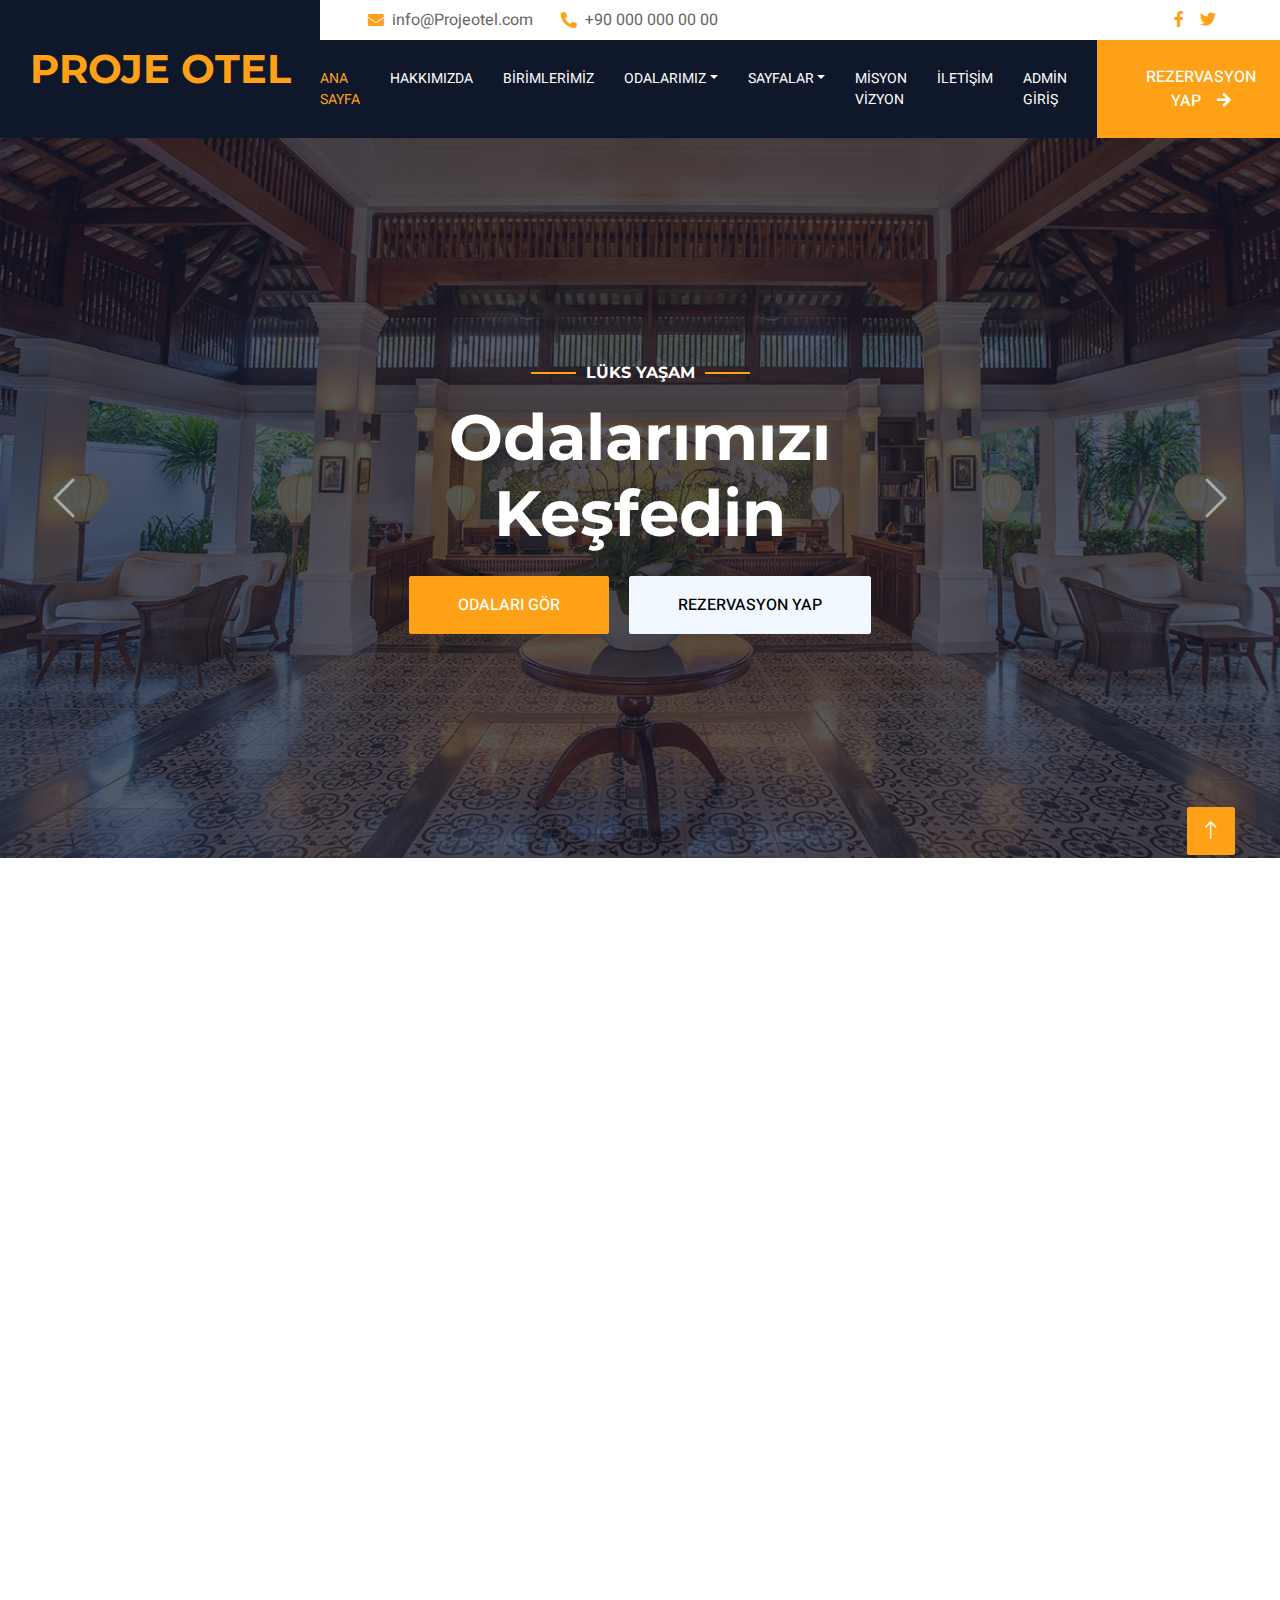
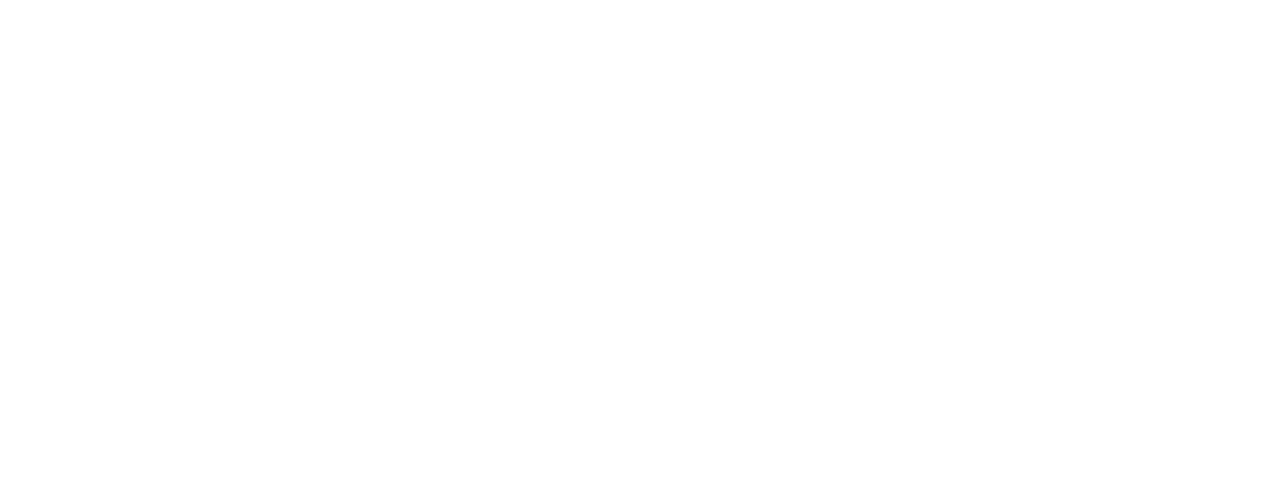
<file: index.html>
<!DOCTYPE html>
<html lang="tr">

<head>
    <meta charset="utf-8">
    <title>Proje Otel - Kocaeli'nin Lüks Rezervasyon Sitesi</title>
    <meta content="width=device-width, initial-scale=1.0" name="viewport">
    <meta content="Otel Rezervasyon, Kocaeli, Lüks Odalar, Tatil, Kampanyalar" name="keywords">
    <meta content="Kocaeli'nin en lüks otelinde en uygun fiyatlarla rezervasyon yapın. Güncel oda ve hizmetlerimizi keşfedin." name="description">

    <link href="img/favicon.ico" rel="icon">

    <link rel="preconnect" href="https://fonts.googleapis.com">
    <link rel="preconnect" href="https://fonts.gstatic.com" crossorigin>
    <link href="https://fonts.googleapis.com/css2?family=Heebo:wght@400;500;600;700&family=Montserrat:wght@400;500;600;700&display=swap" rel="stylesheet">  

    <link href="https://cdnjs.cloudflare.com/ajax/libs/font-awesome/5.10.0/css/all.min.css" rel="stylesheet">
    <link href="https://cdn.jsdelivr.net/npm/bootstrap-icons@1.4.1/font/bootstrap-icons.css" rel="stylesheet">

    <link href="lib/animate/animate.min.css" rel="stylesheet">
    <link href="lib/owlcarousel/assets/owl.carousel.min.css" rel="stylesheet">
    <link href="lib/tempusdominus/css/tempusdominus-bootstrap-4.min.css" rel="stylesheet" />

    <link href="css/bootstrap.min.css" rel="stylesheet">

    <link href="css/style.css" rel="stylesheet">
</head>

<body>
    <div class="container-xxl bg-white p-0">
        <div id="spinner" class="bg-white position-fixed translate-middle w-100 vh-100 top-50 start-50 d-flex align-items-center justify-content-center">
            <div class="spinner-border text-primary" style="width: 3rem; height: 3rem;" role="status">
                <span class="sr-only">Yükleniyor...</span>
            </div>
        </div>
        <div class="container-fluid bg-dark px-0">
            <div class="row gx-0">
                <div class="col-lg-3 bg-dark d-none d-lg-block">
                    <a href="index.html" class="navbar-brand w-100 h-100 m-0 p-0 d-flex align-items-center justify-content-center">
                        <h1 class="m-0 text-primary text-uppercase">Proje Otel</h1>
                    </a>
                </div>
                <div class="col-lg-9">
                    <div class="row gx-0 bg-white d-none d-lg-flex">
                        <div class="col-lg-7 px-5 text-start">
                            <div class="h-100 d-inline-flex align-items-center py-2 me-4">
                                <i class="fa fa-envelope text-primary me-2"></i>
                                <p class="mb-0">info@Projeotel.com</p>
                            </div>
                            <div class="h-100 d-inline-flex align-items-center py-2">
                                <i class="fa fa-phone-alt text-primary me-2"></i>
                                <p class="mb-0">+90 000 000 00 00</p>
                            </div>
                        </div>
                        <div class="col-lg-5 px-5 text-end">
                            <div class="d-inline-flex align-items-center py-2">
                                <a class="me-3" href=""><i class="fab fa-facebook-f"></i></a>
                                <a class="me-3" href=""><i class="fab fa-twitter"></i></a>
                            </div>
                        </div>
                    </div>
                    <nav class="navbar navbar-expand-lg bg-dark navbar-dark p-3 p-lg-0">
                        <a href="index.html" class="navbar-brand d-block d-lg-none">
                            <h1 class="m-0 text-primary text-uppercase">Proje Otel</h1>
                        </a>
                        <button type="button" class="navbar-toggler" data-bs-toggle="collapse" data-bs-target="#navbarCollapse">
                            <span class="navbar-toggler-icon"></span>
                        </button>
                        <div class="collapse navbar-collapse justify-content-between" id="navbarCollapse">
                            <div class="navbar-nav mr-auto py-0">
                                <a href="index.html" class="nav-item nav-link active">Ana Sayfa</a>
                                <a href="about.html" class="nav-item nav-link">Hakkımızda</a>
                                <a href="service.html" class="nav-item nav-link">Birimlerimiz</a>
                                <div class="nav-item dropdown">
                                    <a href="#" class="nav-link dropdown-toggle" data-bs-toggle="dropdown">Odalarımız</a>
                                    <div class="dropdown-menu rounded-0 m-0">
                                        <a href="room.html" class="dropdown-item">Tüm Odalar</a>
                                        <a href="room_suit.html" class="dropdown-item">Suit Oda</a>
                                        <a href="room_standart.html" class="dropdown-item">Standart Oda</a>
                                        <a href="room_family.html" class="dropdown-item">Aile Odası</a>
                                    </div>
                                </div>
                                <div class="nav-item dropdown">
                                    <a href="#" class="nav-link dropdown-toggle" data-bs-toggle="dropdown">Sayfalar</a>
                                    <div class="dropdown-menu rounded-0 m-0">
                                        
                                        <a href="sayilarla_otelimiz.html" class="dropdown-item">Sayılarla Otelimiz</a>
                                        <a href="tum_duyurular.html" class="dropdown-item">Tüm Duyurular</a>
                                    </div>
                                </div>
                                <a href="misyon_vizyon.html" class="nav-item nav-link">Misyon   Vizyon </a>
                                <a href="contact.html" class="nav-item nav-link">İletişim</a>
                                <a href="admin_duyuru_ekle.html" class="nav-item nav-link" target="_blank">Admin Giriş</a>
                            </div>
                            <a href="booking.html" class="btn btn-primary rounded-0 py-4 px-md-5 d-none d-lg-block">Rezervasyon Yap<i class="fa fa-arrow-right ms-3"></i></a>
                        </div>
                    </nav>
                </div>
            </div>
        </div>
        <div class="container-fluid p-0 mb-5">
            <div id="header-carousel" class="carousel slide" data-bs-ride="carousel" data-bs-interval="3500">
                <div class="carousel-inner">
                    <div class="carousel-item active">
                        <img class="w-100" src="img/carousel-1.jpg" alt="Suit Oda">
                        <div class="carousel-caption d-flex flex-column align-items-center justify-content-center">
                            <div class="p-3" style="max-width: 700px;">
                                <h6 class="section-title text-white text-uppercase mb-3 animated slideInDown">Lüks Yaşam</h6>
                                <h1 class="display-3 text-white mb-4 animated slideInDown"> Odalarımızı Keşfedin</h1>
                                <a href="room.html" class="btn btn-primary py-md-3 px-md-5 me-3 animated slideInLeft">Odaları Gör</a>
                                <a href="booking.html" class="btn btn-light py-md-3 px-md-5 animated slideInRight">Rezervasyon Yap</a>
                            </div>
                        </div>
                    </div>
                    <div class="carousel-item">
                        <img class="w-100" src="img/carousel-2.jpg" alt="Restoran">
                        <div class="carousel-caption d-flex flex-column align-items-center justify-content-center">
                            <div class="p-3" style="max-width: 700px;">
                                <h6 class="section-title text-white text-uppercase mb-3 animated slideInDown">Gurme Deneyim</h6>
                                <h1 class="display-3 text-white mb-4 animated slideInDown">5 Yıldızlı Restoranımız</h1>
                                <a href="service_restaurant.html" class="btn btn-primary py-md-3 px-md-5 me-3 animated slideInLeft">Menüyü İncele</a>
                                <a href="booking.html" class="btn btn-light py-md-3 px-md-5 animated slideInRight">Rezervasyon Yap</a>
                            </div>
                        </div>
                    </div>
                    <div class="carousel-item">
                        <img class="w-100" src="img/carousel-3.jpeg" alt="SPA">
                        <div class="carousel-caption d-flex flex-column align-items-center justify-content-center">
                            <div class="p-3" style="max-width: 700px;">
                                <h6 class="section-title text-white text-uppercase mb-3 animated slideInDown">Yenilenme Vakti</h6>
                                <h1 class="display-3 text-white mb-4 animated slideInDown">Özel SPA Merkezi</h1>
                                <a href="service_spa.html" class="btn btn-primary py-md-3 px-md-5 me-3 animated slideInLeft">Hizmetleri Gör</a>
                                <a href="contact.html" class="btn btn-light py-md-3 px-md-5 animated slideInRight">Bilgi Alın</a>
                            </div>
                        </div>
                    </div>
                </div>
                <button class="carousel-control-prev" type="button" data-bs-target="#header-carousel"
                    data-bs-slide="prev">
                    <span class="carousel-control-prev-icon" aria-hidden="true"></span>
                    <span class="visually-hidden">Önceki</span>
                </button>
                <button class="carousel-control-next" type="button" data-bs-target="#header-carousel"
                    data-bs-slide="next">
                    <span class="carousel-control-next-icon" aria-hidden="true"></span>
                    <span class="visually-hidden">Sonraki</span>
                </button>
            </div>
        </div>
        <div class="container-xxl py-5">
            <div class="container">
                <div class="text-center wow fadeInUp" data-wow-delay="0.1s">
                    <h6 class="section-title text-center text-primary text-uppercase">Fırsatlar ve Kampanyalar</h6>
                    <h1 class="mb-5">Güncel <span class="text-primary text-uppercase">Duyurularımızı</span> Keşfedin</h1>
                </div>

                <div class="row g-4 justify-content-center">
                    
                    <div class="col-lg-4 col-md-6 wow fadeInUp" data-wow-delay="0.1s">
                        <div class="room-item shadow rounded overflow-hidden">
                            <div class="p-4 mt-2">
                                <div class="d-flex justify-content-between mb-3">
                                    <h5 class="mb-0">Yılbaşı Gala Rezervasyonu</h5>
                                    <small class="fa fa-calendar text-primary pt-1"> 28.11.2025</small>
                                </div>
                                <p class="text-body mb-3">Canlı müzik ve özel menü ile yeni yılı kutlamak için yerinizi erken ayırtın. İlk 50 misafire özel indirimler!</p>
                                <a href="#" class="btn btn-sm btn-primary py-2 px-4" data-bs-toggle="modal" data-bs-target="#duyuruModal1">Detaylı Gör</a>
                            </div>
                        </div>
                    </div>
                    
                    <div class="col-lg-4 col-md-6 wow fadeInUp" data-wow-delay="0.3s">
                        <div class="room-item shadow rounded overflow-hidden">
                            <div class="p-4 mt-2">
                                <div class="d-flex justify-content-between mb-3">
                                    <h5 class="mb-0">Kış SPA İndirimleri Başladı!</h5>
                                    <small class="fa fa-calendar text-primary pt-1"> 10.11.2025</small>
                                </div>
                                <p class="text-body mb-3">Kış aylarında ruhunuzu dinlendirin. Tüm masaj paketlerinde %15 indirim fırsatı.</p>
                                <a href="#" class="btn btn-sm btn-primary py-2 px-4" data-bs-toggle="modal" data-bs-target="#duyuruModal2">Detaylı Gör</a>
                            </div>
                        </div>
                    </div>
                    
                    <div class="col-lg-4 col-md-6 wow fadeInUp" data-wow-delay="0.5s">
                        <div class="room-item shadow rounded overflow-hidden">
                            <div class="p-4 mt-2">
                                <div class="d-flex justify-content-between mb-3">
                                    <h5 class="mb-0">Yeni Restoran Menüsü</h5>
                                    <small class="fa fa-calendar text-primary pt-1"> 01.10.2025</small>
                                </div>
                                <p class="text-body mb-3">Şefimizin hazırladığı yeni mevsimlik lezzetleri tadın. İlk hafta deneme menüsü %10 indirimli.</p>
                                <a href="#" class="btn btn-sm btn-primary py-2 px-4" data-bs-toggle="modal" data-bs-target="#duyuruModal3">Detaylı Gör</a>
                            </div>
                        </div>
                    </div>

                    <div class="col-lg-4 col-md-6 wow fadeInUp" data-wow-delay="0.7s">
                        <div class="room-item shadow rounded overflow-hidden">
                            <div class="p-4 mt-2">
                                <div class="d-flex justify-content-between mb-3">
                                    <h5 class="mb-0">Kocaeli Üniversitesi Öğrencilerine Özel Fırsat</h5>
                                    <small class="fa fa-calendar text-primary pt-1"> 05.09.2025</small>
                                </div>
                                <p class="text-body mb-3">Kocaeli Üniversitesi öğrencisi veya personeli misafirlerimiz için %10 ek indirim fırsatı.</p>
                                <a href="#" class="btn btn-sm btn-primary py-2 px-4" data-bs-toggle="modal" data-bs-target="#duyuruModal4">Detaylı Gör</a>
                            </div>
                        </div>
                    </div>

                    <div class="col-lg-4 col-md-6 wow fadeInUp" data-wow-delay="0.9s">
                        <div class="room-item shadow rounded overflow-hidden">
                            <div class="p-4 mt-2">
                                <div class="d-flex justify-content-between mb-3">
                                    <h5 class="mb-0">Yıl Dönümü Kutlaması Kampanyası</h5>
                                    <small class="fa fa-calendar text-primary pt-1"> 15.08.2025</small>
                                </div>
                                <p class="text-body mb-3">Evlilik veya tanışma yıl dönümünüz için özel oda süslemesi ve ücretsiz şarap ikramı kampanyası.</p>
                                <a href="#" class="btn btn-sm btn-primary py-2 px-4" data-bs-toggle="modal" data-bs-target="#duyuruModal5">Detaylı Gör</a>
                            </div>
                        </div>
                    </div>
                </div>

                <div class="col-12 text-center mt-5 wow fadeInUp" data-wow-delay="0.7s">
                    <a class="btn btn-primary py-3 px-5" href="tum_duyurular.html">Tüm Duyuruları Gör &raquo;</a>
                </div>
                
            </div>
        </div>
        <div class="container-fluid bg-dark text-light footer wow fadeIn" data-wow-delay="0.1s">
            <div class="container py-5">
                <div class="row g-5">
                    
                    <div class="col-lg-3 col-md-6">
                        <div class="bg-primary rounded p-4">
                            <a href="index.html"><h1 class="text-white text-uppercase mb-3">Proje Otel</h1></a>
                            <p class="text-white mb-0" style="font-size: 0.9rem;">
                                Proje Yazar Bilgisi <br>Yusuf Çelebi<br>231307036
                            </p>
                        </div>
                    </div>
                    
                    <div class="col-lg-3 col-md-6">
                        <h6 class="section-title text-start text-primary text-uppercase mb-4">İletişim</h6>
                        <p class="mb-2"><i class="fa fa-map-marker-alt me-3"></i>İzmit, Kocaeli, Türkiye</p>
                        <p class="mb-2"><i class="fa fa-phone-alt me-3"></i>+90 000 000 00 00</p>
                        <p class="mb-2"><i class="fa fa-envelope me-3"></i>info@Projeotel.com</p>
                        <div class="d-flex pt-2">
                            <a class="btn btn-outline-light btn-social" href=""><i class="fab fa-twitter"></i></a>
                            <a class="btn btn-outline-light btn-social" href=""><i class="fab fa-facebook-f"></i></a>
                        </div>
                    </div>
                    
                    <div class="col-lg-3 col-md-6">
                        <h6 class="section-title text-start text-primary text-uppercase mb-4">Şirket</h6>
                        <a class="btn btn-link" href="about.html">Hakkımızda</a>
                        <a class="btn btn-link" href="service.html">Birimlerimiz</a>
                        <a class="btn btn-link" href="misyon_vizyon.html">Misyon & Vizyon</a>
                        <a class="btn btn-link" href="tum_duyurular.html">Duyurular</a>
                        <a class="btn btn-link" href="contact.html">İletişim</a>
                    </div>
                    
                    <div class="col-lg-3 col-md-6">
                        <h6 class="section-title text-start text-primary text-uppercase mb-4">Hizmetler</h6>
                        <a class="btn btn-link" href="service.html">Yemek & Restoran</a>
                        <a class="btn btn-link" href="service.html">Spa & Fitness</a>
                        <a class="btn btn-link" href="service.html">Etkinlikler</a>
                        <a class="btn btn-link" href="booking.html">Online Rezervasyon</a>
                    </div>
                </div>
            </div>
            
            <div class="container">
                <div class="copyright">
                    <div class="row">
                        <div class="col-md-6 text-center text-md-start mb-3 mb-md-0">
                            &copy; <a class="border-bottom" href="#">Proje Otel</a>, Tüm Hakları Saklıdır. 
                        </div>
                        <div class="col-md-6 text-center text-md-end">
                            <div class="footer-menu">
                                <a href="index.html">Ana Sayfa</a>
                                <a href="contact.html">Yardım</a>
                            </div>
                        </div>
                    </div>
                </div>
            </div>
        </div>
        <div class="modal fade" id="duyuruModal1" tabindex="-1" aria-labelledby="duyuruModal1Label" aria-hidden="true">
            <div class="modal-dialog modal-dialog-centered modal-lg">
                <div class="modal-content">
                    <div class="modal-header">
                        <h5 class="modal-title text-primary" id="duyuruModal1Label">Yılbaşı Gala Rezervasyonu Detayları</h5>
                        <button type="button" class="btn-close" data-bs-dismiss="modal" aria-label="Close"></button>
                    </div>
                    <div class="modal-body">
                        <h6>Gecenin Programı</h6>
                        <p>Yılbaşı gecesi programımız saat 20:00'de kokteyl ile başlayacak, 21:30'da Ana Salon'da Canlı Orkestra eşliğinde devam edecektir. Gece boyunca sürpriz gösteriler ve çekilişler yapılacaktır.</p>
                        <p><strong>Fiyatlandırma:</strong> Kişi başı 1200 TL (Yemek ve sınırsız yerli içecek dahil).</p>
                        <hr>
                        <h6>Eklenebilir Dosya Simülasyonu (İçerik Yönetim Mantığı)</h6>
                        <p>Menü: <a href="#" target="_blank"><i class="fa fa-file-pdf text-danger me-1"></i> Yılbaşı Özel Menüsü (PDF)</a></p>
                        <p>Görsel: <a href="#" target="_blank"><i class="fa fa-image text-success me-1"></i> Gala Afişi</a></p>
                    </div>
                    <div class="modal-footer">
                        <button type="button" class="btn btn-secondary" data-bs-dismiss="modal">Kapat</button>
                        <a href="booking.html" class="btn btn-primary">Rezervasyon Yap</a>
                    </div>
                </div>
            </div>
        </div>
        
        <div class="modal fade" id="duyuruModal2" tabindex="-1" aria-labelledby="duyuruModal2Label" aria-hidden="true">
            <div class="modal-dialog modal-dialog-centered modal-lg">
                <div class="modal-content">
                    <div class="modal-header">
                        <h5 class="modal-title text-primary" id="duyuruModal2Label">Kış SPA İndirimleri Detayları</h5>
                        <button type="button" class="btn-close" data-bs-dismiss="modal" aria-label="Close"></button>
                    </div>
                    <div class="modal-body">
                        <h6>Kampanya Koşulları</h6>
                        <p>Kış dönemi (Aralık-Şubat) boyunca geçerli olan bu indirim tüm masaj ve cilt bakımı paketlerinde geçerlidir. Hafta sonu %10, hafta içi %15 indirim uygulanır.</p>
                        <hr>
                        <h6>Eklenebilir Dosya Simülasyonu</h6>
                        <p>Belge: <a href="#" target="_blank"><i class="fa fa-file-word text-info me-1"></i> Kampanya Şartnamesi (Word)</a></p>
                    </div>
                    <div class="modal-footer">
                        <button type="button" class="btn btn-secondary" data-bs-dismiss="modal">Kapat</button>
                    </div>
                </div>
            </div>
        </div>
        
        <div class="modal fade" id="duyuruModal3" tabindex="-1" aria-labelledby="duyuruModal3Label" aria-hidden="true">
            <div class="modal-dialog modal-dialog-centered modal-lg">
                <div class="modal-content">
                    <div class="modal-header">
                        <h5 class="modal-title text-primary" id="duyuruModal3Label">Yeni Restoran Menüsü Detayları</h5>
                        <button type="button" class="btn-close" data-bs-dismiss="modal" aria-label="Close"></button>
                    </div>
                    <div class="modal-body">
                        <p>Yeni menümüz, Şef Ahmet Kaya'nın imzasını taşıyan yöresel ve modern lezzetleri bir araya getiriyor. İlk haftaya özel deneme menüsü fırsatını kaçırmayın.</p>
                    </div>
                    <div class="modal-footer">
                        <button type="button" class="btn btn-secondary" data-bs-dismiss="modal">Kapat</button>
                    </div>
                </div>
            </div>
        </div>

        <div class="modal fade" id="duyuruModal4" tabindex="-1" aria-labelledby="duyuruModal4Label" aria-hidden="true">
            <div class="modal-dialog modal-dialog-centered modal-lg">
                <div class="modal-content">
                    <div class="modal-header">
                        <h5 class="modal-title text-primary" id="duyuruModal4Label">Kocaeli Üniversitesi Öğrenci İndirimi Detayları</h5>
                        <button type="button" class="btn-close" data-bs-dismiss="modal" aria-label="Close"></button>
                    </div>
                    <div class="modal-body">
                        <h6>Kampanya Koşulları</h6>
                        <p>Bu özel indirimden faydalanmak için, check-in sırasında geçerli öğrenci veya personel kimlik kartının ibraz edilmesi zorunludur. İndirim sadece oda konaklama ücreti üzerinden hesaplanır.</p>
                        <hr>
                        <h6>Eklenebilir Dosya Simülasyonu</h6>
                        <p>Belge: <a href="#" target="_blank"><i class="fa fa-file-pdf text-danger me-1"></i> Kampanya Detayları (PDF)</a></p>
                    </div>
                    <div class="modal-footer">
                        <button type="button" class="btn btn-secondary" data-bs-dismiss="modal">Kapat</button>
                        <a href="contact.html" class="btn btn-primary">Bilgi Alın</a>
                    </div>
                </div>
            </div>
        </div>

        <div class="modal fade" id="duyuruModal5" tabindex="-1" aria-labelledby="duyuruModal5Label" aria-hidden="true">
            <div class="modal-dialog modal-dialog-centered modal-lg">
                <div class="modal-content">
                    <div class="modal-header">
                        <h5 class="modal-title text-primary" id="duyuruModal5Label">Yıl Dönümü Kutlaması Kampanyası Detayları</h5>
                        <button type="button" class="btn-close" data-bs-dismiss="modal" aria-label="Close"></button>
                    </div>
                    <div class="modal-body">
                        <h6>Hizmet Detayları</h6>
                        <p>Evlilik veya tanışma yıl dönümünü otelimizde kutlayan misafirlerimize, özel bir karşılama, oda süslemesi ve yöresel şarap ikramı ücretsizdir. Rezervasyon notuna özel taleplerinizi ekleyebilirsiniz.</p>
                        <hr>
                        <h6>Eklenebilir Dosya Simülasyonu</h6>
                        <p>Görsel: <a href="#" target="_blank"><i class="fa fa-image text-success me-1"></i> Oda Süslemesi Örnekleri</a></p>
                    </div>
                    <div class="modal-footer">
                        <button type="button" class="btn btn-secondary" data-bs-dismiss="modal">Kapat</button>
                        <a href="booking.html" class="btn btn-primary">Rezervasyon Yap</a>
                    </div>
                </div>
            </div>
        </div>

        <a href="#" class="btn btn-lg btn-primary btn-lg-square back-to-top"><i class="bi bi-arrow-up"></i></a>
    </div>

    <script src="https://code.jquery.com/jquery-3.4.1.min.js"></script>
    <script src="https://cdn.jsdelivr.net/npm/bootstrap@5.0.0/dist/js/bootstrap.bundle.min.js"></script>
    <script src="lib/wow/wow.min.js"></script>
    <script src="lib/easing/easing.min.js"></script>
    <script src="lib/waypoints/waypoints.min.js"></script>
    <script src="lib/counterup/counterup.min.js"></script>
    <script src="lib/owlcarousel/owl.carousel.min.js"></script>
    <script src="lib/tempusdominus/js/moment.min.js"></script>
    <script src="lib/tempusdominus/js/moment-timezone.min.js"></script>
    <script src="lib/tempusdominus/js/tempusdominus-bootstrap-4.min.js"></script>

    <script src="js/main.js"></script>
</body>

</html>
</file>
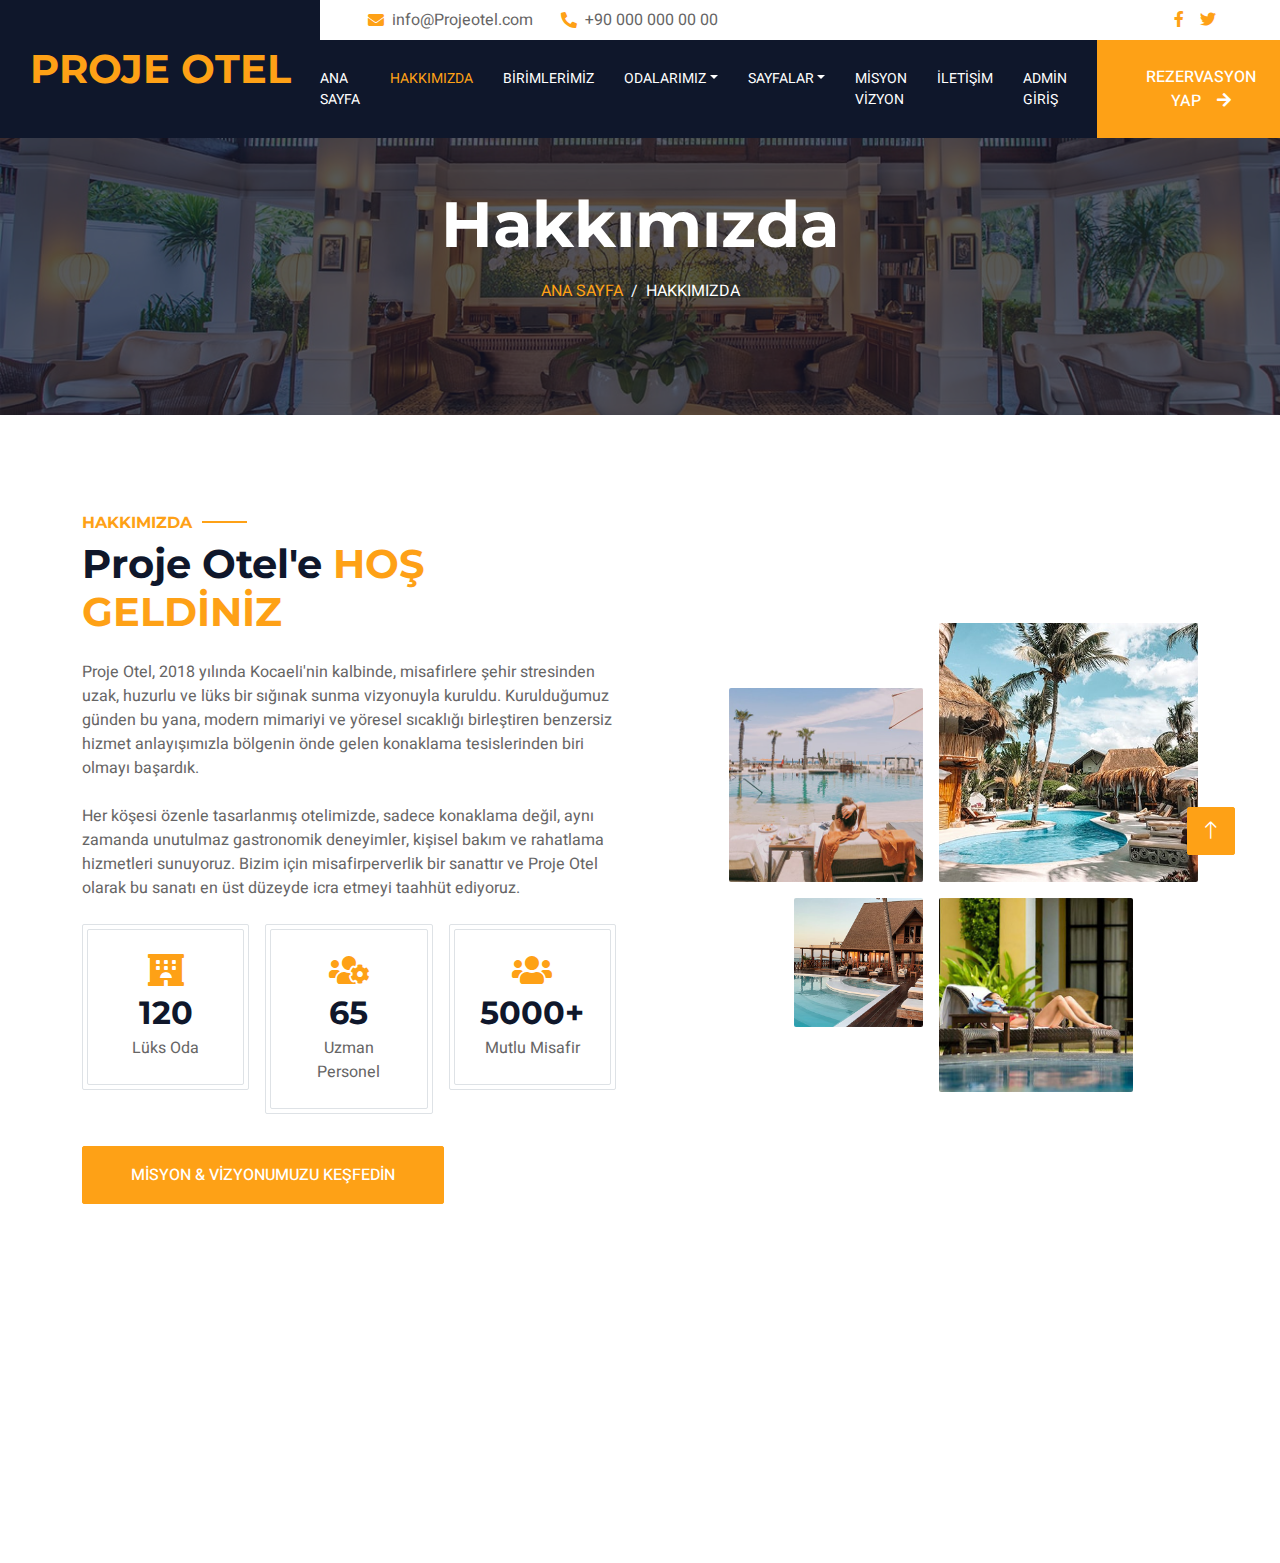
<file: about.html>
<!DOCTYPE html>
<html lang="tr">

<head>
    <meta charset="utf-8">
    <title>Hakkımızda - Proje Otel</title>
    <meta content="width=device-width, initial-scale=1.0" name="viewport">
    <meta content="Proje Otel kuruluş hikayesi, değerleri ve kurumsal bilgiler" name="keywords">
    <meta content="Kocaeli'nde lüks ve konfor sunan Proje Otel'in hikayesi ve değerleri." name="description">

    <link href="img/favicon.ico" rel="icon">

    <link rel="preconnect" href="https://fonts.googleapis.com">
    <link rel="preconnect" href="https://fonts.gstatic.com" crossorigin>
    <link href="https://fonts.googleapis.com/css2?family=Heebo:wght@400;500;600;700&family=Montserrat:wght@400;500;600;700&display=swap" rel="stylesheet">  

    <link href="https://cdnjs.cloudflare.com/ajax/libs/font-awesome/5.10.0/css/all.min.css" rel="stylesheet">
    <link href="https://cdn.jsdelivr.net/npm/bootstrap-icons@1.4.1/font/bootstrap-icons.css" rel="stylesheet">

    <link href="lib/animate/animate.min.css" rel="stylesheet">
    <link href="lib/owlcarousel/assets/owl.carousel.min.css" rel="stylesheet">
    <link href="lib/tempusdominus/css/tempusdominus-bootstrap-4.min.css" rel="stylesheet" />

    <link href="css/bootstrap.min.css" rel="stylesheet">

    <link href="css/style.css" rel="stylesheet">
</head>

<body>
    <div class="container-xxl bg-white p-0">
        <div id="spinner" class="bg-white position-fixed translate-middle w-100 vh-100 top-50 start-50 d-flex align-items-center justify-content-center">
            <div class="spinner-border text-primary" style="width: 3rem; height: 3rem;" role="status">
                <span class="sr-only">Yükleniyor...</span>
            </div>
        </div>
        <div class="container-fluid bg-dark px-0">
            <div class="row gx-0">
                <div class="col-lg-3 bg-dark d-none d-lg-block">
                    <a href="index.html" class="navbar-brand w-100 h-100 m-0 p-0 d-flex align-items-center justify-content-center">
                        <h1 class="m-0 text-primary text-uppercase">Proje Otel</h1>
                    </a>
                </div>
                <div class="col-lg-9">
                    <div class="row gx-0 bg-white d-none d-lg-flex">
                        <div class="col-lg-7 px-5 text-start">
                            <div class="h-100 d-inline-flex align-items-center py-2 me-4">
                                <i class="fa fa-envelope text-primary me-2"></i>
                                <p class="mb-0">info@Projeotel.com</p>
                            </div>
                            <div class="h-100 d-inline-flex align-items-center py-2">
                                <i class="fa fa-phone-alt text-primary me-2"></i>
                                <p class="mb-0">+90 000 000 00 00</p>
                            </div>
                        </div>
                        <div class="col-lg-5 px-5 text-end">
                            <div class="d-inline-flex align-items-center py-2">
                                <a class="me-3" href=""><i class="fab fa-facebook-f"></i></a>
                                <a class="me-3" href=""><i class="fab fa-twitter"></i></a>
                            </div>
                        </div>
                    </div>
                    <nav class="navbar navbar-expand-lg bg-dark navbar-dark p-3 p-lg-0">
                        <a href="index.html" class="navbar-brand d-block d-lg-none">
                            <h1 class="m-0 text-primary text-uppercase">Proje Otel</h1>
                        </a>
                        <button type="button" class="navbar-toggler" data-bs-toggle="collapse" data-bs-target="#navbarCollapse">
                            <span class="navbar-toggler-icon"></span>
                        </button>
                        <div class="collapse navbar-collapse justify-content-between" id="navbarCollapse">
                            <div class="navbar-nav mr-auto py-0">
                                <a href="index.html" class="nav-item nav-link">Ana Sayfa</a>
                                <a href="about.html" class="nav-item nav-link active">Hakkımızda</a>
                                <a href="service.html" class="nav-item nav-link">Birimlerimiz</a>
                                <div class="nav-item dropdown">
                                    <a href="#" class="nav-link dropdown-toggle" data-bs-toggle="dropdown">Odalarımız</a>
                                    <div class="dropdown-menu rounded-0 m-0">
                                        <a href="room.html" class="dropdown-item">Tüm Odalar</a>
                                        <a href="room_suit.html" class="dropdown-item">Suit Odal</a>
                                        <a href="room_standart.html" class="dropdown-item">Standart Oda</a>
                                        <a href="room_family.html" class="dropdown-item">Aile Odası</a>
                                    </div>
                                </div>
                                <div class="nav-item dropdown">
                                    <a href="#" class="nav-link dropdown-toggle" data-bs-toggle="dropdown">Sayfalar</a>
                                    <div class="dropdown-menu rounded-0 m-0">
                                        
                                        <a href="sayilarla_otelimiz.html" class="dropdown-item">Sayılarla Otelimiz</a>
                                        <a href="tum_duyurular.html" class="dropdown-item">Tüm Duyurular</a>
                                    </div>
                                </div>
                                <a href="misyon_vizyon.html" class="nav-item nav-link">Misyon   Vizyon </a>
                                <a href="contact.html" class="nav-item nav-link">İletişim</a>
                                <a href="admin_duyuru_ekle.html" class="nav-item nav-link" target="_blank">Admin Giriş</a>
                            </div>
                            <a href="booking.html" class="btn btn-primary rounded-0 py-4 px-md-5 d-none d-lg-block">Rezervasyon Yap<i class="fa fa-arrow-right ms-3"></i></a>
                        </div>
                    </nav>
                </div>
            </div>
        </div>
        <div class="container-fluid page-header mb-5 p-0" style="background-image: url(img/carousel-1.jpg);">
            <div class="container-fluid page-header-inner py-5">
                <div class="container text-center pb-5">
                    <h1 class="display-3 text-white mb-3 animated slideInDown">Hakkımızda</h1>
                    <nav aria-label="breadcrumb">
                        <ol class="breadcrumb justify-content-center text-uppercase">
                            <li class="breadcrumb-item"><a href="index.html">Ana Sayfa</a></li>
                            <li class="breadcrumb-item text-white active" aria-current="page">Hakkımızda</li>
                        </ol>
                    </nav>
                </div>
            </div>
        </div>
        <div class="container-xxl py-5">
            <div class="container">
                <div class="row g-5 align-items-center">
                    <div class="col-lg-6">
                        <h6 class="section-title text-start text-primary text-uppercase">Hakkımızda</h6>
                        <h1 class="mb-4">Proje Otel'e <span class="text-primary text-uppercase">Hoş Geldiniz</span></h1>
                        
                        <p class="mb-4">
                            Proje Otel, 2018 yılında Kocaeli'nin kalbinde, misafirlere şehir stresinden uzak, huzurlu ve lüks bir sığınak sunma vizyonuyla kuruldu. Kurulduğumuz günden bu yana, modern mimariyi ve yöresel sıcaklığı birleştiren benzersiz hizmet anlayışımızla bölgenin önde gelen konaklama tesislerinden biri olmayı başardık.
                        </p>
                        <p class="mb-4">
                            Her köşesi özenle tasarlanmış otelimizde, sadece konaklama değil, aynı zamanda unutulmaz gastronomik deneyimler, kişisel bakım ve rahatlama hizmetleri sunuyoruz. Bizim için misafirperverlik bir sanattır ve Proje Otel olarak bu sanatı en üst düzeyde icra etmeyi taahhüt ediyoruz.
                        </p>
                        
                        <div class="row g-3 pb-4">
                            <div class="col-sm-4 wow fadeIn" data-wow-delay="0.1s">
                                <div class="border rounded p-1">
                                    <div class="border rounded text-center p-4">
                                        <i class="fa fa-hotel fa-2x text-primary mb-2"></i>
                                        <h2 class="mb-1" data-toggle="counter-up">120</h2>
                                        <p class="mb-0">Lüks Oda</p>
                                    </div>
                                </div>
                            </div>
                            <div class="col-sm-4 wow fadeIn" data-wow-delay="0.3s">
                                <div class="border rounded p-1">
                                    <div class="border rounded text-center p-4">
                                        <i class="fa fa-users-cog fa-2x text-primary mb-2"></i>
                                        <h2 class="mb-1" data-toggle="counter-up">65</h2>
                                        <p class="mb-0">Uzman Personel</p>
                                    </div>
                                </div>
                            </div>
                            <div class="col-sm-4 wow fadeIn" data-wow-delay="0.5s">
                                <div class="border rounded p-1">
                                    <div class="border rounded text-center p-4">
                                        <i class="fa fa-users fa-2x text-primary mb-2"></i>
                                        <h2 class="mb-1" data-toggle="counter-up">5000+</h2>
                                        <p class="mb-0">Mutlu Misafir</p>
                                    </div>
                                </div>
                            </div>
                        </div>
                        <a class="btn btn-primary py-3 px-5 mt-2" href="misyon_vizyon.html">Misyon & Vizyonumuzu Keşfedin</a>
                    </div>
                    
                    <div class="col-lg-6">
                        <div class="row g-3">
                            <div class="col-6 text-end">
                                <img class="img-fluid rounded w-75 wow zoomIn" data-wow-delay="0.1s" src="img/about-1.jpg" style="margin-top: 25%;">
                            </div>
                            <div class="col-6 text-start">
                                <img class="img-fluid rounded w-100 wow zoomIn" data-wow-delay="0.3s" src="img/about-2.jpg">
                            </div>
                            <div class="col-6 text-end">
                                <img class="img-fluid rounded w-50 wow zoomIn" data-wow-delay="0.5s" src="img/about-3.jpg">
                            </div>
                            <div class="col-6 text-start">
                                <img class="img-fluid rounded w-75 wow zoomIn" data-wow-delay="0.7s" src="img/about-4.jpg">
                            </div>
                        </div>
                    </div>
                </div>
            </div>
        </div>
        
        <div class="container-fluid bg-dark text-light footer wow fadeIn" data-wow-delay="0.1s">
            <div class="container py-5">
                <div class="row g-5">
                    
                    <div class="col-lg-3 col-md-6">
                        <div class="bg-primary rounded p-4">
                            <a href="index.html"><h1 class="text-white text-uppercase mb-3">Proje Otel</h1></a>
                            <p class="text-white mb-0" style="font-size: 0.9rem;">
                                Proje Yazar Bilgisi <br>Yusuf Çelebi<br>231307036
                            </p>
                        </div>
                    </div>
                    
                    <div class="col-lg-3 col-md-6">
                        <h6 class="section-title text-start text-primary text-uppercase mb-4">İletişim</h6>
                        <p class="mb-2"><i class="fa fa-map-marker-alt me-3"></i>İzmit, Kocaeli, Türkiye</p>
                        <p class="mb-2"><i class="fa fa-phone-alt me-3"></i>+90 000 000 00 00</p>
                        <p class="mb-2"><i class="fa fa-envelope me-3"></i>info@Projeotel.com</p>
                        <div class="d-flex pt-2">
                            <a class="btn btn-outline-light btn-social" href=""><i class="fab fa-twitter"></i></a>
                            <a class="btn btn-outline-light btn-social" href=""><i class="fab fa-facebook-f"></i></a>
                        </div>
                    </div>
                    
                    <div class="col-lg-3 col-md-6">
                        <h6 class="section-title text-start text-primary text-uppercase mb-4">Şirket</h6>
                        <a class="btn btn-link" href="about.html">Hakkımızda</a>
                        <a class="btn btn-link" href="service.html">Birimlerimiz</a>
                        <a class="btn btn-link" href="misyon_vizyon.html">Misyon & Vizyon</a>
                        <a class="btn btn-link" href="tum_duyurular.html">Duyurular</a>
                        <a class="btn btn-link" href="contact.html">İletişim</a>
                    </div>
                    
                    <div class="col-lg-3 col-md-6">
                        <h6 class="section-title text-start text-primary text-uppercase mb-4">Hizmetler</h6>
                        <a class="btn btn-link" href="service.html">Yemek & Restoran</a>
                        <a class="btn btn-link" href="service.html">Spa & Fitness</a>
                        <a class="btn btn-link" href="service.html">Etkinlikler</a>
                        <a class="btn btn-link" href="booking.html">Online Rezervasyon</a>
                    </div>
                </div>
            </div>
            
            <div class="container">
                <div class="copyright">
                    <div class="row">
                        <div class="col-md-6 text-center text-md-start mb-3 mb-md-0">
                            &copy; <a class="border-bottom" href="#">Proje Otel</a>, Tüm Hakları Saklıdır. 
                        </div>
                        <div class="col-md-6 text-center text-md-end">
                            <div class="footer-menu">
                                <a href="index.html">Ana Sayfa</a>
                                <a href="contact.html">Yardım</a>
                            </div>
                        </div>
                    </div>
                </div>
            </div>
        </div>
        <a href="#" class="btn btn-lg btn-primary btn-lg-square back-to-top"><i class="bi bi-arrow-up"></i></a>
    </div>

    <script src="https://code.jquery.com/jquery-3.4.1.min.js"></script>
    <script src="https://cdn.jsdelivr.net/npm/bootstrap@5.0.0/dist/js/bootstrap.bundle.min.js"></script>
    <script src="lib/wow/wow.min.js"></script>
    <script src="lib/easing/easing.min.js"></script>
    <script src="lib/waypoints/waypoints.min.js"></script>
    <script src="lib/counterup/counterup.min.js"></script>
    <script src="lib/owlcarousel/owl.carousel.min.js"></script>
    <script src="lib/tempusdominus/js/moment.min.js"></script>
    <script src="lib/tempusdominus/js/moment-timezone.min.js"></script>
    <script src="lib/tempusdominus/js/tempusdominus-bootstrap-4.min.js"></script>

    <script src="js/main.js"></script>
</body>

</html>
</file>
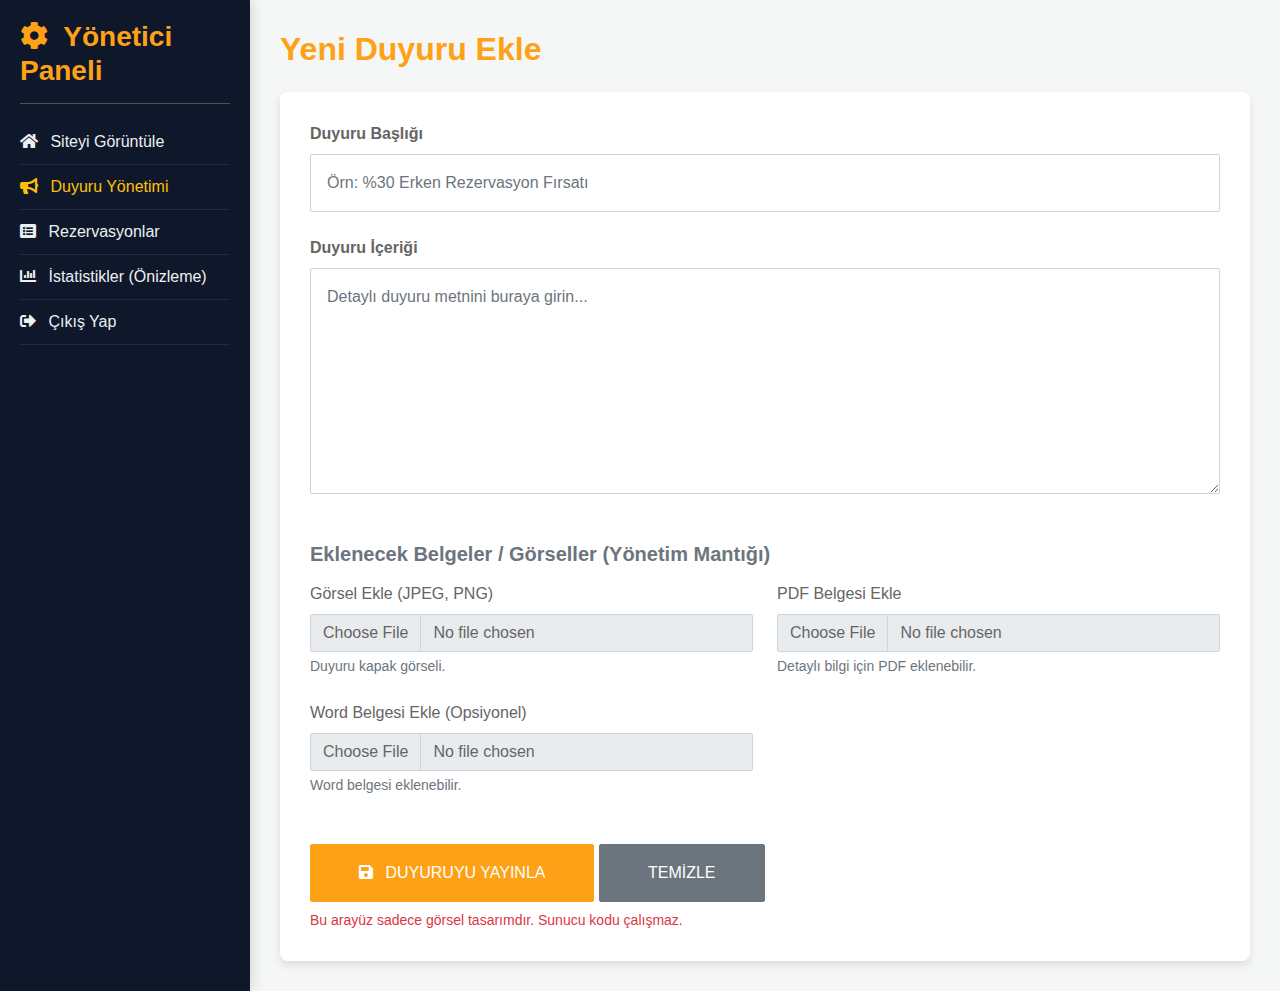
<file: admin_duyuru_ekle.html>
<!DOCTYPE html>
<html lang="tr">

<head>
    <meta charset="utf-8">
    <title>Admin Panel - Duyuru Ekleme</title>
    <meta content="width=device-width, initial-scale=1.0" name="viewport">
    
    <link href="https://cdnjs.cloudflare.com/ajax/libs/font-awesome/5.10.0/css/all.min.css" rel="stylesheet">
    <link href="https://cdn.jsdelivr.net/npm/bootstrap-icons@1.4.1/font/bootstrap-icons.css" rel="stylesheet">
    <link href="css/bootstrap.min.css" rel="stylesheet">
    <link href="css/style.css" rel="stylesheet">

    <style>
        body { background-color: #f4f7f6; } 
        .admin-container { 
            display: flex; 
            min-height: 100vh;
            padding-top: 0 !important; 
        }
        .sidebar { 
            width: 250px; 
            background-color: #0F172B; /* Hotelier Koyu Mavi */
            padding: 20px; 
            color: white; 
            flex-shrink: 0;
            box-shadow: 4px 0 10px rgba(0,0,0,0.1);
        }
        .sidebar h3 { color: #FEA116; /* Hotelier Turuncu */ }
        .sidebar a { 
            display: block; 
            color: #ecf0f1; 
            padding: 10px 0; 
            text-decoration: none; 
            border-bottom: 1px solid #1f2a40; 
            transition: 0.3s;
        }
        .sidebar a:hover { 
            color: #FEA116; 
            padding-left: 5px; 
        }
        .main-content { 
            flex-grow: 1; 
            padding: 30px; 
        }
        .form-section { 
            background: white; 
            padding: 30px; 
            border-radius: 8px; 
            box-shadow: 0 4px 8px rgba(0, 0, 0, 0.1); 
        }
    </style>

</head>

<body>

<div class="admin-container">
    
    <div class="sidebar">
        <h3><i class="fa fa-cog me-2"></i> Yönetici Paneli</h3>
        <hr style="border-color: #FEA116;">
        <a href="index.html" target="_blank"><i class="fa fa-home me-2"></i> Siteyi Görüntüle</a>
        <a href="admin_duyuru_ekle.html" class="text-warning"><i class="fa fa-bullhorn me-2"></i> Duyuru Yönetimi</a>
        <a href="admin_rezervasyonlar.html"><i class="fa fa-list-alt me-2"></i> Rezervasyonlar</a>
        <a href="sayilarla_otelimiz.html" target="_blank"><i class="fa fa-chart-bar me-2"></i> İstatistikler (Önizleme)</a>
        <a href="#"><i class="fa fa-sign-out-alt me-2"></i> Çıkış Yap</a>
    </div>

    <div class="main-content">
        <h2 class="mb-4 text-primary">Yeni Duyuru Ekle</h2>
        
        <div class="form-section">
            <form action="#" method="POST">
                
                <div class="mb-4">
                    <label for="duyuruBaslik" class="form-label fw-bold">Duyuru Başlığı</label>
                    <input type="text" class="form-control p-3" id="duyuruBaslik" placeholder="Örn: %30 Erken Rezervasyon Fırsatı" required>
                </div>

                <div class="mb-4">
                    <label for="duyuruIcerik" class="form-label fw-bold">Duyuru İçeriği</label>
                    <textarea class="form-control p-3" id="duyuruIcerik" rows="8" placeholder="Detaylı duyuru metnini buraya girin..."></textarea>
                </div>
                
                <h5 class="mt-5 mb-3 text-secondary">Eklenecek Belgeler / Görseller (Yönetim Mantığı)</h5>

                <div class="row">
                    
                    <div class="col-md-6 mb-4">
                        <label for="resimYukle" class="form-label">Görsel Ekle (JPEG, PNG)</label>
                        <input class="form-control" type="file" id="resimYukle" accept=".jpg, .jpeg, .png" disabled>
                        <div class="form-text">Duyuru kapak görseli.</div>
                    </div>
                    
                    <div class="col-md-6 mb-4">
                        <label for="pdfYukle" class="form-label">PDF Belgesi Ekle</label>
                        <input class="form-control" type="file" id="pdfYukle" accept=".pdf" disabled>
                        <div class="form-text">Detaylı bilgi için PDF eklenebilir.</div>
                    </div>

                    <div class="col-md-6 mb-4">
                        <label for="wordYukle" class="form-label">Word Belgesi Ekle (Opsiyonel)</label>
                        <input class="form-control" type="file" id="wordYukle" accept=".doc, .docx" disabled>
                        <div class="form-text">Word belgesi eklenebilir.</div>
                    </div>
                    
                    <div class="col-12 mt-4">
                        <button type="submit" class="btn btn-primary py-3 px-5"><i class="fa fa-save me-2"></i> Duyuruyu Yayınla</button>
                        <button type="reset" class="btn btn-secondary py-3 px-5">Temizle</button>
                        <div class="form-text mt-2 text-danger">Bu arayüz sadece görsel tasarımdır. Sunucu kodu çalışmaz.</div>
                    </div>
                </div>

            </form>
        </div>
    </div>
</div>

<script src="https://code.jquery.com/jquery-3.4.1.min.js"></script>
<script src="https://cdn.jsdelivr.net/npm/bootstrap@5.0.0/dist/js/bootstrap.bundle.min.js"></script>
<script src="js/main.js"></script>

</body>

</html>
</file>
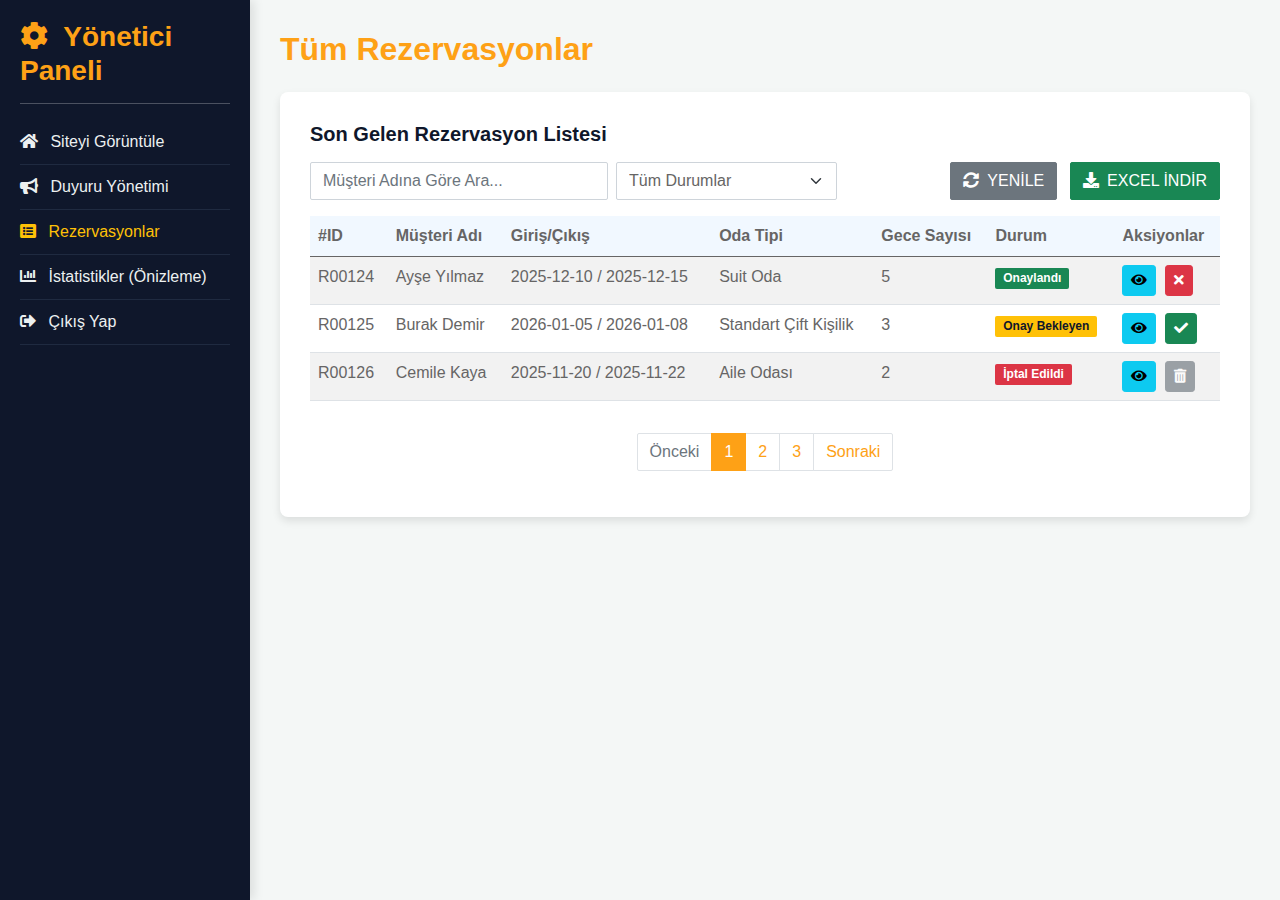
<file: admin_rezervasyonlar.html>
<!DOCTYPE html>
<html lang="tr">

<head>
    <meta charset="utf-8">
    <title>Admin Panel - Rezervasyon Listesi</title>
    <meta content="width=device-width, initial-scale=1.0" name="viewport">
    
    <link href="https://cdnjs.cloudflare.com/ajax/libs/font-awesome/5.10.0/css/all.min.css" rel="stylesheet">
    <link href="https://cdn.jsdelivr.net/npm/bootstrap-icons@1.4.1/font/bootstrap-icons.css" rel="stylesheet">
    <link href="css/bootstrap.min.css" rel="stylesheet">
    <link href="css/style.css" rel="stylesheet">

    <style>
        body { background-color: #f4f7f6; } 
        .admin-container { 
            display: flex; 
            min-height: 100vh;
            padding-top: 0 !important; 
        }
        .sidebar { 
            width: 250px; 
            background-color: #0F172B; /* Hotelier Koyu Mavi */
            padding: 20px; 
            color: white; 
            flex-shrink: 0;
            box-shadow: 4px 0 10px rgba(0,0,0,0.1);
        }
        .sidebar h3 { color: #FEA116; /* Hotelier Turuncu */ }
        .sidebar a { 
            display: block; 
            color: #ecf0f1; 
            padding: 10px 0; 
            text-decoration: none; 
            border-bottom: 1px solid #1f2a40; 
            transition: 0.3s;
        }
        .sidebar a:hover { 
            color: #FEA116; 
            padding-left: 5px; 
        }
        .main-content { 
            flex-grow: 1; 
            padding: 30px; 
        }
        /* İyileştirme: Table-section'ı sarmalayan div ile duyarlılık eklendi */
        .table-responsive-section { 
            background: white; 
            padding: 30px; 
            border-radius: 8px; 
            box-shadow: 0 4px 8px rgba(0, 0, 0, 0.1); 
        }
    </style>

</head>

<body>

<div class="admin-container">
    
    <div class="sidebar">
        <h3><i class="fa fa-cog me-2"></i> Yönetici Paneli</h3>
        <hr style="border-color: #FEA116;">
        <a href="index.html" target="_blank"><i class="fa fa-home me-2"></i> Siteyi Görüntüle</a>
        <a href="admin_duyuru_ekle.html"><i class="fa fa-bullhorn me-2"></i> Duyuru Yönetimi</a>
        <a href="admin_rezervasyonlar.html" class="text-warning"><i class="fa fa-list-alt me-2"></i> Rezervasyonlar</a>
        <a href="sayilarla_otelimiz.html" target="_blank"><i class="fa fa-chart-bar me-2"></i> İstatistikler (Önizleme)</a>
        <a href="#"><i class="fa fa-sign-out-alt me-2"></i> Çıkış Yap</a>
    </div>

    <div class="main-content">
        <h2 class="mb-4 text-primary">Tüm Rezervasyonlar</h2>
        
        <div class="table-responsive-section">
            <h5 class="mb-3">Son Gelen Rezervasyon Listesi</h5>

            <div class="row mb-3 g-2">
                <div class="col-md-4">
                    <input type="text" class="form-control" placeholder="Müşteri Adına Göre Ara...">
                </div>
                <div class="col-md-3">
                    <select class="form-select">
                        <option selected>Tüm Durumlar</option>
                        <option>Onay Bekleyen</option>
                        <option>Onaylandı</option>
                        <option>İptal Edildi</option>
                    </select>
                </div>
                <div class="col-md-5 text-end">
                    <button class="btn btn-secondary me-2"><i class="fa fa-sync-alt me-1"></i> Yenile</button>
                    <button class="btn btn-success"><i class="fa fa-download me-1"></i> Excel İndir</button>
                </div>
            </div>

            <div class="table-responsive">
                <table class="table table-hover table-striped">
                    <thead class="bg-light">
                        <tr>
                            <th>#ID</th>
                            <th>Müşteri Adı</th>
                            <th>Giriş/Çıkış</th>
                            <th>Oda Tipi</th>
                            <th>Gece Sayısı</th>
                            <th>Durum</th>
                            <th>Aksiyonlar</th>
                        </tr>
                    </thead>
                    <tbody>
                        <tr>
                            <td>R00124</td>
                            <td>Ayşe Yılmaz</td>
                            <td>2025-12-10 / 2025-12-15</td>
                            <td>Suit Oda</td>
                            <td>5</td>
                            <td><span class="badge bg-success">Onaylandı</span></td>
                            <td>
                                <button class="btn btn-sm btn-info me-1"><i class="fa fa-eye"></i></button>
                                <button class="btn btn-sm btn-danger"><i class="fa fa-times"></i></button>
                            </td>
                        </tr>
                        <tr>
                            <td>R00125</td>
                            <td>Burak Demir</td>
                            <td>2026-01-05 / 2026-01-08</td>
                            <td>Standart Çift Kişilik</td>
                            <td>3</td>
                            <td><span class="badge bg-warning text-dark">Onay Bekleyen</span></td>
                            <td>
                                <button class="btn btn-sm btn-info me-1"><i class="fa fa-eye"></i></button>
                                <button class="btn btn-sm btn-success"><i class="fa fa-check"></i></button>
                            </td>
                        </tr>
                        <tr>
                            <td>R00126</td>
                            <td>Cemile Kaya</td>
                            <td>2025-11-20 / 2025-11-22</td>
                            <td>Aile Odası</td>
                            <td>2</td>
                            <td><span class="badge bg-danger">İptal Edildi</span></td>
                            <td>
                                <button class="btn btn-sm btn-info me-1"><i class="fa fa-eye"></i></button>
                                <button class="btn btn-sm btn-secondary" disabled><i class="fa fa-trash-alt"></i></button>
                            </td>
                        </tr>
                        </tbody>
                </table>
            </div>

            <nav class="mt-3">
                <ul class="pagination justify-content-center">
                    <li class="page-item disabled"><a class="page-link" href="#">Önceki</a></li>
                    <li class="page-item active"><a class="page-link" href="#">1</a></li>
                    <li class="page-item"><a class="page-link" href="#">2</a></li>
                    <li class="page-item"><a class="page-link" href="#">3</a></li>
                    <li class="page-item"><a class="page-link" href="#">Sonraki</a></li>
                </ul>
            </nav>

        </div>
    </div>
</div>

<script src="https://code.jquery.com/jquery-3.4.1.min.js"></script>
<script src="https://cdn.jsdelivr.net/npm/bootstrap@5.0.0/dist/js/bootstrap.bundle.min.js"></script>
<script src="lib/wow/wow.min.js"></script>
<script src="lib/easing/easing.min.js"></script>
<script src="lib/waypoints/waypoints.min.js"></script>
<script src="lib/counterup/counterup.min.js"></script>
<script src="lib/owlcarousel/owl.carousel.min.js"></script>
<script src="lib/tempusdominus/js/moment.min.js"></script>
<script src="lib/tempusdominus/js/moment-timezone.min.js"></script>
<script src="lib/tempusdominus/js/tempusdominus-bootstrap-4.min.js"></script>

<script src="js/main.js"></script>

</body>

</html>
</file>
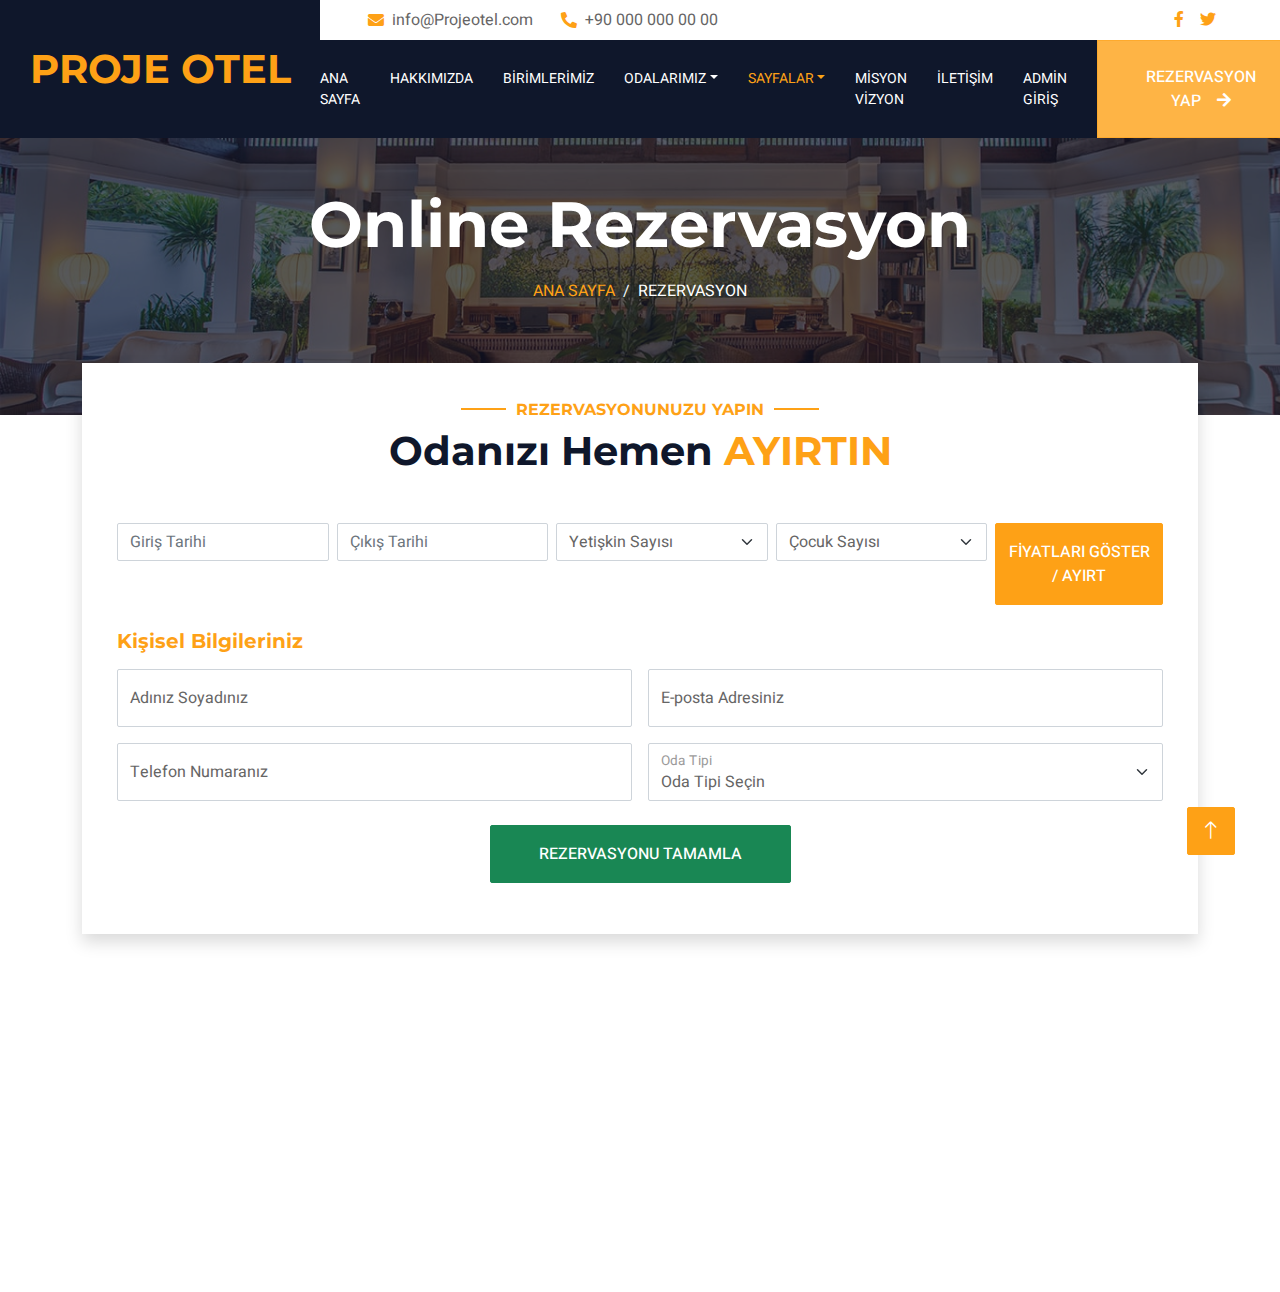
<file: booking.html>
<!DOCTYPE html>
<html lang="tr">

<head>
    <meta charset="utf-8">
    <title>Online Rezervasyon - Proje Otel</title>
    <meta content="width=device-width, initial-scale=1.0" name="viewport">
    <meta content="Otel Rezervasyon Formu, Oda Ayırtma" name="keywords">
    <meta content="Proje Otel'de oda ayırtmak için online rezervasyon formumuz." name="description">

    <link href="img/favicon.ico" rel="icon">
    <link rel="preconnect" href="https://fonts.googleapis.com">
    <link rel="preconnect" href="https://fonts.gstatic.com" crossorigin>
    <link href="https://fonts.googleapis.com/css2?family=Heebo:wght@400;500;600;700&family=Montserrat:wght@400;500;600;700&display=swap" rel="stylesheet">  
    <link href="https://cdnjs.cloudflare.com/ajax/libs/font-awesome/5.10.0/css/all.min.css" rel="stylesheet">
    <link href="https://cdn.jsdelivr.net/npm/bootstrap-icons@1.4.1/font/bootstrap-icons.css" rel="stylesheet">
    <link href="lib/animate/animate.min.css" rel="stylesheet">
    <link href="lib/owlcarousel/assets/owl.carousel.min.css" rel="stylesheet">
    <link href="lib/tempusdominus/css/tempusdominus-bootstrap-4.min.css" rel="stylesheet" />
    <link href="css/bootstrap.min.css" rel="stylesheet">
    <link href="css/style.css" rel="stylesheet">
</head>

<body>
    <div class="container-xxl bg-white p-0">
        <div id="spinner" class="bg-white position-fixed translate-middle w-100 vh-100 top-50 start-50 d-flex align-items-center justify-content-center">
            <div class="spinner-border text-primary" style="width: 3rem; height: 3rem;" role="status">
                <span class="sr-only">Yükleniyor...</span>
            </div>
        </div>
        <div class="container-fluid bg-dark px-0">
            <div class="row gx-0">
                <div class="col-lg-3 bg-dark d-none d-lg-block">
                    <a href="index.html" class="navbar-brand w-100 h-100 m-0 p-0 d-flex align-items-center justify-content-center">
                        <h1 class="m-0 text-primary text-uppercase">Proje Otel</h1>
                    </a>
                </div>
                <div class="col-lg-9">
                    <div class="row gx-0 bg-white d-none d-lg-flex">
                        <div class="col-lg-7 px-5 text-start">
                            <div class="h-100 d-inline-flex align-items-center py-2 me-4">
                                <i class="fa fa-envelope text-primary me-2"></i>
                                <p class="mb-0">info@Projeotel.com</p>
                            </div>
                            <div class="h-100 d-inline-flex align-items-center py-2">
                                <i class="fa fa-phone-alt text-primary me-2"></i>
                                <p class="mb-0">+90 000 000 00 00</p>
                            </div>
                        </div>
                        <div class="col-lg-5 px-5 text-end">
                            <div class="d-inline-flex align-items-center py-2">
                                <a class="me-3" href=""><i class="fab fa-facebook-f"></i></a>
                                <a class="me-3" href=""><i class="fab fa-twitter"></i></a>
                            </div>
                        </div>
                    </div>
                    <nav class="navbar navbar-expand-lg bg-dark navbar-dark p-3 p-lg-0">
                        <a href="index.html" class="navbar-brand d-block d-lg-none">
                            <h1 class="m-0 text-primary text-uppercase">Proje Otel</h1>
                        </a>
                        <button type="button" class="navbar-toggler" data-bs-toggle="collapse" data-bs-target="#navbarCollapse">
                            <span class="navbar-toggler-icon"></span>
                        </button>
                        <div class="collapse navbar-collapse justify-content-between" id="navbarCollapse">
                            <div class="navbar-nav mr-auto py-0">
                                <a href="index.html" class="nav-item nav-link">Ana Sayfa</a>
                                <a href="about.html" class="nav-item nav-link">Hakkımızda</a>
                                <a href="service.html" class="nav-item nav-link">Birimlerimiz</a>
                                <div class="nav-item dropdown">
                                    <a href="#" class="nav-link dropdown-toggle" data-bs-toggle="dropdown">Odalarımız</a>
                                    <div class="dropdown-menu rounded-0 m-0">
                                        <a href="room.html" class="dropdown-item">Tüm Odalar</a>
                                        <a href="room_suit.html" class="dropdown-item">Suit Oda</a>
                                        <a href="room_standart.html" class="dropdown-item">Standart Oda</a>
                                        <a href="room_family.html" class="dropdown-item">Aile Odası</a>
                                    </div>
                                </div>
                                <div class="nav-item dropdown">
                                    <a href="#" class="nav-link dropdown-toggle active" data-bs-toggle="dropdown">Sayfalar</a>
                                    <div class="dropdown-menu rounded-0 m-0">
                                        
                                        <a href="sayilarla_otelimiz.html" class="dropdown-item">Sayılarla Otelimiz</a>
                                        <a href="tum_duyurular.html" class="dropdown-item">Tüm Duyurular</a>
                                    </div>
                                </div>
                                <a href="misyon_vizyon.html" class="nav-item nav-link">Misyon   Vizyon </a>
                                <a href="contact.html" class="nav-item nav-link">İletişim</a>
                                <a href="admin_duyuru_ekle.html" class="nav-item nav-link" target="_blank">Admin Giriş</a>
                            </div>
                            <a href="booking.html" class="btn btn-primary rounded-0 py-4 px-md-5 d-none d-lg-block active">Rezervasyon Yap<i class="fa fa-arrow-right ms-3"></i></a>
                        </div>
                    </nav>
                </div>
            </div>
        </div>
        <div class="container-fluid page-header mb-5 p-0" style="background-image: url(img/carousel-1.jpg);">
            <div class="container-fluid page-header-inner py-5">
                <div class="container text-center pb-5">
                    <h1 class="display-3 text-white mb-3 animated slideInDown">Online Rezervasyon</h1>
                    <nav aria-label="breadcrumb">
                        <ol class="breadcrumb justify-content-center text-uppercase">
                            <li class="breadcrumb-item"><a href="index.html">Ana Sayfa</a></li>
                            <li class="breadcrumb-item text-white active" aria-current="page">Rezervasyon</li>
                        </ol>
                    </nav>
                </div>
            </div>
        </div>
        <div class="container-fluid booking pb-5 wow fadeIn" data-wow-delay="0.1s">
            <div class="container">
                <div class="bg-white shadow" style="padding: 35px;">
                    <div class="text-center wow fadeInUp mb-5" data-wow-delay="0.1s">
                        <h6 class="section-title text-center text-primary text-uppercase">Rezervasyonunuzu Yapın</h6>
                        <h1 class="mb-4">Odanızı Hemen <span class="text-primary text-uppercase">Ayırtın</span></h1>
                    </div>
                    <form>
                        <div class="row g-2">
                            <div class="col-md-10">
                                <div class="row g-2">
                                    <div class="col-md-3">
                                        <div class="date" id="date1" data-target-input="nearest">
                                            <input type="text" class="form-control datetimepicker-input"
                                                placeholder="Giriş Tarihi" data-target="#date1" data-toggle="datetimepicker" required/>
                                        </div>
                                    </div>
                                    <div class="col-md-3">
                                        <div class="date" id="date2" data-target-input="nearest">
                                            <input type="text" class="form-control datetimepicker-input" placeholder="Çıkış Tarihi" data-target="#date2" data-toggle="datetimepicker" required/>
                                        </div>
                                    </div>
                                    <div class="col-md-3">
                                        <select class="form-select" required>
                                            <option selected>Yetişkin Sayısı</option>
                                            <option value="1">1 Yetişkin</option>
                                            <option value="2">2 Yetişkin</option>
                                            <option value="3">3 Yetişkin</option>
                                        </select>
                                    </div>
                                    <div class="col-md-3">
                                        <select class="form-select">
                                            <option selected>Çocuk Sayısı</option>
                                            <option value="1">1 Çocuk</option>
                                            <option value="2">2 Çocuk</option>
                                        </select>
                                    </div>
                                </div>
                            </div>
                            <div class="col-md-2">
                                <button class="btn btn-primary w-100 py-3">Fiyatları Göster / Ayırt</button>
                            </div>
                            
                            <div class="col-12 mt-4">
                                <h5 class="mb-3 text-primary">Kişisel Bilgileriniz</h5>
                                <div class="row g-3">
                                    <div class="col-md-6">
                                        <div class="form-floating">
                                            <input type="text" class="form-control" id="resName" placeholder="Adınız Soyadınız" required>
                                            <label for="resName">Adınız Soyadınız</label>
                                        </div>
                                    </div>
                                    <div class="col-md-6">
                                        <div class="form-floating">
                                            <input type="email" class="form-control" id="resEmail" placeholder="E-posta Adresiniz" required>
                                            <label for="resEmail">E-posta Adresiniz</label>
                                        </div>
                                    </div>
                                    <div class="col-md-6">
                                        <div class="form-floating">
                                            <input type="tel" class="form-control" id="resPhone" placeholder="Telefon Numaranız">
                                            <label for="resPhone">Telefon Numaranız</label>
                                        </div>
                                    </div>
                                    <div class="col-md-6">
                                        <div class="form-floating">
                                            <select class="form-select" id="roomType" required>
                                                <option selected>Oda Tipi Seçin</option>
                                                <option value="suit">Lüks Suit Oda</option>
                                                <option value="standart">Standart Çift Kişilik</option>
                                                <option value="family">Aile Odası</option>
                                            </select>
                                            <label for="roomType">Oda Tipi</label>
                                        </div>
                                    </div>
                                    <div class="col-12 text-center mt-4">
                                        <button class="btn btn-success py-3 px-5" type="submit">Rezervasyonu Tamamla</button>
                                        <p class="form-text mt-2 text-danger"></p>
                                    </div>
                                </div>
                            </div>
                        </div>
                    </form>
                </div>
            </div>
        </div>
        <div class="container-fluid bg-dark text-light footer wow fadeIn" data-wow-delay="0.1s">
            <div class="container py-5">
                <div class="row g-5">
                    
                    <div class="col-lg-3 col-md-6">
                        <div class="bg-primary rounded p-4">
                            <a href="index.html"><h1 class="text-white text-uppercase mb-3">Proje Otel</h1></a>
                            <p class="text-white mb-0" style="font-size: 0.9rem;">
                                Proje Yazar Bilgisi <br>Yusuf Çelebi<br>231307036
                            </p>
                        </div>
                    </div>
                    
                    <div class="col-lg-3 col-md-6">
                        <h6 class="section-title text-start text-primary text-uppercase mb-4">İletişim</h6>
                        <p class="mb-2"><i class="fa fa-map-marker-alt me-3"></i>İzmit, Kocaeli, Türkiye</p>
                        <p class="mb-2"><i class="fa fa-phone-alt me-3"></i>+90 000 000 00 00</p>
                        <p class="mb-2"><i class="fa fa-envelope me-3"></i>info@Projeotel.com</p>
                        <div class="d-flex pt-2">
                            <a class="btn btn-outline-light btn-social" href=""><i class="fab fa-twitter"></i></a>
                            <a class="btn btn-outline-light btn-social" href=""><i class="fab fa-facebook-f"></i></a>
                        </div>
                    </div>
                    
                    <div class="col-lg-3 col-md-6">
                        <h6 class="section-title text-start text-primary text-uppercase mb-4">Şirket</h6>
                        <a class="btn btn-link" href="about.html">Hakkımızda</a>
                        <a class="btn btn-link" href="service.html">Birimlerimiz</a>
                        <a class="btn btn-link" href="misyon_vizyon.html">Misyon & Vizyon</a>
                        <a class="btn btn-link" href="tum_duyurular.html">Duyurular</a>
                        <a class="btn btn-link" href="contact.html">İletişim</a>
                    </div>
                    
                    <div class="col-lg-3 col-md-6">
                        <h6 class="section-title text-start text-primary text-uppercase mb-4">Hizmetler</h6>
                        <a class="btn btn-link" href="service.html">Yemek & Restoran</a>
                        <a class="btn btn-link" href="service.html">Spa & Fitness</a>
                        <a class="btn btn-link" href="service.html">Etkinlikler</a>
                        <a class="btn btn-link" href="booking.html">Online Rezervasyon</a>
                    </div>
                </div>
            </div>
            
            <div class="container">
                <div class="copyright">
                    <div class="row">
                        <div class="col-md-6 text-center text-md-start mb-3 mb-md-0">
                            &copy; <a class="border-bottom" href="#">Proje Otel</a>, Tüm Hakları Saklıdır. 
                        </div>
                        <div class="col-md-6 text-center text-md-end">
                            <div class="footer-menu">
                                <a href="index.html">Ana Sayfa</a>
                                <a href="contact.html">Yardım</a>
                            </div>
                        </div>
                    </div>
                </div>
            </div>
        </div>
        <a href="#" class="btn btn-lg btn-primary btn-lg-square back-to-top"><i class="bi bi-arrow-up"></i></a>
    </div>

    <script src="https://code.jquery.com/jquery-3.4.1.min.js"></script>
    <script src="https://cdn.jsdelivr.net/npm/bootstrap@5.0.0/dist/js/bootstrap.bundle.min.js"></script>
    <script src="lib/wow/wow.min.js"></script>
    <script src="lib/easing/easing.min.js"></script>
    <script src="lib/waypoints/waypoints.min.js"></script>
    <script src="lib/counterup/counterup.min.js"></script>
    <script src="lib/owlcarousel/owl.carousel.min.js"></script>
    <script src="lib/tempusdominus/js/moment.min.js"></script>
    <script src="lib/tempusdominus/js/moment-timezone.min.js"></script>
    <script src="lib/tempusdominus/js/tempusdominus-bootstrap-4.min.js"></script>

    <script src="js/main.js"></script>
</body>

</html>
</file>
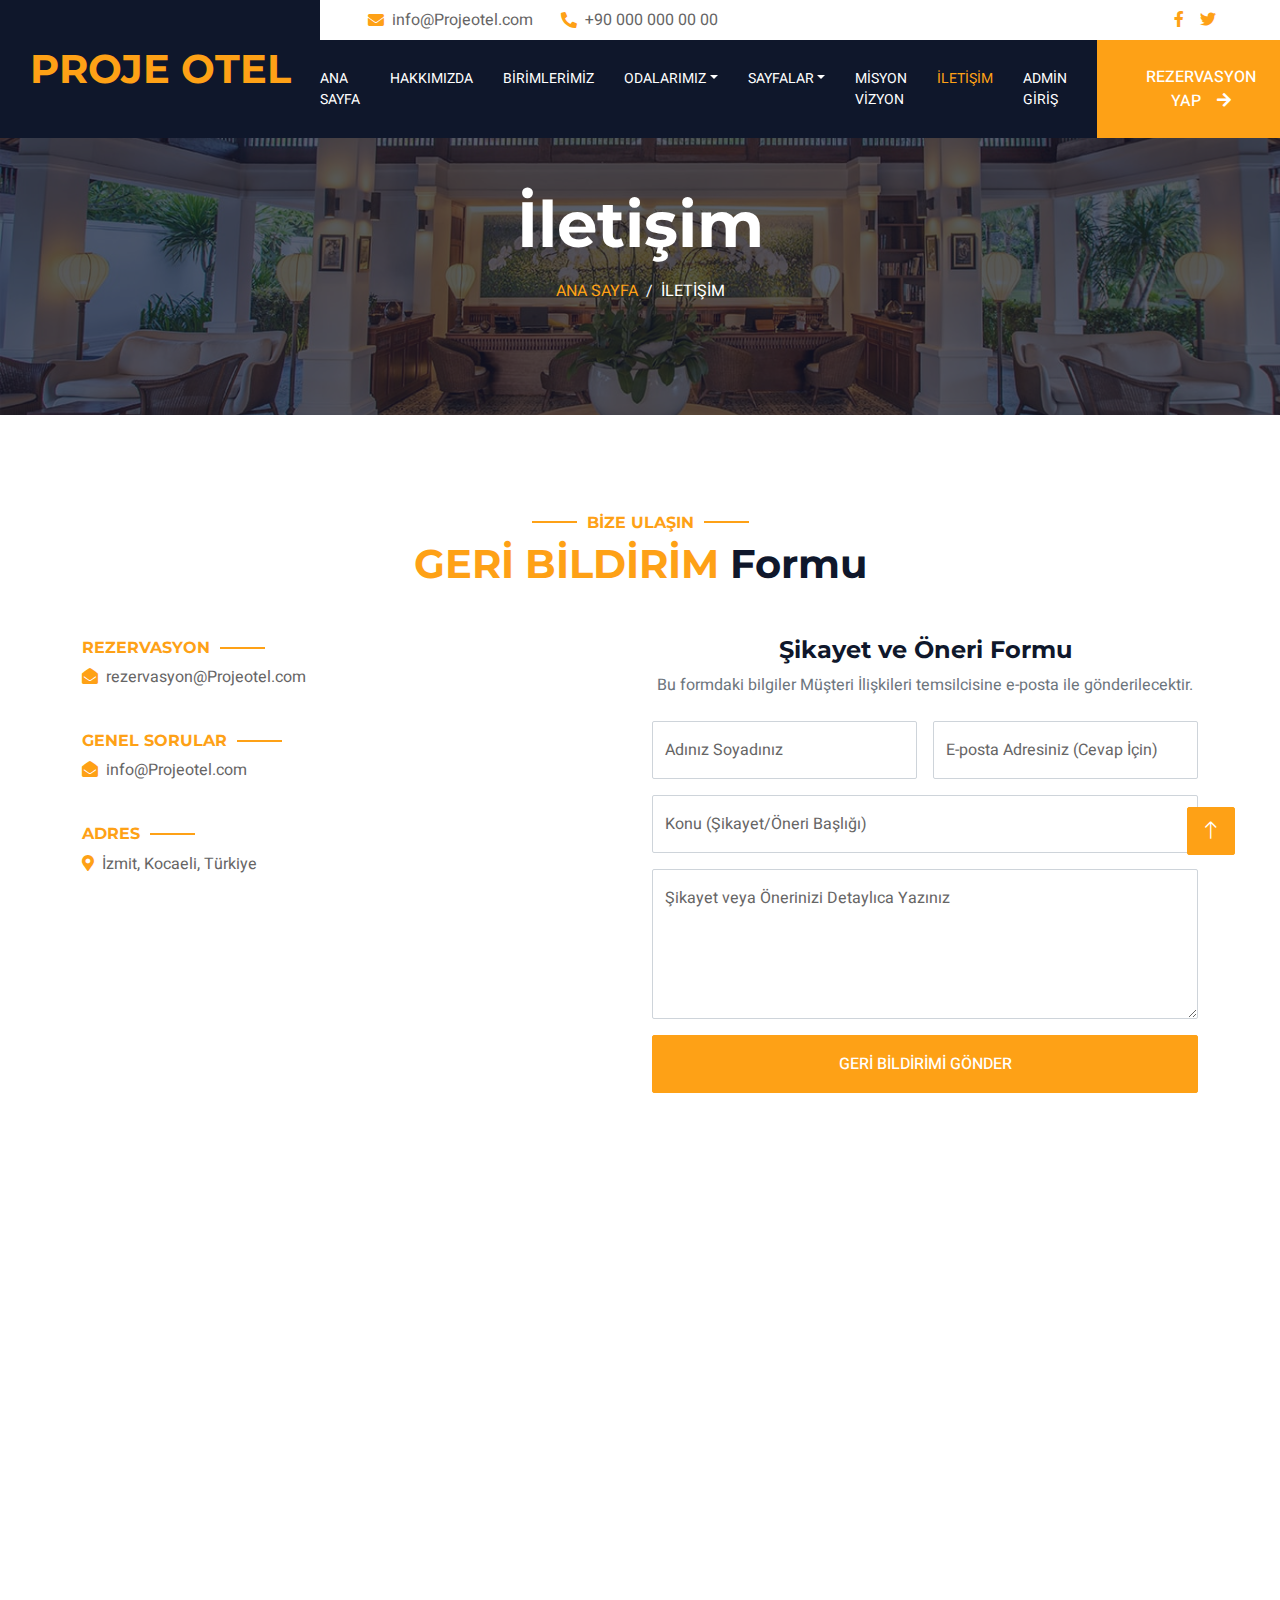
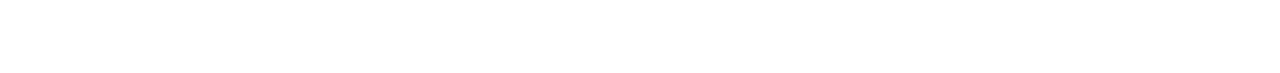
<file: contact.html>
<!DOCTYPE html>
<html lang="tr">

<head>
    <meta charset="utf-8">
    <title>İletişim - Proje Otel</title>
    <meta content="width=device-width, initial-scale=1.0" name="viewport">
    <meta content="Şikayet ve Öneri Formu, Otel İletişim" name="keywords">
    <meta content="Otelimizin iletişim bilgileri ve geri bildirim formu" name="description">

    <link href="img/favicon.ico" rel="icon">

    <link rel="preconnect" href="https://fonts.googleapis.com">
    <link rel="preconnect" href="https://fonts.gstatic.com" crossorigin>
    <link href="https://fonts.googleapis.com/css2?family=Heebo:wght@400;500;600;700&family=Montserrat:wght@400;500;600;700&display=swap" rel="stylesheet">  

    <link href="https://cdnjs.cloudflare.com/ajax/libs/font-awesome/5.10.0/css/all.min.css" rel="stylesheet">
    <link href="https://cdn.jsdelivr.net/npm/bootstrap-icons@1.4.1/font/bootstrap-icons.css" rel="stylesheet">

    <link href="lib/animate/animate.min.css" rel="stylesheet">
    <link href="lib/owlcarousel/assets/owl.carousel.min.css" rel="stylesheet">
    <link href="lib/tempusdominus/css/tempusdominus-bootstrap-4.min.css" rel="stylesheet" />

    <link href="css/bootstrap.min.css" rel="stylesheet">

    <link href="css/style.css" rel="stylesheet">
</head>

<body>
    <div class="container-xxl bg-white p-0">
        <div id="spinner" class="show bg-white position-fixed translate-middle w-100 vh-100 top-50 start-50 d-flex align-items-center justify-content-center">
            <div class="spinner-border text-primary" style="width: 3rem; height: 3rem;" role="status">
                <span class="sr-only">Yükleniyor...</span>
            </div>
        </div>
        <div class="container-fluid bg-dark px-0">
            <div class="row gx-0">
                <div class="col-lg-3 bg-dark d-none d-lg-block">
                    <a href="index.html" class="navbar-brand w-100 h-100 m-0 p-0 d-flex align-items-center justify-content-center">
                        <h1 class="m-0 text-primary text-uppercase">Proje Otel</h1>
                    </a>
                </div>
                <div class="col-lg-9">
                    <div class="row gx-0 bg-white d-none d-lg-flex">
                        <div class="col-lg-7 px-5 text-start">
                            <div class="h-100 d-inline-flex align-items-center py-2 me-4">
                                <i class="fa fa-envelope text-primary me-2"></i>
                                <p class="mb-0">info@Projeotel.com</p>
                            </div>
                            <div class="h-100 d-inline-flex align-items-center py-2">
                                <i class="fa fa-phone-alt text-primary me-2"></i>
                                <p class="mb-0">+90 000 000 00 00</p>
                            </div>
                        </div>
                        <div class="col-lg-5 px-5 text-end">
                            <div class="d-inline-flex align-items-center py-2">
                                <a class="me-3" href=""><i class="fab fa-facebook-f"></i></a>
                                <a class="me-3" href=""><i class="fab fa-twitter"></i></a>
                            </div>
                        </div>
                    </div>
                    <nav class="navbar navbar-expand-lg bg-dark navbar-dark p-3 p-lg-0">
                        <a href="index.html" class="navbar-brand d-block d-lg-none">
                            <h1 class="m-0 text-primary text-uppercase">Proje Otel</h1>
                        </a>
                        <button type="button" class="navbar-toggler" data-bs-toggle="collapse" data-bs-target="#navbarCollapse">
                            <span class="navbar-toggler-icon"></span>
                        </button>
                        <div class="collapse navbar-collapse justify-content-between" id="navbarCollapse">
                            <div class="navbar-nav mr-auto py-0">
                                <a href="index.html" class="nav-item nav-link">Ana Sayfa</a>
                                <a href="about.html" class="nav-item nav-link">Hakkımızda</a>
                                <a href="service.html" class="nav-item nav-link">Birimlerimiz</a>
                                <div class="nav-item dropdown">
                                    <a href="#" class="nav-link dropdown-toggle" data-bs-toggle="dropdown">Odalarımız</a>
                                    <div class="dropdown-menu rounded-0 m-0">
                                        <a href="room.html" class="dropdown-item">Tüm Odalar</a>
                                        <a href="room_suit.html" class="dropdown-item">Suit Oda</a>
                                        <a href="room_standart.html" class="dropdown-item">Standart Oda</a>
                                        <a href="room_family.html" class="dropdown-item">Aile Odası</a>
                                    </div>
                                </div>
                                <div class="nav-item dropdown">
                                    <a href="#" class="nav-link dropdown-toggle" data-bs-toggle="dropdown">Sayfalar</a>
                                    <div class="dropdown-menu rounded-0 m-0">
                                        
                                        <a href="sayilarla_otelimiz.html" class="dropdown-item">Sayılarla Otelimiz</a>
                                        <a href="tum_duyurular.html" class="dropdown-item">Tüm Duyurular</a>
                                    </div>
                                </div>
                                <a href="misyon_vizyon.html" class="nav-item nav-link">Misyon   Vizyon </a>
                                <a href="contact.html" class="nav-item nav-link active">İletişim</a>
                                <a href="admin_duyuru_ekle.html" class="nav-item nav-link" target="_blank">Admin Giriş</a>
                            </div>
                            <a href="booking.html" class="btn btn-primary rounded-0 py-4 px-md-5 d-none d-lg-block">Rezervasyon Yap<i class="fa fa-arrow-right ms-3"></i></a>
                        </div>
                    </nav>
                </div>
            </div>
        </div>
        <div class="container-fluid page-header mb-5 p-0" style="background-image: url(img/carousel-1.jpg);">
            <div class="container-fluid page-header-inner py-5">
                <div class="container text-center pb-5">
                    <h1 class="display-3 text-white mb-3 animated slideInDown">İletişim</h1>
                    <nav aria-label="breadcrumb">
                        <ol class="breadcrumb justify-content-center text-uppercase">
                            <li class="breadcrumb-item"><a href="index.html">Ana Sayfa</a></li>
                            <li class="breadcrumb-item text-white active" aria-current="page">İletişim</li>
                        </ol>
                    </nav>
                </div>
            </div>
        </div>
        <div class="container-xxl py-5">
            <div class="container">
                <div class="text-center wow fadeInUp" data-wow-delay="0.1s">
                    <h6 class="section-title text-center text-primary text-uppercase">Bize Ulaşın</h6>
                    <h1 class="mb-5"><span class="text-primary text-uppercase">Geri Bildirim</span> Formu</h1>
                </div>
                <div class="row g-4">
                    <div class="col-md-6 wow fadeIn" data-wow-delay="0.1s">
                        <div class="row gy-4 mb-4">
                            <div class="col-12">
                                <h6 class="section-title text-start text-primary text-uppercase">Rezervasyon</h6>
                                <p><i class="fa fa-envelope-open text-primary me-2"></i>rezervasyon@Projeotel.com</p>
                            </div>
                            <div class="col-12">
                                <h6 class="section-title text-start text-primary text-uppercase">Genel Sorular</h6>
                                <p><i class="fa fa-envelope-open text-primary me-2"></i>info@Projeotel.com</p>
                            </div>
                            <div class="col-12">
                                <h6 class="section-title text-start text-primary text-uppercase">Adres</h6>
                                <p><i class="fa fa-map-marker-alt text-primary me-2"></i>İzmit, Kocaeli, Türkiye</p>
                            </div>
                        </div>

                        <iframe class="w-100 mb-n2" style="height: 400px;"
                            src="https://www.google.com/maps?q=İzmit&output=embed" 
                            frameborder="0" allowfullscreen="" aria-hidden="false"
                            tabindex="0"></iframe>
                    </div>
                    
                    <div class="col-md-6">
                        <div class="wow fadeInUp" data-wow-delay="0.2s">
                            <div class="text-center mb-4">
                                <h4 class="mb-2">Şikayet ve Öneri Formu</h4>
                                <p class="text-muted">Bu formdaki bilgiler Müşteri İlişkileri temsilcisine e-posta ile gönderilecektir.</p>
                            </div>
                            <form>
                                <div class="row g-3">
                                    <div class="col-md-6">
                                        <div class="form-floating">
                                            <input type="text" class="form-control" id="name" placeholder="Adınız Soyadınız" required>
                                            <label for="name">Adınız Soyadınız</label>
                                        </div>
                                    </div>
                                    <div class="col-md-6">
                                        <div class="form-floating">
                                            <input type="email" class="form-control" id="email" placeholder="E-posta Adresiniz" required>
                                            <label for="email">E-posta Adresiniz (Cevap İçin)</label>
                                        </div>
                                    </div>
                                    <div class="col-12">
                                        <div class="form-floating">
                                            <input type="text" class="form-control" id="subject" placeholder="Konu (Şikayet/Öneri Başlığı)" required>
                                            <label for="subject">Konu (Şikayet/Öneri Başlığı)</label>
                                        </div>
                                    </div>
                                    <div class="col-12">
                                        <div class="form-floating">
                                            <textarea class="form-control" placeholder="Şikayet veya Önerinizi Detaylıca Yazınız" id="message" style="height: 150px" required></textarea>
                                            <label for="message">Şikayet veya Önerinizi Detaylıca Yazınız</label>
                                        </div>
                                    </div>
                                    <div class="col-12">
                                        <button class="btn btn-primary w-100 py-3" type="submit">Geri Bildirimi Gönder</button>
                                        <div class="form-text mt-2 text-success text-center">
                                            
                                        </div>
                                    </div>
                                </div>
                            </form>
                        </div>
                    </div>
                </div>
            </div>
        </div>
        <div class="container-fluid bg-dark text-light footer wow fadeIn" data-wow-delay="0.1s">
            <div class="container py-5">
                <div class="row g-5">
                    
                    <div class="col-lg-3 col-md-6">
                        <div class="bg-primary rounded p-4">
                            <a href="index.html"><h1 class="text-white text-uppercase mb-3">Proje Otel</h1></a>
                            <p class="text-white mb-0" style="font-size: 0.9rem;">
                                Proje Yazar Bilgisi <br>Yusuf Çelebi<br>231307036
                            </p>
                        </div>
                    </div>
                    
                    <div class="col-lg-3 col-md-6">
                        <h6 class="section-title text-start text-primary text-uppercase mb-4">İletişim</h6>
                        <p class="mb-2"><i class="fa fa-map-marker-alt me-3"></i>İzmit, Kocaeli, Türkiye</p>
                        <p class="mb-2"><i class="fa fa-phone-alt me-3"></i>+90 000 000 00 00</p>
                        <p class="mb-2"><i class="fa fa-envelope me-3"></i>info@Projeotel.com</p>
                        <div class="d-flex pt-2">
                            <a class="btn btn-outline-light btn-social" href=""><i class="fab fa-twitter"></i></a>
                            <a class="btn btn-outline-light btn-social" href=""><i class="fab fa-facebook-f"></i></a>
                        </div>
                    </div>
                    
                    <div class="col-lg-3 col-md-6">
                        <h6 class="section-title text-start text-primary text-uppercase mb-4">Şirket</h6>
                        <a class="btn btn-link" href="about.html">Hakkımızda</a>
                        <a class="btn btn-link" href="service.html">Birimlerimiz</a>
                        <a class="btn btn-link" href="misyon_vizyon.html">Misyon & Vizyon</a>
                        <a class="btn btn-link" href="tum_duyurular.html">Duyurular</a>
                        <a class="btn btn-link" href="contact.html">İletişim</a>
                    </div>
                    
                    <div class="col-lg-3 col-md-6">
                        <h6 class="section-title text-start text-primary text-uppercase mb-4">Hizmetler</h6>
                        <a class="btn btn-link" href="service.html">Yemek & Restoran</a>
                        <a class="btn btn-link" href="service.html">Spa & Fitness</a>
                        <a class="btn btn-link" href="service.html">Etkinlikler</a>
                        <a class="btn btn-link" href="booking.html">Online Rezervasyon</a>
                    </div>
                </div>
            </div>
            
            <div class="container">
                <div class="copyright">
                    <div class="row">
                        <div class="col-md-6 text-center text-md-start mb-3 mb-md-0">
                            &copy; <a class="border-bottom" href="#">Proje Otel</a>, Tüm Hakları Saklıdır. 
                        </div>
                        <div class="col-md-6 text-center text-md-end">
                            <div class="footer-menu">
                                <a href="index.html">Ana Sayfa</a>
                                <a href="contact.html">Yardım</a>
                            </div>
                        </div>
                    </div>
                </div>
            </div>
        </div>
        <a href="#" class="btn btn-lg btn-primary btn-lg-square back-to-top"><i class="bi bi-arrow-up"></i></a>
    </div>

    <script src="https://code.jquery.com/jquery-3.4.1.min.js"></script>
    <script src="https://cdn.jsdelivr.net/npm/bootstrap@5.0.0/dist/js/bootstrap.bundle.min.js"></script>
    <script src="lib/wow/wow.min.js"></script>
    <script src="lib/easing/easing.min.js"></script>
    <script src="lib/waypoints/waypoints.min.js"></script>
    <script src="lib/counterup/counterup.min.js"></script>
    <script src="lib/owlcarousel/owl.carousel.min.js"></script>
    <script src="lib/tempusdominus/js/moment.min.js"></script>
    <script src="lib/tempusdominus/js/moment-timezone.min.js"></script>
    <script src="lib/tempusdominus/js/tempusdominus-bootstrap-4.min.js"></script>

    <script src="js/main.js"></script>
</body>

</html>
</file>
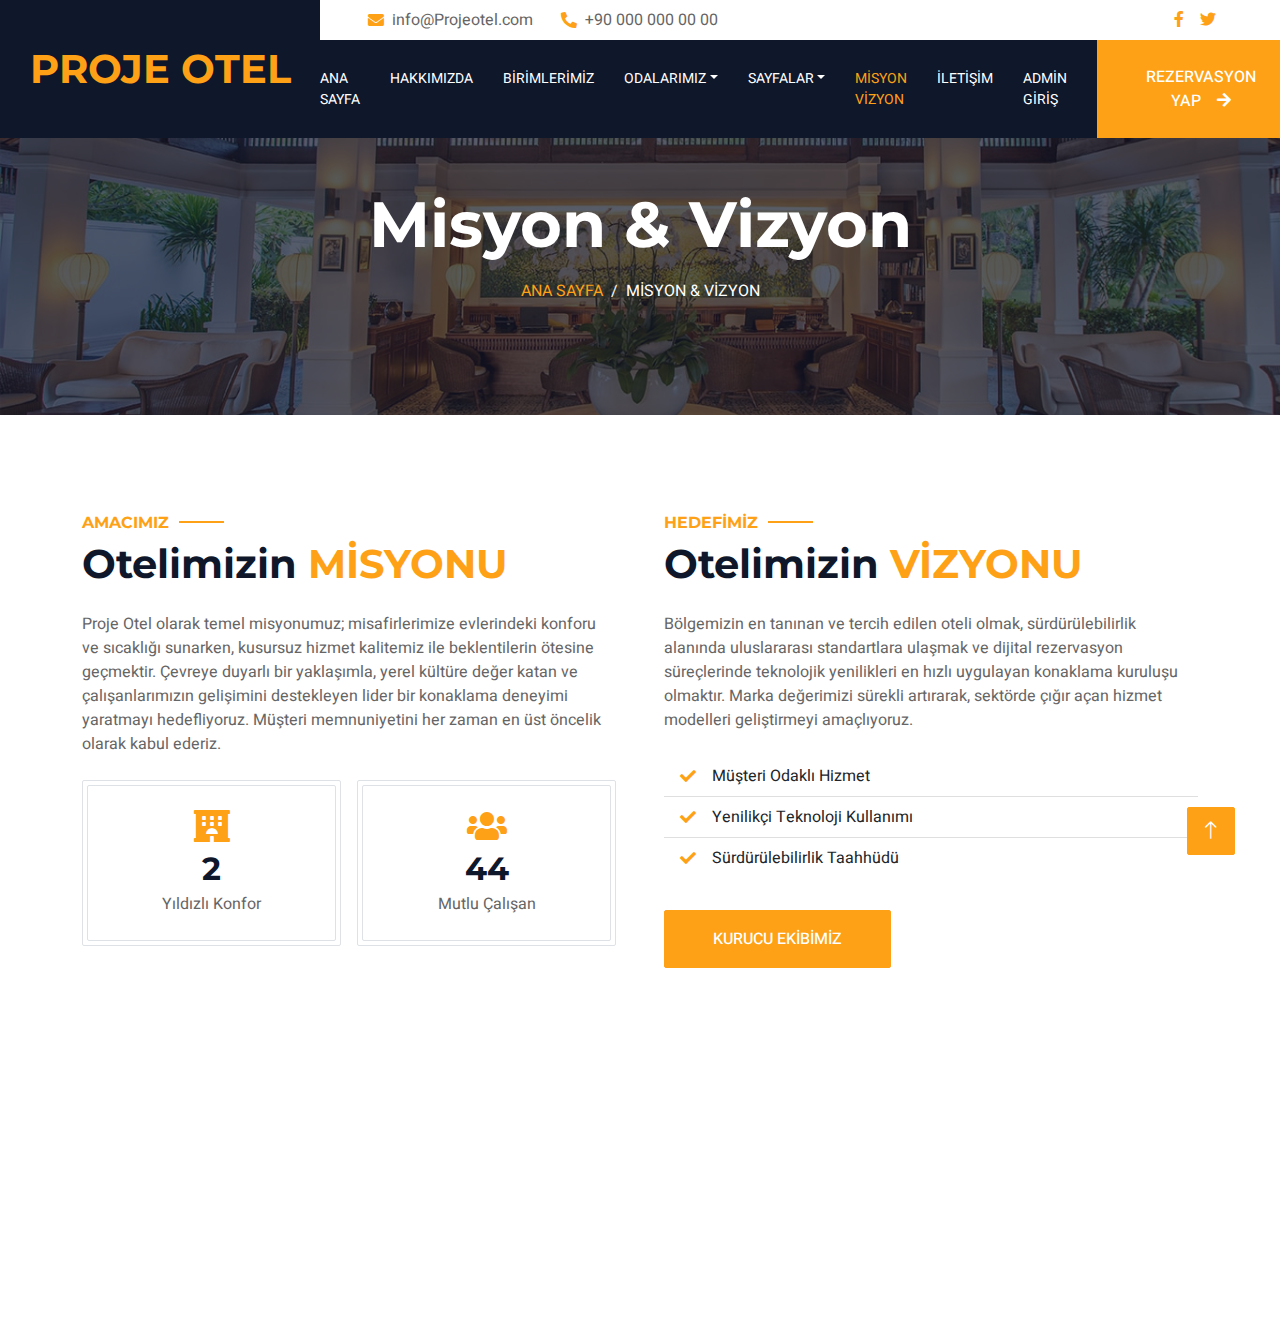
<file: misyon_vizyon.html>
<!DOCTYPE html>
<html lang="tr">

<head>
    <meta charset="utf-8">
    <title>Misyon & Vizyon - Proje Otel</title>
    <meta content="width=device-width, initial-scale=1.0" name="viewport">
    <meta content="Otel Misyonu, Vizyonu ve Kurumsal Hedefler" name="keywords">
    <meta content="Otelimizin kısa ve uzun vadeli hedefleri ve kuruluş amacı" name="description">

    <link href="img/favicon.ico" rel="icon">

    <link rel="preconnect" href="https://fonts.googleapis.com">
    <link rel="preconnect" href="https://fonts.gstatic.com" crossorigin>
    <link href="https://fonts.googleapis.com/css2?family=Heebo:wght@400;500;600;700&family=Montserrat:wght@400;500;600;700&display=swap" rel="stylesheet">  

    <link href="https://cdnjs.cloudflare.com/ajax/libs/font-awesome/5.10.0/css/all.min.css" rel="stylesheet">
    <link href="https://cdn.jsdelivr.net/npm/bootstrap-icons@1.4.1/font/bootstrap-icons.css" rel="stylesheet">

    <link href="lib/animate/animate.min.css" rel="stylesheet">
    <link href="lib/owlcarousel/assets/owl.carousel.min.css" rel="stylesheet">
    <link href="lib/tempusdominus/css/tempusdominus-bootstrap-4.min.css" rel="stylesheet" />

    <link href="css/bootstrap.min.css" rel="stylesheet">

    <link href="css/style.css" rel="stylesheet">
</head>

<body>
    <div class="container-xxl bg-white p-0">
        <div id="spinner" class="show bg-white position-fixed translate-middle w-100 vh-100 top-50 start-50 d-flex align-items-center justify-content-center">
            <div class="spinner-border text-primary" style="width: 3rem; height: 3rem;" role="status">
                <span class="sr-only">Yükleniyor...</span>
            </div>
        </div>
        <div class="container-fluid bg-dark px-0">
            <div class="row gx-0">
                <div class="col-lg-3 bg-dark d-none d-lg-block">
                    <a href="index.html" class="navbar-brand w-100 h-100 m-0 p-0 d-flex align-items-center justify-content-center">
                        <h1 class="m-0 text-primary text-uppercase">Proje Otel</h1>
                    </a>
                </div>
                <div class="col-lg-9">
                    <div class="row gx-0 bg-white d-none d-lg-flex">
                        <div class="col-lg-7 px-5 text-start">
                            <div class="h-100 d-inline-flex align-items-center py-2 me-4">
                                <i class="fa fa-envelope text-primary me-2"></i>
                                <p class="mb-0">info@Projeotel.com</p>
                            </div>
                            <div class="h-100 d-inline-flex align-items-center py-2">
                                <i class="fa fa-phone-alt text-primary me-2"></i>
                                <p class="mb-0">+90 000 000 00 00</p>
                            </div>
                        </div>
                        <div class="col-lg-5 px-5 text-end">
                            <div class="d-inline-flex align-items-center py-2">
                                <a class="me-3" href=""><i class="fab fa-facebook-f"></i></a>
                                <a class="me-3" href=""><i class="fab fa-twitter"></i></a>
                            </div>
                        </div>
                    </div>
                    <nav class="navbar navbar-expand-lg bg-dark navbar-dark p-3 p-lg-0">
                        <a href="index.html" class="navbar-brand d-block d-lg-none">
                            <h1 class="m-0 text-primary text-uppercase">Proje Otel</h1>
                        </a>
                        <button type="button" class="navbar-toggler" data-bs-toggle="collapse" data-bs-target="#navbarCollapse">
                            <span class="navbar-toggler-icon"></span>
                        </button>
                        <div class="collapse navbar-collapse justify-content-between" id="navbarCollapse">
                            <div class="navbar-nav mr-auto py-0">
                                <a href="index.html" class="nav-item nav-link">Ana Sayfa</a>
                                <a href="about.html" class="nav-item nav-link">Hakkımızda</a>
                                <a href="service.html" class="nav-item nav-link">Birimlerimiz</a>
                                <div class="nav-item dropdown">
                                    <a href="#" class="nav-link dropdown-toggle" data-bs-toggle="dropdown">Odalarımız</a>
                                    <div class="dropdown-menu rounded-0 m-0">
                                        <a href="room.html" class="dropdown-item">Tüm Odalar</a>
                                        <a href="room_suit.html" class="dropdown-item">Suit Oda</a>
                                        <a href="room_standart.html" class="dropdown-item">Standart Oda</a>
                                        <a href="room_family.html" class="dropdown-item">Aile Odası</a>
                                    </div>
                                </div>
                                <div class="nav-item dropdown">
                                    <a href="#" class="nav-link dropdown-toggle " data-bs-toggle="dropdown">Sayfalar</a>
                                    <div class="dropdown-menu rounded-0 m-0">
                                        
                                        <a href="sayilarla_otelimiz.html" class="dropdown-item">Sayılarla Otelimiz</a>
                                        <a href="tum_duyurular.html" class="dropdown-item">Tüm Duyurular</a>
                                    </div>
                                </div>
                                <a href="misyon_vizyon.html" class="nav-item nav-link active">Misyon   Vizyon </a>
                                <a href="contact.html" class="nav-item nav-link">İletişim</a>
                                <a href="admin_duyuru_ekle.html" class="nav-item nav-link" target="_blank">Admin Giriş</a>
                            </div>
                            <a href="booking.html" class="btn btn-primary rounded-0 py-4 px-md-5 d-none d-lg-block">Rezervasyon Yap<i class="fa fa-arrow-right ms-3"></i></a>
                        </div>
                    </nav>
                </div>
            </div>
        </div>
        <div class="container-fluid page-header mb-5 p-0" style="background-image: url(img/carousel-1.jpg);">
            <div class="container-fluid page-header-inner py-5">
                <div class="container text-center pb-5">
                    <h1 class="display-3 text-white mb-3 animated slideInDown">Misyon & Vizyon</h1>
                    <nav aria-label="breadcrumb">
                        <ol class="breadcrumb justify-content-center text-uppercase">
                            <li class="breadcrumb-item"><a href="index.html">Ana Sayfa</a></li>
                            <li class="breadcrumb-item text-white active" aria-current="page">Misyon & Vizyon</li>
                        </ol>
                    </nav>
                </div>
            </div>
        </div>
        <div class="container-xxl py-5">
            <div class="container">
                <div class="row g-5">
                    
                    <div class="col-lg-6 wow fadeInUp" data-wow-delay="0.1s">
                        <h6 class="section-title text-start text-primary text-uppercase">Amacımız</h6>
                        <h1 class="mb-4">Otelimizin <span class="text-primary text-uppercase">Misyonu</span></h1>
                        <p class="mb-4">
                            Proje Otel olarak temel misyonumuz; misafirlerimize evlerindeki konforu ve sıcaklığı sunarken, kusursuz hizmet kalitemiz ile beklentilerin ötesine geçmektir. Çevreye duyarlı bir yaklaşımla, yerel kültüre değer katan ve çalışanlarımızın gelişimini destekleyen lider bir konaklama deneyimi yaratmayı hedefliyoruz. Müşteri memnuniyetini her zaman en üst öncelik olarak kabul ederiz.
                        </p>
                        <div class="row g-3 pb-4">
                            <div class="col-sm-6 wow fadeIn" data-wow-delay="0.2s">
                                <div class="border rounded p-1">
                                    <div class="border rounded text-center p-4">
                                        <i class="fa fa-hotel fa-2x text-primary mb-2"></i>
                                        <h2 class="mb-1" data-toggle="counter-up">5</h2>
                                        <p class="mb-0">Yıldızlı Konfor</p>
                                    </div>
                                </div>
                            </div>
                            <div class="col-sm-6 wow fadeIn" data-wow-delay="0.4s">
                                <div class="border rounded p-1">
                                    <div class="border rounded text-center p-4">
                                        <i class="fa fa-users fa-2x text-primary mb-2"></i>
                                        <h2 class="mb-1" data-toggle="counter-up">125</h2>
                                        <p class="mb-0">Mutlu Çalışan</p>
                                    </div>
                                </div>
                            </div>
                        </div>
                    </div>
                    
                    <div class="col-lg-6 wow fadeInUp" data-wow-delay="0.6s">
                        <h6 class="section-title text-start text-primary text-uppercase">Hedefimiz</h6>
                        <h1 class="mb-4">Otelimizin <span class="text-primary text-uppercase">Vizyonu</span></h1>
                        <p class="mb-4">
                            Bölgemizin en tanınan ve tercih edilen oteli olmak, sürdürülebilirlik alanında uluslararası standartlara ulaşmak ve dijital rezervasyon süreçlerinde teknolojik yenilikleri en hızlı uygulayan konaklama kuruluşu olmaktır. Marka değerimizi sürekli artırarak, sektörde çığır açan hizmet modelleri geliştirmeyi amaçlıyoruz.
                        </p>
                        <ul class="list-group list-group-flush mb-4">
                            <li class="list-group-item d-flex align-items-center"><i class="fa fa-check text-primary me-3"></i>Müşteri Odaklı Hizmet</li>
                            <li class="list-group-item d-flex align-items-center"><i class="fa fa-check text-primary me-3"></i>Yenilikçi Teknoloji Kullanımı</li>
                            <li class="list-group-item d-flex align-items-center"><i class="fa fa-check text-primary me-3"></i>Sürdürülebilirlik Taahhüdü</li>
                        </ul>
                        <a class="btn btn-primary py-3 px-5 mt-2" href="about.html">Kurucu Ekibimiz</a>
                    </div>
                </div>
            </div>
        </div>
        <div class="container-fluid bg-dark text-light footer wow fadeIn" data-wow-delay="0.1s">
            <div class="container py-5">
                <div class="row g-5">
                    
                    <div class="col-lg-3 col-md-6">
                        <div class="bg-primary rounded p-4">
                            <a href="index.html"><h1 class="text-white text-uppercase mb-3">Proje Otel</h1></a>
                            <p class="text-white mb-0" style="font-size: 0.9rem;">
                                Proje Yazar Bilgisi <br>Yusuf Çelebi<br>231307036
                            </p>
                        </div>
                    </div>
                    
                    <div class="col-lg-3 col-md-6">
                        <h6 class="section-title text-start text-primary text-uppercase mb-4">İletişim</h6>
                        <p class="mb-2"><i class="fa fa-map-marker-alt me-3"></i>İzmit, Kocaeli, Türkiye</p>
                        <p class="mb-2"><i class="fa fa-phone-alt me-3"></i>+90 000 000 00 00</p>
                        <p class="mb-2"><i class="fa fa-envelope me-3"></i>info@Projeotel.com</p>
                        <div class="d-flex pt-2">
                            <a class="btn btn-outline-light btn-social" href=""><i class="fab fa-twitter"></i></a>
                            <a class="btn btn-outline-light btn-social" href=""><i class="fab fa-facebook-f"></i></a>
                        </div>
                    </div>
                    
                    <div class="col-lg-3 col-md-6">
                        <h6 class="section-title text-start text-primary text-uppercase mb-4">Şirket</h6>
                        <a class="btn btn-link" href="about.html">Hakkımızda</a>
                        <a class="btn btn-link" href="service.html">Birimlerimiz</a>
                        <a class="btn btn-link" href="misyon_vizyon.html">Misyon & Vizyon</a>
                        <a class="btn btn-link" href="tum_duyurular.html">Duyurular</a>
                        <a class="btn btn-link" href="contact.html">İletişim</a>
                    </div>
                    
                    <div class="col-lg-3 col-md-6">
                        <h6 class="section-title text-start text-primary text-uppercase mb-4">Hizmetler</h6>
                        <a class="btn btn-link" href="service.html">Yemek & Restoran</a>
                        <a class="btn btn-link" href="service.html">Spa & Fitness</a>
                        <a class="btn btn-link" href="service.html">Etkinlikler</a>
                        <a class="btn btn-link" href="booking.html">Online Rezervasyon</a>
                    </div>
                </div>
            </div>
            
            <div class="container">
                <div class="copyright">
                    <div class="row">
                        <div class="col-md-6 text-center text-md-start mb-3 mb-md-0">
                            &copy; <a class="border-bottom" href="#">Proje Otel</a>, Tüm Hakları Saklıdır. 
                        </div>
                        <div class="col-md-6 text-center text-md-end">
                            <div class="footer-menu">
                                <a href="index.html">Ana Sayfa</a>
                                <a href="contact.html">Yardım</a>
                            </div>
                        </div>
                    </div>
                </div>
            </div>
        </div>
        <a href="#" class="btn btn-lg btn-primary btn-lg-square back-to-top"><i class="bi bi-arrow-up"></i></a>
    </div>

    <script src="https://code.jquery.com/jquery-3.4.1.min.js"></script>
    <script src="https://cdn.jsdelivr.net/npm/bootstrap@5.0.0/dist/js/bootstrap.bundle.min.js"></script>
    <script src="lib/wow/wow.min.js"></script>
    <script src="lib/easing/easing.min.js"></script>
    <script src="lib/waypoints/waypoints.min.js"></script>
    <script src="lib/counterup/counterup.min.js"></script>
    <script src="lib/owlcarousel/owl.carousel.min.js"></script>
    <script src="lib/tempusdominus/js/moment.min.js"></script>
    <script src="lib/tempusdominus/js/moment-timezone.min.js"></script>
    <script src="lib/tempusdominus/js/tempusdominus-bootstrap-4.min.js"></script>

    <script src="js/main.js"></script>
</body>

</html>
</file>
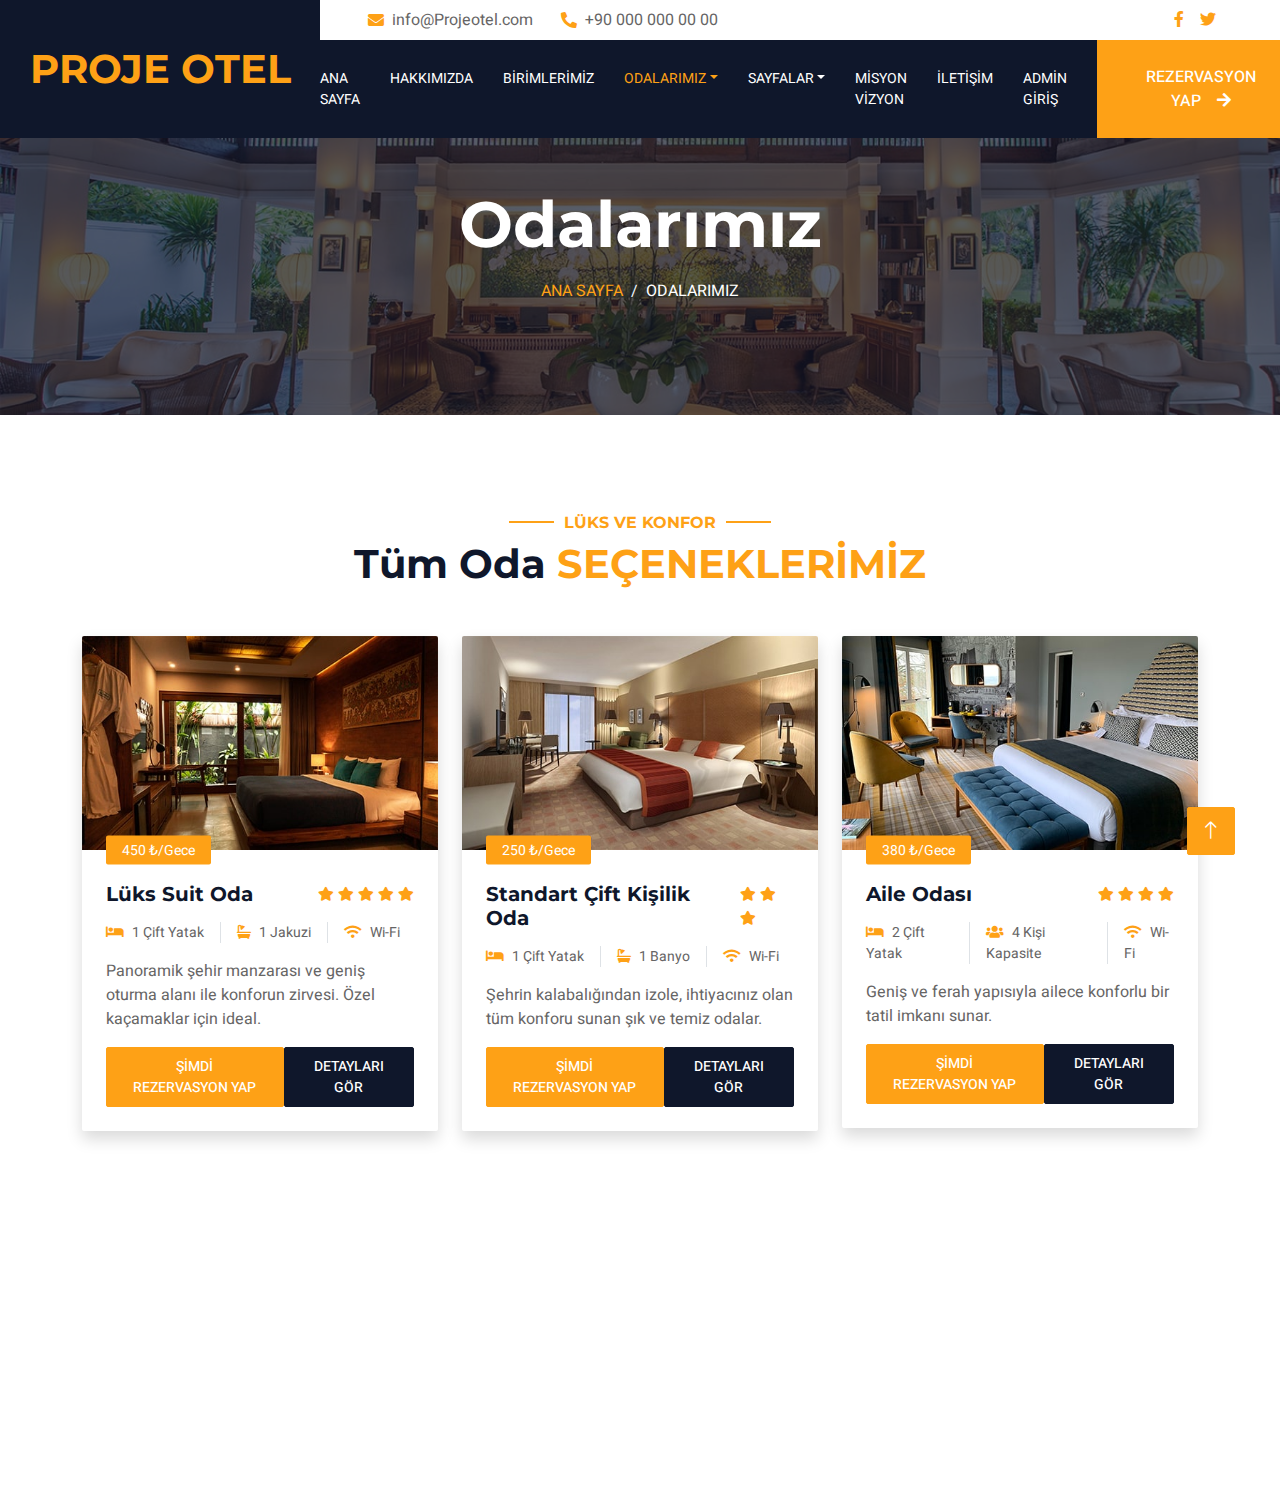
<file: room.html>
<!DOCTYPE html>
<html lang="tr">

<head>
    <meta charset="utf-8">
    <title>Odalarımız - Proje Otel</title>
    <meta content="width=device-width, initial-scale=1.0" name="viewport">
    <meta content="Proje Otel oda tipleri, Suit oda, Standart oda, Aile odası" name="keywords">
    <meta content="Otelimizin tüm lüks oda seçeneklerini ve özelliklerini keşfedin." name="description">

    <link href="img/favicon.ico" rel="icon">

    <link rel="preconnect" href="https://fonts.googleapis.com">
    <link rel="preconnect" href="https://fonts.gstatic.com" crossorigin>
    <link href="https://fonts.googleapis.com/css2?family=Heebo:wght@400;500;600;700&family=Montserrat:wght@400;500;600;700&display=swap" rel="stylesheet">  

    <link href="https://cdnjs.cloudflare.com/ajax/libs/font-awesome/5.10.0/css/all.min.css" rel="stylesheet">
    <link href="https://cdn.jsdelivr.net/npm/bootstrap-icons@1.4.1/font/bootstrap-icons.css" rel="stylesheet">

    <link href="lib/animate/animate.min.css" rel="stylesheet">
    <link href="lib/owlcarousel/assets/owl.carousel.min.css" rel="stylesheet">
    <link href="lib/tempusdominus/css/tempusdominus-bootstrap-4.min.css" rel="stylesheet" />

    <link href="css/bootstrap.min.css" rel="stylesheet">

    <link href="css/style.css" rel="stylesheet">
</head>

<body>
    <div class="container-xxl bg-white p-0">
        <div id="spinner" class="bg-white position-fixed translate-middle w-100 vh-100 top-50 start-50 d-flex align-items-center justify-content-center">
            <div class="spinner-border text-primary" style="width: 3rem; height: 3rem;" role="status">
                <span class="sr-only">Yükleniyor...</span>
            </div>
        </div>
        <div class="container-fluid bg-dark px-0">
            <div class="row gx-0">
                <div class="col-lg-3 bg-dark d-none d-lg-block">
                    <a href="index.html" class="navbar-brand w-100 h-100 m-0 p-0 d-flex align-items-center justify-content-center">
                        <h1 class="m-0 text-primary text-uppercase">Proje Otel</h1>
                    </a>
                </div>
                <div class="col-lg-9">
                    <div class="row gx-0 bg-white d-none d-lg-flex">
                        <div class="col-lg-7 px-5 text-start">
                            <div class="h-100 d-inline-flex align-items-center py-2 me-4">
                                <i class="fa fa-envelope text-primary me-2"></i>
                                <p class="mb-0">info@Projeotel.com</p>
                            </div>
                            <div class="h-100 d-inline-flex align-items-center py-2">
                                <i class="fa fa-phone-alt text-primary me-2"></i>
                                <p class="mb-0">+90 000 000 00 00</p>
                            </div>
                        </div>
                        <div class="col-lg-5 px-5 text-end">
                            <div class="d-inline-flex align-items-center py-2">
                                <a class="me-3" href=""><i class="fab fa-facebook-f"></i></a>
                                <a class="me-3" href=""><i class="fab fa-twitter"></i></a>
                            </div>
                        </div>
                    </div>
                    <nav class="navbar navbar-expand-lg bg-dark navbar-dark p-3 p-lg-0">
                        <a href="index.html" class="navbar-brand d-block d-lg-none">
                            <h1 class="m-0 text-primary text-uppercase">Proje Otel</h1>
                        </a>
                        <button type="button" class="navbar-toggler" data-bs-toggle="collapse" data-bs-target="#navbarCollapse">
                            <span class="navbar-toggler-icon"></span>
                        </button>
                        <div class="collapse navbar-collapse justify-content-between" id="navbarCollapse">
                            <div class="navbar-nav mr-auto py-0">
                                <a href="index.html" class="nav-item nav-link">Ana Sayfa</a>
                                <a href="about.html" class="nav-item nav-link">Hakkımızda</a>
                                <a href="service.html" class="nav-item nav-link">Birimlerimiz</a>
                                <div class="nav-item dropdown">
                                    <a href="#" class="nav-link dropdown-toggle active" data-bs-toggle="dropdown">Odalarımız</a>
                                    <div class="dropdown-menu rounded-0 m-0">
                                        <a href="room.html" class="dropdown-item active">Tüm Odalar</a>
                                        <a href="room_suit.html" class="dropdown-item">Suit Oda</a>
                                        <a href="room_standart.html" class="dropdown-item">Standart Oda</a>
                                        <a href="room_family.html" class="dropdown-item">Aile Odası</a>
                                    </div>
                                </div>
                                <div class="nav-item dropdown">
                                    <a href="#" class="nav-link dropdown-toggle" data-bs-toggle="dropdown">Sayfalar</a>
                                    <div class="dropdown-menu rounded-0 m-0">
                                        
                                        <a href="sayilarla_otelimiz.html" class="dropdown-item">Sayılarla Otelimiz</a>
                                        <a href="tum_duyurular.html" class="dropdown-item">Tüm Duyurular</a>
                                    </div>
                                </div>
                                <a href="misyon_vizyon.html" class="nav-item nav-link">Misyon   Vizyon </a>
                                <a href="contact.html" class="nav-item nav-link">İletişim</a>
                                <a href="admin_duyuru_ekle.html" class="nav-item nav-link" target="_blank">Admin Giriş</a>
                            </div>
                            <a href="booking.html" class="btn btn-primary rounded-0 py-4 px-md-5 d-none d-lg-block">Rezervasyon Yap<i class="fa fa-arrow-right ms-3"></i></a>
                        </div>
                    </nav>
                </div>
            </div>
        </div>
        <div class="container-fluid page-header mb-5 p-0" style="background-image: url(img/carousel-1.jpg);">
            <div class="container-fluid page-header-inner py-5">
                <div class="container text-center pb-5">
                    <h1 class="display-3 text-white mb-3 animated slideInDown">Odalarımız</h1>
                    <nav aria-label="breadcrumb">
                        <ol class="breadcrumb justify-content-center text-uppercase">
                            <li class="breadcrumb-item"><a href="index.html">Ana Sayfa</a></li>
                            <li class="breadcrumb-item text-white active" aria-current="page">Odalarımız</li>
                        </ol>
                    </nav>
                </div>
            </div>
        </div>
        <div class="container-xxl py-5">
            <div class="container">
                <div class="text-center wow fadeInUp" data-wow-delay="0.1s">
                    <h6 class="section-title text-center text-primary text-uppercase">Lüks ve Konfor</h6>
                    <h1 class="mb-5">Tüm Oda <span class="text-primary text-uppercase">Seçeneklerimiz</span></h1>
                </div>
                <div class="row g-4">
                    
                    <div class="col-lg-4 col-md-6 wow fadeInUp" data-wow-delay="0.1s">
                        <div class="room-item shadow rounded overflow-hidden">
                            <div class="position-relative">
                                <img class="img-fluid" src="img/room-1.jpg" alt="Lüks Suit Oda">
                                <small class="position-absolute start-0 top-100 translate-middle-y bg-primary text-white rounded py-1 px-3 ms-4">450 ₺/Gece</small>
                            </div>
                            <div class="p-4 mt-2">
                                <div class="d-flex justify-content-between mb-3">
                                    <h5 class="mb-0">Lüks Suit Oda</h5>
                                    <div class="ps-2">
                                        <small class="fa fa-star text-primary"></small>
                                        <small class="fa fa-star text-primary"></small>
                                        <small class="fa fa-star text-primary"></small>
                                        <small class="fa fa-star text-primary"></small>
                                        <small class="fa fa-star text-primary"></small>
                                    </div>
                                </div>
                                <div class="d-flex mb-3">
                                    <small class="border-end me-3 pe-3"><i class="fa fa-bed text-primary me-2"></i>1 Çift Yatak</small>
                                    <small class="border-end me-3 pe-3"><i class="fa fa-bath text-primary me-2"></i>1 Jakuzi</small>
                                    <small><i class="fa fa-wifi text-primary me-2"></i>Wi-Fi</small>
                                </div>
                                <p class="text-body mb-3">Panoramik şehir manzarası ve geniş oturma alanı ile konforun zirvesi. Özel kaçamaklar için ideal.</p>
                                <div class="d-flex justify-content-between">
                                    <a class="btn btn-sm btn-primary rounded py-2 px-4" href="booking.html">Şimdi Rezervasyon Yap</a>
                                    <a class="btn btn-sm btn-dark rounded py-2 px-4" href="room_suit.html">Detayları Gör</a>
                                </div>
                            </div>
                        </div>
                    </div>

                    <div class="col-lg-4 col-md-6 wow fadeInUp" data-wow-delay="0.3s">
                        <div class="room-item shadow rounded overflow-hidden">
                            <div class="position-relative">
                                <img class="img-fluid" src="img/room-2.jpg" alt="Standart Oda">
                                <small class="position-absolute start-0 top-100 translate-middle-y bg-primary text-white rounded py-1 px-3 ms-4">250 ₺/Gece</small>
                            </div>
                            <div class="p-4 mt-2">
                                <div class="d-flex justify-content-between mb-3">
                                    <h5 class="mb-0">Standart Çift Kişilik Oda</h5>
                                    <div class="ps-2">
                                        <small class="fa fa-star text-primary"></small>
                                        <small class="fa fa-star text-primary"></small>
                                        <small class="fa fa-star text-primary"></small>
                                    </div>
                                </div>
                                <div class="d-flex mb-3">
                                    <small class="border-end me-3 pe-3"><i class="fa fa-bed text-primary me-2"></i>1 Çift Yatak</small>
                                    <small class="border-end me-3 pe-3"><i class="fa fa-bath text-primary me-2"></i>1 Banyo</small>
                                    <small><i class="fa fa-wifi text-primary me-2"></i>Wi-Fi</small>
                                </div>
                                <p class="text-body mb-3">Şehrin kalabalığından izole, ihtiyacınız olan tüm konforu sunan şık ve temiz odalar.</p>
                                <div class="d-flex justify-content-between">
                                    <a class="btn btn-sm btn-primary rounded py-2 px-4" href="booking.html">Şimdi Rezervasyon Yap</a>
                                    <a class="btn btn-sm btn-dark rounded py-2 px-4" href="room_standart.html">Detayları Gör</a>
                                </div>
                            </div>
                        </div>
                    </div>

                    <div class="col-lg-4 col-md-6 wow fadeInUp" data-wow-delay="0.6s">
                        <div class="room-item shadow rounded overflow-hidden">
                            <div class="position-relative">
                                <img class="img-fluid" src="img/room-3.jpg" alt="Aile Odası">
                                <small class="position-absolute start-0 top-100 translate-middle-y bg-primary text-white rounded py-1 px-3 ms-4">380 ₺/Gece</small>
                            </div>
                            <div class="p-4 mt-2">
                                <div class="d-flex justify-content-between mb-3">
                                    <h5 class="mb-0">Aile Odası</h5>
                                    <div class="ps-2">
                                        <small class="fa fa-star text-primary"></small>
                                        <small class="fa fa-star text-primary"></small>
                                        <small class="fa fa-star text-primary"></small>
                                        <small class="fa fa-star text-primary"></small>
                                    </div>
                                </div>
                                <div class="d-flex mb-3">
                                    <small class="border-end me-3 pe-3"><i class="fa fa-bed text-primary me-2"></i>2 Çift Yatak</small>
                                    <small class="border-end me-3 pe-3"><i class="fa fa-users text-primary me-2"></i>4 Kişi Kapasite</small>
                                    <small><i class="fa fa-wifi text-primary me-2"></i>Wi-Fi</small>
                                </div>
                                <p class="text-body mb-3">Geniş ve ferah yapısıyla ailece konforlu bir tatil imkanı sunar.</p>
                                <div class="d-flex justify-content-between">
                                    <a class="btn btn-sm btn-primary rounded py-2 px-4" href="booking.html">Şimdi Rezervasyon Yap</a>
                                    <a class="btn btn-sm btn-dark rounded py-2 px-4" href="room_family.html">Detayları Gör</a>
                                </div>
                            </div>
                        </div>
                    </div>
                </div>
            </div>
        </div>
        <div class="container-fluid bg-dark text-light footer wow fadeIn" data-wow-delay="0.1s">
            <div class="container py-5">
                <div class="row g-5">
                    
                    <div class="col-lg-3 col-md-6">
                        <div class="bg-primary rounded p-4">
                            <a href="index.html"><h1 class="text-white text-uppercase mb-3">Proje Otel</h1></a>
                            <p class="text-white mb-0" style="font-size: 0.9rem;">
                                Proje Yazar Bilgisi <br> Yusuf Çelebi <br>231307036
                            </p>
                        </div>
                    </div>
                    
                    <div class="col-lg-3 col-md-6">
                        <h6 class="section-title text-start text-primary text-uppercase mb-4">İletişim</h6>
                        <p class="mb-2"><i class="fa fa-map-marker-alt me-3"></i>İzmit, Kocaeli, Türkiye</p>
                        <p class="mb-2"><i class="fa fa-phone-alt me-3"></i>+90 000 000 00 00</p>
                        <p class="mb-2"><i class="fa fa-envelope me-3"></i>info@Projeotel.com</p>
                        <div class="d-flex pt-2">
                            <a class="btn btn-outline-light btn-social" href=""><i class="fab fa-twitter"></i></a>
                            <a class="btn btn-outline-light btn-social" href=""><i class="fab fa-facebook-f"></i></a>
                        </div>
                    </div>
                    
                    <div class="col-lg-3 col-md-6">
                        <h6 class="section-title text-start text-primary text-uppercase mb-4">Şirket</h6>
                        <a class="btn btn-link" href="about.html">Hakkımızda</a>
                        <a class="btn btn-link" href="service.html">Birimlerimiz</a>
                        <a class="btn btn-link" href="misyon_vizyon.html">Misyon & Vizyon</a>
                        <a class="btn btn-link" href="tum_duyurular.html">Duyurular</a>
                        <a class="btn btn-link" href="contact.html">İletişim</a>
                    </div>
                    
                    <div class="col-lg-3 col-md-6">
                        <h6 class="section-title text-start text-primary text-uppercase mb-4">Hizmetler</h6>
                        <a class="btn btn-link" href="service.html">Yemek & Restoran</a>
                        <a class="btn btn-link" href="service.html">Spa & Fitness</a>
                        <a class="btn btn-link" href="service.html">Etkinlikler</a>
                        <a class="btn btn-link" href="booking.html">Online Rezervasyon</a>
                    </div>
                </div>
            </div>
            
            <div class="container">
                <div class="copyright">
                    <div class="row">
                        <div class="col-md-6 text-center text-md-start mb-3 mb-md-0">
                            &copy; <a class="border-bottom" href="#">Proje Otel</a>, Tüm Hakları Saklıdır. 
                        </div>
                        <div class="col-md-6 text-center text-md-end">
                            <div class="footer-menu">
                                <a href="index.html">Ana Sayfa</a>
                                <a href="contact.html">Yardım</a>
                            </div>
                        </div>
                    </div>
                </div>
            </div>
        </div>
        <a href="#" class="btn btn-lg btn-primary btn-lg-square back-to-top"><i class="bi bi-arrow-up"></i></a>
    </div>

    <script src="https://code.jquery.com/jquery-3.4.1.min.js"></script>
    <script src="https://cdn.jsdelivr.net/npm/bootstrap@5.0.0/dist/js/bootstrap.bundle.min.js"></script>
    <script src="lib/wow/wow.min.js"></script>
    <script src="lib/easing/easing.min.js"></script>
    <script src="lib/waypoints/waypoints.min.js"></script>
    <script src="lib/counterup/counterup.min.js"></script>
    <script src="lib/owlcarousel/owl.carousel.min.js"></script>
    <script src="lib/tempusdominus/js/moment.min.js"></script>
    <script src="lib/tempusdominus/js/moment-timezone.min.js"></script>
    <script src="lib/tempusdominus/js/tempusdominus-bootstrap-4.min.js"></script>

    <script src="js/main.js"></script>
</body>

</html>
</file>
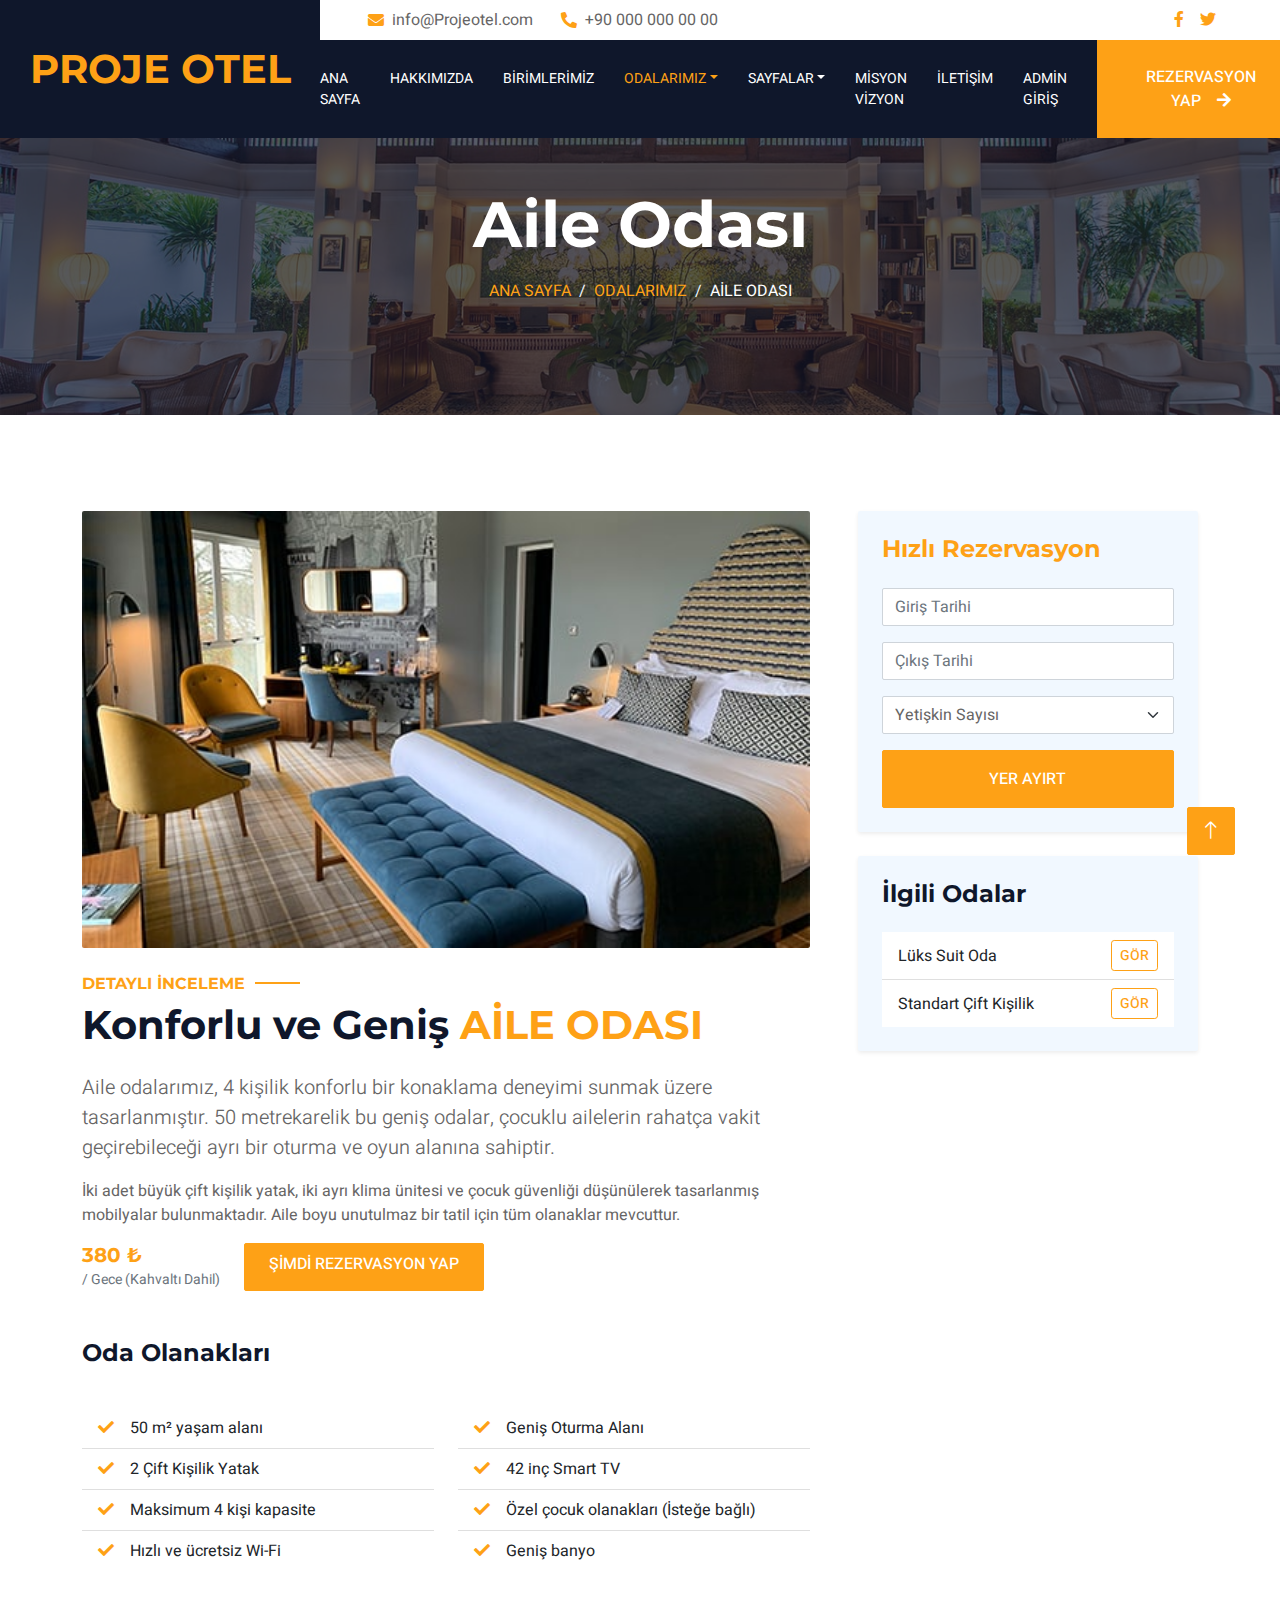
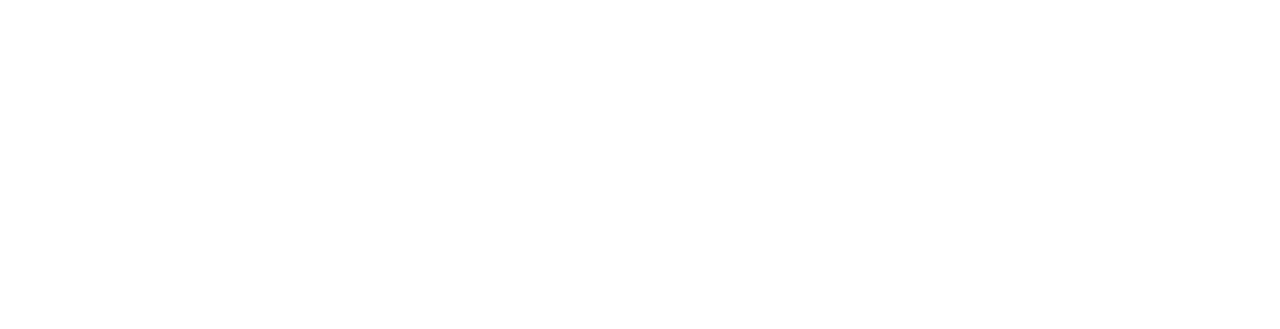
<file: room_family.html>
<!DOCTYPE html>
<html lang="tr">

<head>
    <meta charset="utf-8">
    <title>Aile Odası Detayları - Proje Otel</title>
    <meta content="width=device-width, initial-scale=1.0" name="viewport">
    <meta content="Aile odası özellikleri, 4 kişilik konaklama" name="keywords">
    <meta content="Proje Otel Aile Odası'nın tüm detaylarını, olanaklarını ve fiyatlarını keşfedin." name="description">

    <link href="img/favicon.ico" rel="icon">
    <link rel="preconnect" href="https://fonts.googleapis.com">
    <link rel="preconnect" href="https://fonts.gstatic.com" crossorigin>
    <link href="https://fonts.googleapis.com/css2?family=Heebo:wght@400;500;600;700&family=Montserrat:wght@400;500;600;700&display=swap" rel="stylesheet">  
    <link href="https://cdnjs.cloudflare.com/ajax/libs/font-awesome/5.10.0/css/all.min.css" rel="stylesheet">
    <link href="https://cdn.jsdelivr.net/npm/bootstrap-icons@1.4.1/font/bootstrap-icons.css" rel="stylesheet">
    <link href="lib/animate/animate.min.css" rel="stylesheet">
    <link href="lib/owlcarousel/assets/owl.carousel.min.css" rel="stylesheet">
    <link href="lib/tempusdominus/css/tempusdominus-bootstrap-4.min.css" rel="stylesheet" />
    <link href="css/bootstrap.min.css" rel="stylesheet">
    <link href="css/style.css" rel="stylesheet">
</head>

<body>
    <div class="container-xxl bg-white p-0">
        <div id="spinner" class="bg-white position-fixed translate-middle w-100 vh-100 top-50 start-50 d-flex align-items-center justify-content-center">
            <div class="spinner-border text-primary" style="width: 3rem; height: 3rem;" role="status">
                <span class="sr-only">Yükleniyor...</span>
            </div>
        </div>
        <div class="container-fluid bg-dark px-0">
            <div class="row gx-0">
                <div class="col-lg-3 bg-dark d-none d-lg-block">
                    <a href="index.html" class="navbar-brand w-100 h-100 m-0 p-0 d-flex align-items-center justify-content-center">
                        <h1 class="m-0 text-primary text-uppercase">Proje Otel</h1>
                    </a>
                </div>
                <div class="col-lg-9">
                    <div class="row gx-0 bg-white d-none d-lg-flex">
                        <div class="col-lg-7 px-5 text-start">
                            <div class="h-100 d-inline-flex align-items-center py-2 me-4">
                                <i class="fa fa-envelope text-primary me-2"></i>
                                <p class="mb-0">info@Projeotel.com</p>
                            </div>
                            <div class="h-100 d-inline-flex align-items-center py-2">
                                <i class="fa fa-phone-alt text-primary me-2"></i>
                                <p class="mb-0">+90 000 000 00 00</p>
                            </div>
                        </div>
                        <div class="col-lg-5 px-5 text-end">
                            <div class="d-inline-flex align-items-center py-2">
                                <a class="me-3" href=""><i class="fab fa-facebook-f"></i></a>
                                <a class="me-3" href=""><i class="fab fa-twitter"></i></a>
                            </div>
                        </div>
                    </div>
                    <nav class="navbar navbar-expand-lg bg-dark navbar-dark p-3 p-lg-0">
                        <a href="index.html" class="navbar-brand d-block d-lg-none">
                            <h1 class="m-0 text-primary text-uppercase">Proje Otel</h1>
                        </a>
                        <button type="button" class="navbar-toggler" data-bs-toggle="collapse" data-bs-target="#navbarCollapse">
                            <span class="navbar-toggler-icon"></span>
                        </button>
                        <div class="collapse navbar-collapse justify-content-between" id="navbarCollapse">
                            <div class="navbar-nav mr-auto py-0">
                                <a href="index.html" class="nav-item nav-link">Ana Sayfa</a>
                                <a href="about.html" class="nav-item nav-link">Hakkımızda</a>
                                <a href="service.html" class="nav-item nav-link">Birimlerimiz</a>
                                <div class="nav-item dropdown">
                                    <a href="#" class="nav-link dropdown-toggle active" data-bs-toggle="dropdown">Odalarımız</a>
                                    <div class="dropdown-menu rounded-0 m-0">
                                        <a href="room.html" class="dropdown-item">Tüm Odalar</a>
                                        <a href="room_suit.html" class="dropdown-item">Suit Oda</a>
                                        <a href="room_standart.html" class="dropdown-item">Standart Oda</a>
                                        <a href="room_family.html" class="dropdown-item active">Aile Odası</a>
                                    </div>
                                </div>
                                <div class="nav-item dropdown">
                                    <a href="#" class="nav-link dropdown-toggle" data-bs-toggle="dropdown">Sayfalar</a>
                                    <div class="dropdown-menu rounded-0 m-0">
                                        
                                        <a href="sayilarla_otelimiz.html" class="dropdown-item">Sayılarla Otelimiz</a>
                                        <a href="tum_duyurular.html" class="dropdown-item">Tüm Duyurular</a>
                                    </div>
                                </div>
                                <a href="misyon_vizyon.html" class="nav-item nav-link">Misyon   Vizyon </a>
                                <a href="contact.html" class="nav-item nav-link">İletişim</a>
                                <a href="admin_duyuru_ekle.html" class="nav-item nav-link" target="_blank">Admin Giriş</a>
                            </div>
                            <a href="booking.html" class="btn btn-primary rounded-0 py-4 px-md-5 d-none d-lg-block">Rezervasyon Yap<i class="fa fa-arrow-right ms-3"></i></a>
                        </div>
                    </nav>
                </div>
            </div>
        </div>
        <div class="container-fluid page-header mb-5 p-0" style="background-image: url(img/carousel-1.jpg);">
            <div class="container-fluid page-header-inner py-5">
                <div class="container text-center pb-5">
                    <h1 class="display-3 text-white mb-3 animated slideInDown">Aile Odası</h1>
                    <nav aria-label="breadcrumb">
                        <ol class="breadcrumb justify-content-center text-uppercase">
                            <li class="breadcrumb-item"><a href="index.html">Ana Sayfa</a></li>
                            <li class="breadcrumb-item"><a href="room.html">Odalarımız</a></li>
                            <li class="breadcrumb-item text-white active" aria-current="page">Aile Odası</li>
                        </ol>
                    </nav>
                </div>
            </div>
        </div>
        <div class="container-xxl py-5">
            <div class="container">
                <div class="row g-5">
                    
                    <div class="col-lg-8 wow fadeInUp" data-wow-delay="0.1s">
                        <div class="mb-5">
                            <img class="img-fluid rounded w-100 mb-4" src="img/room-3.jpg" alt="Aile Odası Görseli">
                            
                            <h6 class="section-title text-start text-primary text-uppercase">Detaylı İnceleme</h6>
                            <h1 class="mb-4">Konforlu ve Geniş <span class="text-primary text-uppercase">Aile Odası</span></h1>
                            
                            <p class="lead">
                                Aile odalarımız, 4 kişilik konforlu bir konaklama deneyimi sunmak üzere tasarlanmıştır. 50 metrekarelik bu geniş odalar, çocuklu ailelerin rahatça vakit geçirebileceği ayrı bir oturma ve oyun alanına sahiptir.
                            </p>
                            <p class="text-body">
                                İki adet büyük çift kişilik yatak, iki ayrı klima ünitesi ve çocuk güvenliği düşünülerek tasarlanmış mobilyalar bulunmaktadır. Aile boyu unutulmaz bir tatil için tüm olanaklar mevcuttur.
                            </p>

                            <div class="d-flex mb-4">
                                <div class="pe-4">
                                    <h5 class="mb-0 text-primary">380 ₺</h5>
                                    <small class="text-muted">/ Gece (Kahvaltı Dahil)</small>
                                </div>
                                <a href="booking.html" class="btn btn-primary py-2 px-4">Şimdi Rezervasyon Yap</a>
                            </div>

                        </div>
                        
                        <div class="row g-4">
                            <div class="col-12">
                                <h4 class="mb-3">Oda Olanakları</h4>
                            </div>
                            <div class="col-md-6">
                                <ul class="list-group list-group-flush">
                                    <li class="list-group-item"><i class="fa fa-check text-primary me-3"></i>50 m² yaşam alanı</li>
                                    <li class="list-group-item"><i class="fa fa-check text-primary me-3"></i>2 Çift Kişilik Yatak</li>
                                    <li class="list-group-item"><i class="fa fa-check text-primary me-3"></i>Maksimum 4 kişi kapasite</li>
                                    <li class="list-group-item"><i class="fa fa-check text-primary me-3"></i>Hızlı ve ücretsiz Wi-Fi</li>
                                </ul>
                            </div>
                            <div class="col-md-6">
                                <ul class="list-group list-group-flush">
                                    <li class="list-group-item"><i class="fa fa-check text-primary me-3"></i>Geniş Oturma Alanı</li>
                                    <li class="list-group-item"><i class="fa fa-check text-primary me-3"></i>42 inç Smart TV</li>
                                    <li class="list-group-item"><i class="fa fa-check text-primary me-3"></i>Özel çocuk olanakları (İsteğe bağlı)</li>
                                    <li class="list-group-item"><i class="fa fa-check text-primary me-3"></i>Geniş banyo</li>
                                </ul>
                            </div>
                        </div>

                    </div>
                    
                    <div class="col-lg-4 wow fadeInUp" data-wow-delay="0.3s">
                        <div class="bg-light p-4 rounded shadow-sm mb-4">
                            <h4 class="mb-4 text-primary">Hızlı Rezervasyon</h4>
                            <form>
                                <div class="mb-3">
                                    <input type="text" class="form-control" placeholder="Giriş Tarihi" onfocus="(this.type='date')">
                                </div>
                                <div class="mb-3">
                                    <input type="text" class="form-control" placeholder="Çıkış Tarihi" onfocus="(this.type='date')">
                                </div>
                                <div class="mb-3">
                                    <select class="form-select">
                                        <option>Yetişkin Sayısı</option>
                                        <option>2</option><option>3</option><option>4</option>
                                    </select>
                                </div>
                                <button type="submit" class="btn btn-primary w-100 py-3">Yer Ayırt</button>
                            </form>
                        </div>

                        <div class="bg-light p-4 rounded shadow-sm">
                            <h4 class="mb-4">İlgili Odalar</h4>
                            <ul class="list-group list-group-flush">
                                <li class="list-group-item d-flex justify-content-between align-items-center">
                                    Lüks Suit Oda
                                    <a href="room_suit.html" class="btn btn-sm btn-outline-primary">Gör</a>
                                </li>
                                <li class="list-group-item d-flex justify-content-between align-items-center">
                                    Standart Çift Kişilik
                                    <a href="room_standart.html" class="btn btn-sm btn-outline-primary">Gör</a>
                                </li>
                            </ul>
                        </div>
                    </div>
                </div>
            </div>
        </div>
        <div class="container-fluid bg-dark text-light footer wow fadeIn" data-wow-delay="0.1s">
            <div class="container py-5">
                <div class="row g-5">
                    
                    <div class="col-lg-3 col-md-6">
                        <div class="bg-primary rounded p-4">
                            <a href="index.html"><h1 class="text-white text-uppercase mb-3">Proje Otel</h1></a>
                            <p class="text-white mb-0" style="font-size: 0.9rem;">
                                Proje Yazar Bilgisi <br>Yusuf Çelebi<br>231307036
                            </p>
                        </div>
                    </div>
                    
                    <div class="col-lg-3 col-md-6">
                        <h6 class="section-title text-start text-primary text-uppercase mb-4">İletişim</h6>
                        <p class="mb-2"><i class="fa fa-map-marker-alt me-3"></i>İzmit, Kocaeli, Türkiye</p>
                        <p class="mb-2"><i class="fa fa-phone-alt me-3"></i>+90 000 000 00 00</p>
                        <p class="mb-2"><i class="fa fa-envelope me-3"></i>info@Projeotel.com</p>
                        <div class="d-flex pt-2">
                            <a class="btn btn-outline-light btn-social" href=""><i class="fab fa-twitter"></i></a>
                            <a class="btn btn-outline-light btn-social" href=""><i class="fab fa-facebook-f"></i></a>
                        </div>
                    </div>
                    
                    <div class="col-lg-3 col-md-6">
                        <h6 class="section-title text-start text-primary text-uppercase mb-4">Şirket</h6>
                        <a class="btn btn-link" href="about.html">Hakkımızda</a>
                        <a class="btn btn-link" href="service.html">Birimlerimiz</a>
                        <a class="btn btn-link" href="misyon_vizyon.html">Misyon & Vizyon</a>
                        <a class="btn btn-link" href="tum_duyurular.html">Duyurular</a>
                        <a class="btn btn-link" href="contact.html">İletişim</a>
                    </div>
                    
                    <div class="col-lg-3 col-md-6">
                        <h6 class="section-title text-start text-primary text-uppercase mb-4">Hizmetler</h6>
                        <a class="btn btn-link" href="service.html">Yemek & Restoran</a>
                        <a class="btn btn-link" href="service.html">Spa & Fitness</a>
                        <a class="btn btn-link" href="service.html">Etkinlikler</a>
                        <a class="btn btn-link" href="booking.html">Online Rezervasyon</a>
                    </div>
                </div>
            </div>
            
            <div class="container">
                <div class="copyright">
                    <div class="row">
                        <div class="col-md-6 text-center text-md-start mb-3 mb-md-0">
                            &copy; <a class="border-bottom" href="#">Proje Otel</a>, Tüm Hakları Saklıdır. 
                        </div>
                        <div class="col-md-6 text-center text-md-end">
                            <div class="footer-menu">
                                <a href="index.html">Ana Sayfa</a>
                                <a href="contact.html">Yardım</a>
                            </div>
                        </div>
                    </div>
                </div>
            </div>
        </div>
        <a href="#" class="btn btn-lg btn-primary btn-lg-square back-to-top"><i class="bi bi-arrow-up"></i></a>
    </div>

    <script src="https://code.jquery.com/jquery-3.4.1.min.js"></script>
    <script src="https://cdn.jsdelivr.net/npm/bootstrap@5.0.0/dist/js/bootstrap.bundle.min.js"></script>
    <script src="lib/wow/wow.min.js"></script>
    <script src="lib/easing/easing.min.js"></script>
    <script src="lib/waypoints/waypoints.min.js"></script>
    <script src="lib/counterup/counterup.min.js"></script>
    <script src="lib/owlcarousel/owl.carousel.min.js"></script>
    <script src="lib/tempusdominus/js/moment.min.js"></script>
    <script src="lib/tempusdominus/js/moment-timezone.min.js"></script>
    <script src="lib/tempusdominus/js/tempusdominus-bootstrap-4.min.js"></script>

    <script src="js/main.js"></script>
</body>

</html>
</file>
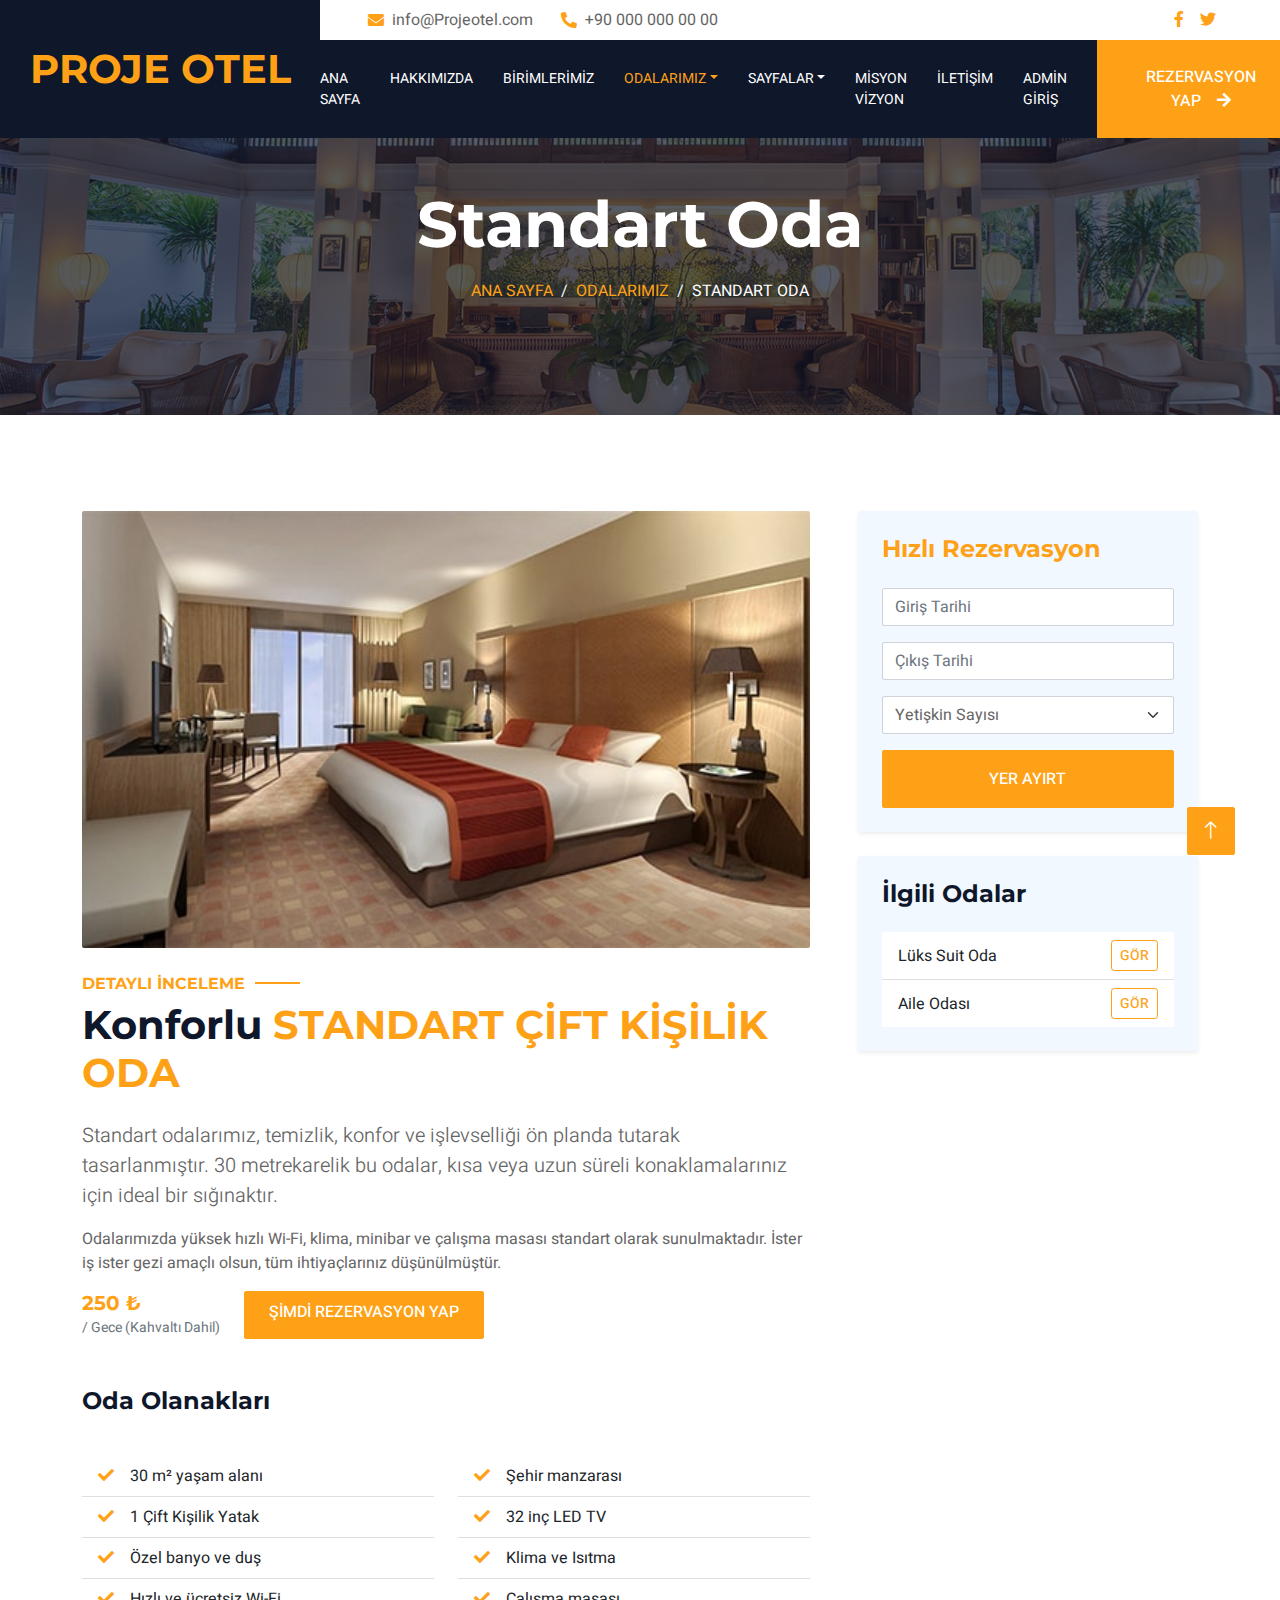
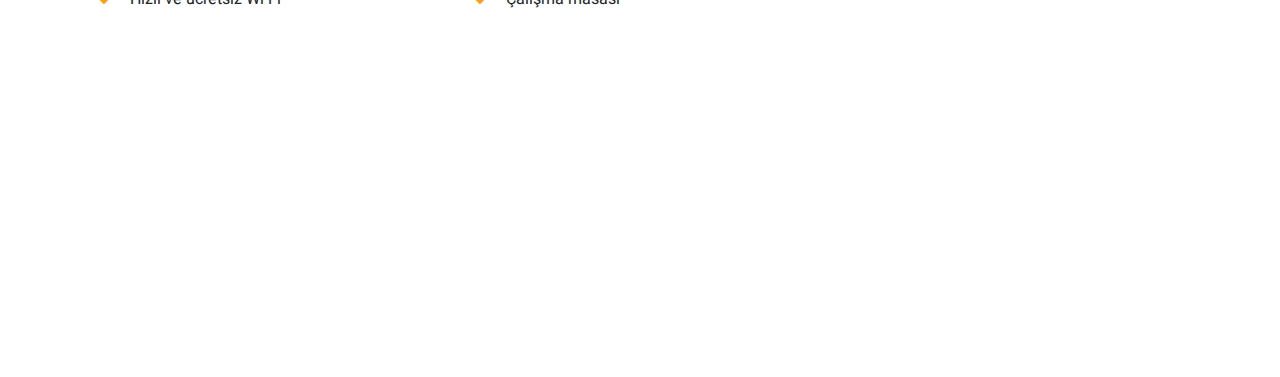
<file: room_standart.html>
<!DOCTYPE html>
<html lang="tr">

<head>
    <meta charset="utf-8">
    <title>Standart Çift Kişilik Oda Detayları - Proje Otel</title>
    <meta content="width=device-width, initial-scale=1.0" name="viewport">
    <meta content="Standart oda özellikleri, ekonomik konaklama" name="keywords">
    <meta content="Proje Otel Standart Oda'nın tüm detaylarını, olanaklarını ve fiyatlarını keşfedin." name="description">

    <link href="img/favicon.ico" rel="icon">
    <link rel="preconnect" href="https://fonts.googleapis.com">
    <link rel="preconnect" href="https://fonts.gstatic.com" crossorigin>
    <link href="https://fonts.googleapis.com/css2?family=Heebo:wght@400;500;600;700&family=Montserrat:wght@400;500;600;700&display=swap" rel="stylesheet">  
    <link href="https://cdnjs.cloudflare.com/ajax/libs/font-awesome/5.10.0/css/all.min.css" rel="stylesheet">
    <link href="https://cdn.jsdelivr.net/npm/bootstrap-icons@1.4.1/font/bootstrap-icons.css" rel="stylesheet">
    <link href="lib/animate/animate.min.css" rel="stylesheet">
    <link href="lib/owlcarousel/assets/owl.carousel.min.css" rel="stylesheet">
    <link href="lib/tempusdominus/css/tempusdominus-bootstrap-4.min.css" rel="stylesheet" />
    <link href="css/bootstrap.min.css" rel="stylesheet">
    <link href="css/style.css" rel="stylesheet">
</head>

<body>
    <div class="container-xxl bg-white p-0">
        <div id="spinner" class="bg-white position-fixed translate-middle w-100 vh-100 top-50 start-50 d-flex align-items-center justify-content-center">
            <div class="spinner-border text-primary" style="width: 3rem; height: 3rem;" role="status">
                <span class="sr-only">Yükleniyor...</span>
            </div>
        </div>
        <div class="container-fluid bg-dark px-0">
            <div class="row gx-0">
                <div class="col-lg-3 bg-dark d-none d-lg-block">
                    <a href="index.html" class="navbar-brand w-100 h-100 m-0 p-0 d-flex align-items-center justify-content-center">
                        <h1 class="m-0 text-primary text-uppercase">Proje Otel</h1>
                    </a>
                </div>
                <div class="col-lg-9">
                    <div class="row gx-0 bg-white d-none d-lg-flex">
                        <div class="col-lg-7 px-5 text-start">
                            <div class="h-100 d-inline-flex align-items-center py-2 me-4">
                                <i class="fa fa-envelope text-primary me-2"></i>
                                <p class="mb-0">info@Projeotel.com</p>
                            </div>
                            <div class="h-100 d-inline-flex align-items-center py-2">
                                <i class="fa fa-phone-alt text-primary me-2"></i>
                                <p class="mb-0">+90 000 000 00 00</p>
                            </div>
                        </div>
                        <div class="col-lg-5 px-5 text-end">
                            <div class="d-inline-flex align-items-center py-2">
                                <a class="me-3" href=""><i class="fab fa-facebook-f"></i></a>
                                <a class="me-3" href=""><i class="fab fa-twitter"></i></a>
                            </div>
                        </div>
                    </div>
                    <nav class="navbar navbar-expand-lg bg-dark navbar-dark p-3 p-lg-0">
                        <a href="index.html" class="navbar-brand d-block d-lg-none">
                            <h1 class="m-0 text-primary text-uppercase">Proje Otel</h1>
                        </a>
                        <button type="button" class="navbar-toggler" data-bs-toggle="collapse" data-bs-target="#navbarCollapse">
                            <span class="navbar-toggler-icon"></span>
                        </button>
                        <div class="collapse navbar-collapse justify-content-between" id="navbarCollapse">
                            <div class="navbar-nav mr-auto py-0">
                                <a href="index.html" class="nav-item nav-link">Ana Sayfa</a>
                                <a href="about.html" class="nav-item nav-link">Hakkımızda</a>
                                <a href="service.html" class="nav-item nav-link">Birimlerimiz</a>
                                <div class="nav-item dropdown">
                                    <a href="#" class="nav-link dropdown-toggle active" data-bs-toggle="dropdown">Odalarımız</a>
                                    <div class="dropdown-menu rounded-0 m-0">
                                        <a href="room.html" class="dropdown-item">Tüm Odalar</a>
                                        <a href="room_suit.html" class="dropdown-item">Suit Oda</a>
                                        <a href="room_standart.html" class="dropdown-item active">Standart Oda</a>
                                        <a href="room_family.html" class="dropdown-item">Aile Odası</a>
                                    </div>
                                </div>
                                <div class="nav-item dropdown">
                                    <a href="#" class="nav-link dropdown-toggle" data-bs-toggle="dropdown">Sayfalar</a>
                                    <div class="dropdown-menu rounded-0 m-0">
                                        
                                        <a href="sayilarla_otelimiz.html" class="dropdown-item">Sayılarla Otelimiz</a>
                                        <a href="tum_duyurular.html" class="dropdown-item">Tüm Duyurular</a>
                                    </div>
                                </div>
                                <a href="misyon_vizyon.html" class="nav-item nav-link">Misyon   Vizyon </a>
                                <a href="contact.html" class="nav-item nav-link">İletişim</a>
                                <a href="admin_duyuru_ekle.html" class="nav-item nav-link" target="_blank">Admin Giriş</a>
                            </div>
                            <a href="booking.html" class="btn btn-primary rounded-0 py-4 px-md-5 d-none d-lg-block">Rezervasyon Yap<i class="fa fa-arrow-right ms-3"></i></a>
                        </div>
                    </nav>
                </div>
            </div>
        </div>
        <div class="container-fluid page-header mb-5 p-0" style="background-image: url(img/carousel-1.jpg);">
            <div class="container-fluid page-header-inner py-5">
                <div class="container text-center pb-5">
                    <h1 class="display-3 text-white mb-3 animated slideInDown">Standart Oda</h1>
                    <nav aria-label="breadcrumb">
                        <ol class="breadcrumb justify-content-center text-uppercase">
                            <li class="breadcrumb-item"><a href="index.html">Ana Sayfa</a></li>
                            <li class="breadcrumb-item"><a href="room.html">Odalarımız</a></li>
                            <li class="breadcrumb-item text-white active" aria-current="page">Standart Oda</li>
                        </ol>
                    </nav>
                </div>
            </div>
        </div>
        <div class="container-xxl py-5">
            <div class="container">
                <div class="row g-5">
                    
                    <div class="col-lg-8 wow fadeInUp" data-wow-delay="0.1s">
                        <div class="mb-5">
                            <img class="img-fluid rounded w-100 mb-4" src="img/room-2.jpg" alt="Standart Oda Görseli">
                            
                            <h6 class="section-title text-start text-primary text-uppercase">Detaylı İnceleme</h6>
                            <h1 class="mb-4">Konforlu <span class="text-primary text-uppercase">Standart Çift Kişilik Oda</span></h1>
                            
                            <p class="lead">
                                Standart odalarımız, temizlik, konfor ve işlevselliği ön planda tutarak tasarlanmıştır. 30 metrekarelik bu odalar, kısa veya uzun süreli konaklamalarınız için ideal bir sığınaktır. 
                            </p>
                            <p class="text-body">
                                Odalarımızda yüksek hızlı Wi-Fi, klima, minibar ve çalışma masası standart olarak sunulmaktadır. İster iş ister gezi amaçlı olsun, tüm ihtiyaçlarınız düşünülmüştür.
                            </p>

                            <div class="d-flex mb-4">
                                <div class="pe-4">
                                    <h5 class="mb-0 text-primary">250 ₺</h5>
                                    <small class="text-muted">/ Gece (Kahvaltı Dahil)</small>
                                </div>
                                <a href="booking.html" class="btn btn-primary py-2 px-4">Şimdi Rezervasyon Yap</a>
                            </div>

                        </div>
                        
                        <div class="row g-4">
                            <div class="col-12">
                                <h4 class="mb-3">Oda Olanakları</h4>
                            </div>
                            <div class="col-md-6">
                                <ul class="list-group list-group-flush">
                                    <li class="list-group-item"><i class="fa fa-check text-primary me-3"></i>30 m² yaşam alanı</li>
                                    <li class="list-group-item"><i class="fa fa-check text-primary me-3"></i>1 Çift Kişilik Yatak</li>
                                    <li class="list-group-item"><i class="fa fa-check text-primary me-3"></i>Özel banyo ve duş</li>
                                    <li class="list-group-item"><i class="fa fa-check text-primary me-3"></i>Hızlı ve ücretsiz Wi-Fi</li>
                                </ul>
                            </div>
                            <div class="col-md-6">
                                <ul class="list-group list-group-flush">
                                    <li class="list-group-item"><i class="fa fa-check text-primary me-3"></i>Şehir manzarası</li>
                                    <li class="list-group-item"><i class="fa fa-check text-primary me-3"></i>32 inç LED TV</li>
                                    <li class="list-group-item"><i class="fa fa-check text-primary me-3"></i>Klima ve Isıtma</li>
                                    <li class="list-group-item"><i class="fa fa-check text-primary me-3"></i>Çalışma masası</li>
                                </ul>
                            </div>
                        </div>

                    </div>
                    
                    <div class="col-lg-4 wow fadeInUp" data-wow-delay="0.3s">
                        <div class="bg-light p-4 rounded shadow-sm mb-4">
                            <h4 class="mb-4 text-primary">Hızlı Rezervasyon</h4>
                            <form>
                                <div class="mb-3">
                                    <input type="text" class="form-control" placeholder="Giriş Tarihi" onfocus="(this.type='date')">
                                </div>
                                <div class="mb-3">
                                    <input type="text" class="form-control" placeholder="Çıkış Tarihi" onfocus="(this.type='date')">
                                </div>
                                <div class="mb-3">
                                    <select class="form-select">
                                        <option>Yetişkin Sayısı</option>
                                        <option>1</option><option>2</option>
                                    </select>
                                </div>
                                <button type="submit" class="btn btn-primary w-100 py-3">Yer Ayırt</button>
                            </form>
                        </div>

                        <div class="bg-light p-4 rounded shadow-sm">
                            <h4 class="mb-4">İlgili Odalar</h4>
                            <ul class="list-group list-group-flush">
                                <li class="list-group-item d-flex justify-content-between align-items-center">
                                    Lüks Suit Oda
                                    <a href="room_suit.html" class="btn btn-sm btn-outline-primary">Gör</a>
                                </li>
                                <li class="list-group-item d-flex justify-content-between align-items-center">
                                    Aile Odası
                                    <a href="room_family.html" class="btn btn-sm btn-outline-primary">Gör</a>
                                </li>
                            </ul>
                        </div>
                    </div>
                </div>
            </div>
        </div>
        <div class="container-fluid bg-dark text-light footer wow fadeIn" data-wow-delay="0.1s">
            <div class="container py-5">
                <div class="row g-5">
                    
                    <div class="col-lg-3 col-md-6">
                        <div class="bg-primary rounded p-4">
                            <a href="index.html"><h1 class="text-white text-uppercase mb-3">Proje Otel</h1></a>
                            <p class="text-white mb-0" style="font-size: 0.9rem;">
                                Proje Yazar Bilgisi <br>Yusuf Çelebi <br>231307036
                            </p>
                        </div>
                    </div>
                    
                    <div class="col-lg-3 col-md-6">
                        <h6 class="section-title text-start text-primary text-uppercase mb-4">İletişim</h6>
                        <p class="mb-2"><i class="fa fa-map-marker-alt me-3"></i>İzmit, Kocaeli, Türkiye</p>
                        <p class="mb-2"><i class="fa fa-phone-alt me-3"></i>+90 000 000 00 00</p>
                        <p class="mb-2"><i class="fa fa-envelope me-3"></i>info@Projeotel.com</p>
                        <div class="d-flex pt-2">
                            <a class="btn btn-outline-light btn-social" href=""><i class="fab fa-twitter"></i></a>
                            <a class="btn btn-outline-light btn-social" href=""><i class="fab fa-facebook-f"></i></a>
                        </div>
                    </div>
                    
                    <div class="col-lg-3 col-md-6">
                        <h6 class="section-title text-start text-primary text-uppercase mb-4">Şirket</h6>
                        <a class="btn btn-link" href="about.html">Hakkımızda</a>
                        <a class="btn btn-link" href="service.html">Birimlerimiz</a>
                        <a class="btn btn-link" href="misyon_vizyon.html">Misyon & Vizyon</a>
                        <a class="btn btn-link" href="tum_duyurular.html">Duyurular</a>
                        <a class="btn btn-link" href="contact.html">İletişim</a>
                    </div>
                    
                    <div class="col-lg-3 col-md-6">
                        <h6 class="section-title text-start text-primary text-uppercase mb-4">Hizmetler</h6>
                        <a class="btn btn-link" href="service.html">Yemek & Restoran</a>
                        <a class="btn btn-link" href="service.html">Spa & Fitness</a>
                        <a class="btn btn-link" href="service.html">Etkinlikler</a>
                        <a class="btn btn-link" href="booking.html">Online Rezervasyon</a>
                    </div>
                </div>
            </div>
            
            <div class="container">
                <div class="copyright">
                    <div class="row">
                        <div class="col-md-6 text-center text-md-start mb-3 mb-md-0">
                            &copy; <a class="border-bottom" href="#">Proje Otel</a>, Tüm Hakları Saklıdır. 
                        </div>
                        <div class="col-md-6 text-center text-md-end">
                            <div class="footer-menu">
                                <a href="index.html">Ana Sayfa</a>
                                <a href="contact.html">Yardım</a>
                            </div>
                        </div>
                    </div>
                </div>
            </div>
        </div>
        <a href="#" class="btn btn-lg btn-primary btn-lg-square back-to-top"><i class="bi bi-arrow-up"></i></a>
    </div>

    <script src="https://code.jquery.com/jquery-3.4.1.min.js"></script>
    <script src="https://cdn.jsdelivr.net/npm/bootstrap@5.0.0/dist/js/bootstrap.bundle.min.js"></script>
    <script src="lib/wow/wow.min.js"></script>
    <script src="lib/easing/easing.min.js"></script>
    <script src="lib/waypoints/waypoints.min.js"></script>
    <script src="lib/counterup/counterup.min.js"></script>
    <script src="lib/owlcarousel/owl.carousel.min.js"></script>
    <script src="lib/tempusdominus/js/moment.min.js"></script>
    <script src="lib/tempusdominus/js/moment-timezone.min.js"></script>
    <script src="lib/tempusdominus/js/tempusdominus-bootstrap-4.min.js"></script>

    <script src="js/main.js"></script>
</body>

</html>
</file>
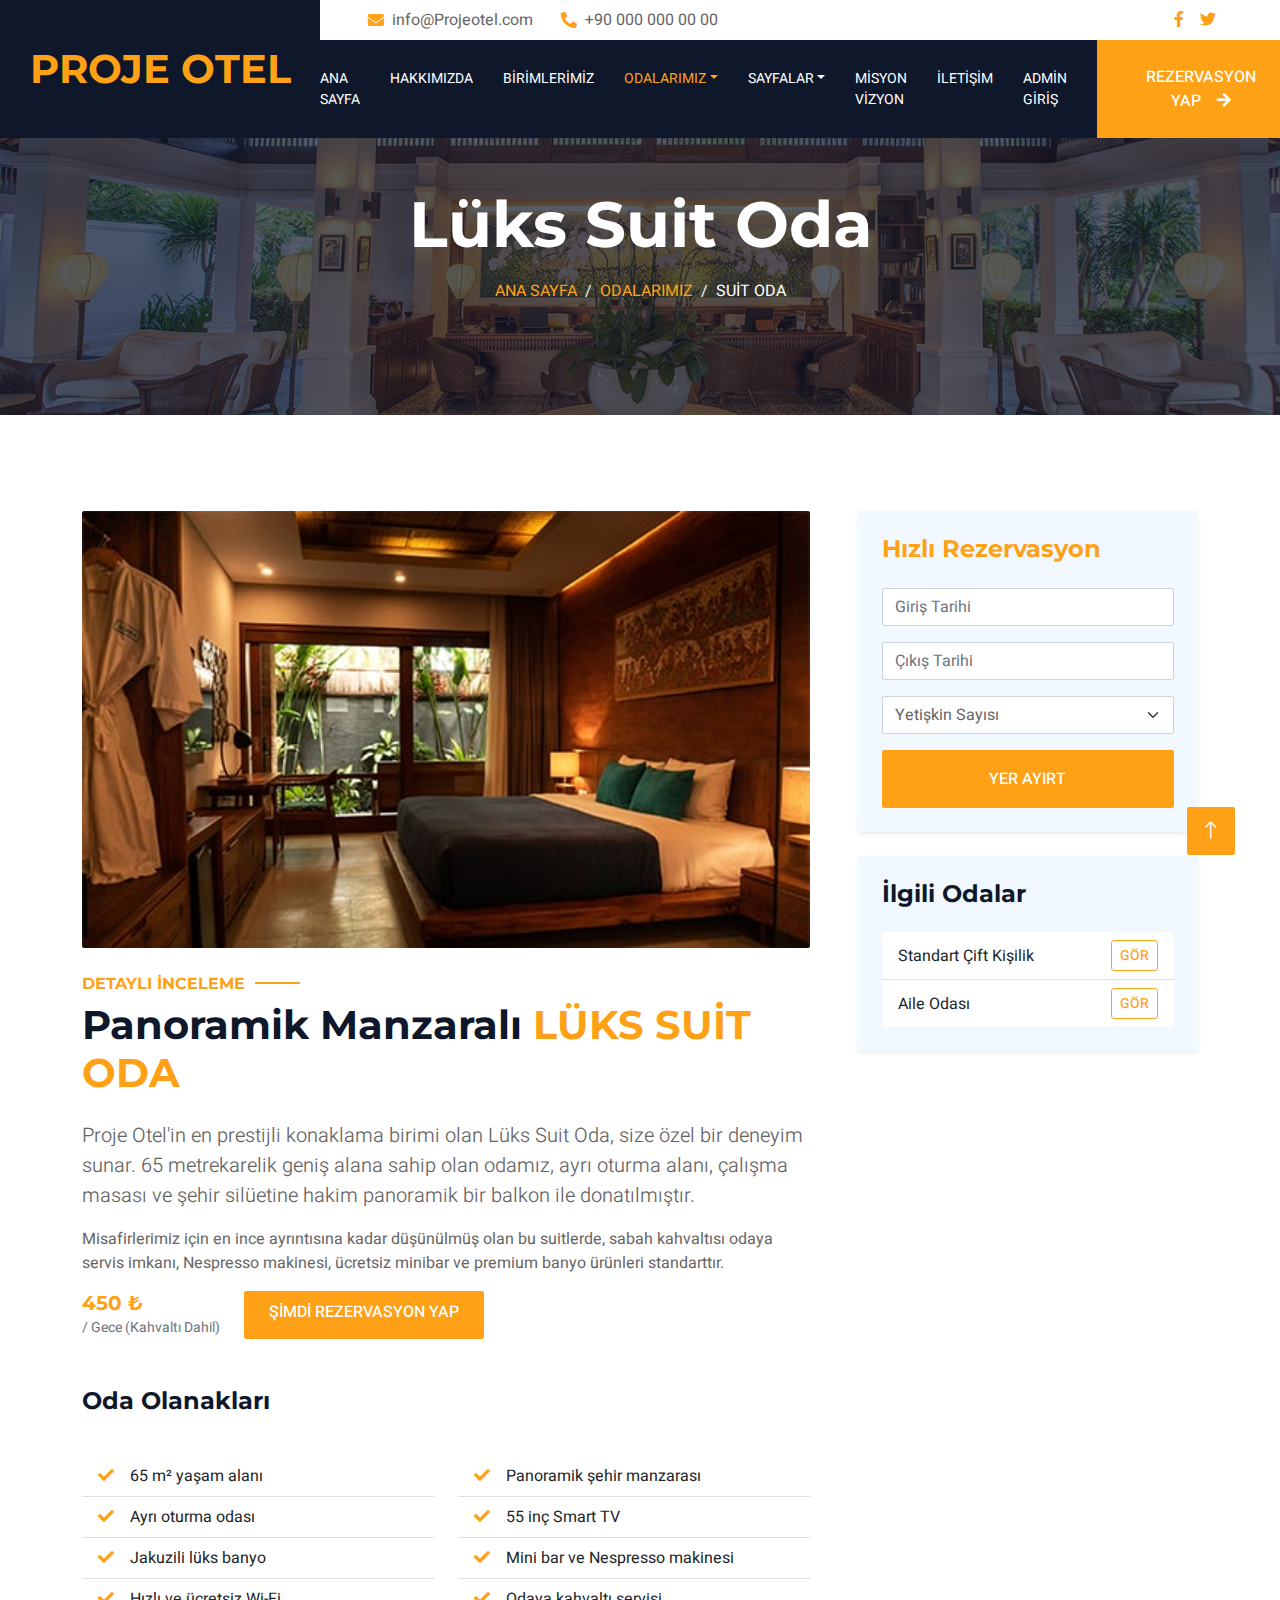
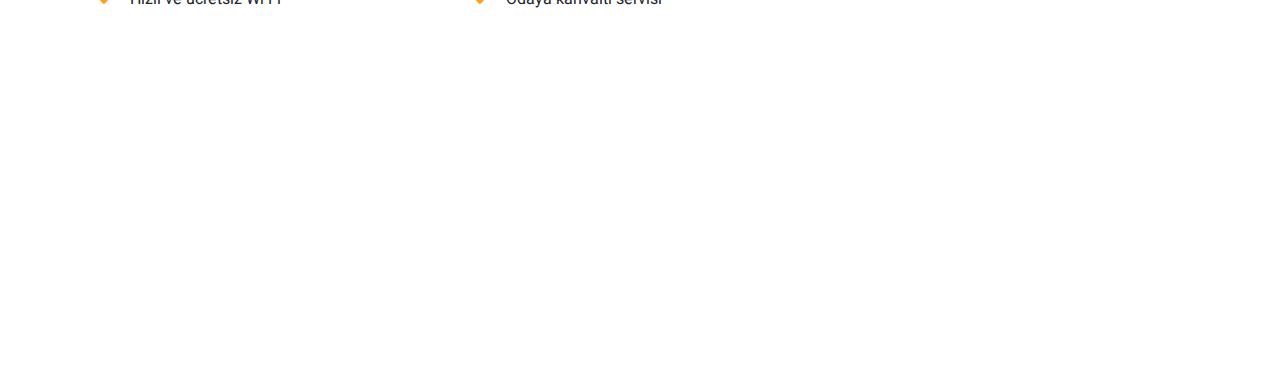
<file: room_suit.html>
<!DOCTYPE html>
<html lang="tr">

<head>
    <meta charset="utf-8">
    <title>Lüks Suit Oda Detayları - Proje Otel</title>
    <meta content="width=device-width, initial-scale=1.0" name="viewport">
    <meta content="Suit oda özellikleri, Lüks konaklama, Oda fiyatları" name="keywords">
    <meta content="Proje Otel Lüks Suit Odası'nın tüm detaylarını, olanaklarını ve fiyatlarını keşfedin." name="description">

    <link href="img/favicon.ico" rel="icon">

    <link rel="preconnect" href="https://fonts.googleapis.com">
    <link rel="preconnect" href="https://fonts.gstatic.com" crossorigin>
    <link href="https://fonts.googleapis.com/css2?family=Heebo:wght@400;500;600;700&family=Montserrat:wght@400;500;600;700&display=swap" rel="stylesheet">  

    <link href="https://cdnjs.cloudflare.com/ajax/libs/font-awesome/5.10.0/css/all.min.css" rel="stylesheet">
    <link href="https://cdn.jsdelivr.net/npm/bootstrap-icons@1.4.1/font/bootstrap-icons.css" rel="stylesheet">

    <link href="lib/animate/animate.min.css" rel="stylesheet">
    <link href="lib/owlcarousel/assets/owl.carousel.min.css" rel="stylesheet">
    <link href="lib/tempusdominus/css/tempusdominus-bootstrap-4.min.css" rel="stylesheet" />

    <link href="css/bootstrap.min.css" rel="stylesheet">

    <link href="css/style.css" rel="stylesheet">
</head>

<body>
    <div class="container-xxl bg-white p-0">
        <div id="spinner" class="bg-white position-fixed translate-middle w-100 vh-100 top-50 start-50 d-flex align-items-center justify-content-center">
            <div class="spinner-border text-primary" style="width: 3rem; height: 3rem;" role="status">
                <span class="sr-only">Yükleniyor...</span>
            </div>
        </div>
        <div class="container-fluid bg-dark px-0">
            <div class="row gx-0">
                <div class="col-lg-3 bg-dark d-none d-lg-block">
                    <a href="index.html" class="navbar-brand w-100 h-100 m-0 p-0 d-flex align-items-center justify-content-center">
                        <h1 class="m-0 text-primary text-uppercase">Proje Otel</h1>
                    </a>
                </div>
                <div class="col-lg-9">
                    <div class="row gx-0 bg-white d-none d-lg-flex">
                        <div class="col-lg-7 px-5 text-start">
                            <div class="h-100 d-inline-flex align-items-center py-2 me-4">
                                <i class="fa fa-envelope text-primary me-2"></i>
                                <p class="mb-0">info@Projeotel.com</p>
                            </div>
                            <div class="h-100 d-inline-flex align-items-center py-2">
                                <i class="fa fa-phone-alt text-primary me-2"></i>
                                <p class="mb-0">+90 000 000 00 00</p>
                            </div>
                        </div>
                        <div class="col-lg-5 px-5 text-end">
                            <div class="d-inline-flex align-items-center py-2">
                                <a class="me-3" href=""><i class="fab fa-facebook-f"></i></a>
                                <a class="me-3" href=""><i class="fab fa-twitter"></i></a>
                            </div>
                        </div>
                    </div>
                    <nav class="navbar navbar-expand-lg bg-dark navbar-dark p-3 p-lg-0">
                        <a href="index.html" class="navbar-brand d-block d-lg-none">
                            <h1 class="m-0 text-primary text-uppercase">Proje Otel</h1>
                        </a>
                        <button type="button" class="navbar-toggler" data-bs-toggle="collapse" data-bs-target="#navbarCollapse">
                            <span class="navbar-toggler-icon"></span>
                        </button>
                        <div class="collapse navbar-collapse justify-content-between" id="navbarCollapse">
                            <div class="navbar-nav mr-auto py-0">
                                <a href="index.html" class="nav-item nav-link">Ana Sayfa</a>
                                <a href="about.html" class="nav-item nav-link">Hakkımızda</a>
                                <a href="service.html" class="nav-item nav-link">Birimlerimiz</a>
                                <div class="nav-item dropdown">
                                    <a href="#" class="nav-link dropdown-toggle active" data-bs-toggle="dropdown">Odalarımız</a>
                                    <div class="dropdown-menu rounded-0 m-0">
                                        <a href="room.html" class="dropdown-item">Tüm Odalar</a>
                                        <a href="room_suit.html" class="dropdown-item active">Suit Oda</a>
                                        <a href="room_standart.html" class="dropdown-item">Standart Oda</a>
                                        <a href="room_family.html" class="dropdown-item">Aile Odası</a>
                                    </div>
                                </div>
                                <div class="nav-item dropdown">
                                    <a href="#" class="nav-link dropdown-toggle" data-bs-toggle="dropdown">Sayfalar</a>
                                    <div class="dropdown-menu rounded-0 m-0">
                                        
                                        <a href="sayilarla_otelimiz.html" class="dropdown-item">Sayılarla Otelimiz</a>
                                        <a href="tum_duyurular.html" class="dropdown-item">Tüm Duyurular</a>
                                    </div>
                                </div>
                                <a href="misyon_vizyon.html" class="nav-item nav-link">Misyon   Vizyon </a>
                                <a href="contact.html" class="nav-item nav-link">İletişim</a>
                                <a href="admin_duyuru_ekle.html" class="nav-item nav-link" target="_blank">Admin Giriş</a>
                            </div>
                            <a href="booking.html" class="btn btn-primary rounded-0 py-4 px-md-5 d-none d-lg-block">Rezervasyon Yap<i class="fa fa-arrow-right ms-3"></i></a>
                        </div>
                    </nav>
                </div>
            </div>
        </div>
        <div class="container-fluid page-header mb-5 p-0" style="background-image: url(img/carousel-1.jpg);">
            <div class="container-fluid page-header-inner py-5">
                <div class="container text-center pb-5">
                    <h1 class="display-3 text-white mb-3 animated slideInDown">Lüks Suit Oda</h1>
                    <nav aria-label="breadcrumb">
                        <ol class="breadcrumb justify-content-center text-uppercase">
                            <li class="breadcrumb-item"><a href="index.html">Ana Sayfa</a></li>
                            <li class="breadcrumb-item"><a href="room.html">Odalarımız</a></li>
                            <li class="breadcrumb-item text-white active" aria-current="page">Suit Oda</li>
                        </ol>
                    </nav>
                </div>
            </div>
        </div>
        <div class="container-xxl py-5">
            <div class="container">
                <div class="row g-5">
                    
                    <div class="col-lg-8 wow fadeInUp" data-wow-delay="0.1s">
                        <div class="mb-5">
                            <img class="img-fluid rounded w-100 mb-4" src="img/room-1.jpg" alt="Suit Oda Görseli">
                            
                            <h6 class="section-title text-start text-primary text-uppercase">Detaylı İnceleme</h6>
                            <h1 class="mb-4">Panoramik Manzaralı <span class="text-primary text-uppercase">Lüks Suit Oda</span></h1>
                            
                            <p class="lead">
                                Proje Otel'in en prestijli konaklama birimi olan Lüks Suit Oda, size özel bir deneyim sunar. 65 metrekarelik geniş alana sahip olan odamız, ayrı oturma alanı, çalışma masası ve şehir silüetine hakim panoramik bir balkon ile donatılmıştır. 
                            </p>
                            <p class="text-body">
                                Misafirlerimiz için en ince ayrıntısına kadar düşünülmüş olan bu suitlerde, sabah kahvaltısı odaya servis imkanı, Nespresso makinesi, ücretsiz minibar ve premium banyo ürünleri standarttır.
                            </p>

                            <div class="d-flex mb-4">
                                <div class="pe-4">
                                    <h5 class="mb-0 text-primary">450 ₺</h5>
                                    <small class="text-muted">/ Gece (Kahvaltı Dahil)</small>
                                </div>
                                <a href="booking.html" class="btn btn-primary py-2 px-4">Şimdi Rezervasyon Yap</a>
                            </div>

                        </div>
                        
                        <div class="row g-4">
                            <div class="col-12">
                                <h4 class="mb-3">Oda Olanakları</h4>
                            </div>
                            <div class="col-md-6">
                                <ul class="list-group list-group-flush">
                                    <li class="list-group-item"><i class="fa fa-check text-primary me-3"></i>65 m² yaşam alanı</li>
                                    <li class="list-group-item"><i class="fa fa-check text-primary me-3"></i>Ayrı oturma odası</li>
                                    <li class="list-group-item"><i class="fa fa-check text-primary me-3"></i>Jakuzili lüks banyo</li>
                                    <li class="list-group-item"><i class="fa fa-check text-primary me-3"></i>Hızlı ve ücretsiz Wi-Fi</li>
                                </ul>
                            </div>
                            <div class="col-md-6">
                                <ul class="list-group list-group-flush">
                                    <li class="list-group-item"><i class="fa fa-check text-primary me-3"></i>Panoramik şehir manzarası</li>
                                    <li class="list-group-item"><i class="fa fa-check text-primary me-3"></i>55 inç Smart TV</li>
                                    <li class="list-group-item"><i class="fa fa-check text-primary me-3"></i>Mini bar ve Nespresso makinesi</li>
                                    <li class="list-group-item"><i class="fa fa-check text-primary me-3"></i>Odaya kahvaltı servisi</li>
                                </ul>
                            </div>
                        </div>

                    </div>
                    
                    <div class="col-lg-4 wow fadeInUp" data-wow-delay="0.3s">
                        <div class="bg-light p-4 rounded shadow-sm mb-4">
                            <h4 class="mb-4 text-primary">Hızlı Rezervasyon</h4>
                            <form>
                                <div class="mb-3">
                                    <input type="text" class="form-control" placeholder="Giriş Tarihi" onfocus="(this.type='date')">
                                </div>
                                <div class="mb-3">
                                    <input type="text" class="form-control" placeholder="Çıkış Tarihi" onfocus="(this.type='date')">
                                </div>
                                <div class="mb-3">
                                    <select class="form-select">
                                        <option>Yetişkin Sayısı</option>
                                        <option>1</option><option>2</option>
                                    </select>
                                </div>
                                <button type="submit" class="btn btn-primary w-100 py-3">Yer Ayırt</button>
                            </form>
                        </div>

                        <div class="bg-light p-4 rounded shadow-sm">
                            <h4 class="mb-4">İlgili Odalar</h4>
                            <ul class="list-group list-group-flush">
                                <li class="list-group-item d-flex justify-content-between align-items-center">
                                    Standart Çift Kişilik
                                    <a href="room_standart.html" class="btn btn-sm btn-outline-primary">Gör</a>
                                </li>
                                <li class="list-group-item d-flex justify-content-between align-items-center">
                                    Aile Odası
                                    <a href="room_family.html" class="btn btn-sm btn-outline-primary">Gör</a>
                                </li>
                            </ul>
                        </div>
                    </div>
                </div>
            </div>
        </div>
         <div class="container-fluid bg-dark text-light footer wow fadeIn" data-wow-delay="0.1s">
            <div class="container py-5">
                <div class="row g-5">
                    
                    <div class="col-lg-3 col-md-6">
                        <div class="bg-primary rounded p-4">
                            <a href="index.html"><h1 class="text-white text-uppercase mb-3">Proje Otel</h1></a>
                            <p class="text-white mb-0" style="font-size: 0.9rem;">
                                Proje Yazar Bilgisi <br>Yusuf Çelebi<br>231307036
                            </p>
                        </div>
                    </div>
                    
                    <div class="col-lg-3 col-md-6">
                        <h6 class="section-title text-start text-primary text-uppercase mb-4">İletişim</h6>
                        <p class="mb-2"><i class="fa fa-map-marker-alt me-3"></i>İzmit, Kocaeli, Türkiye</p>
                        <p class="mb-2"><i class="fa fa-phone-alt me-3"></i>+90 000 000 00 00</p>
                        <p class="mb-2"><i class="fa fa-envelope me-3"></i>info@Projeotel.com</p>
                        <div class="d-flex pt-2">
                            <a class="btn btn-outline-light btn-social" href=""><i class="fab fa-twitter"></i></a>
                            <a class="btn btn-outline-light btn-social" href=""><i class="fab fa-facebook-f"></i></a>
                        </div>
                    </div>
                    
                    <div class="col-lg-3 col-md-6">
                        <h6 class="section-title text-start text-primary text-uppercase mb-4">Şirket</h6>
                        <a class="btn btn-link" href="about.html">Hakkımızda</a>
                        <a class="btn btn-link" href="service.html">Birimlerimiz</a>
                        <a class="btn btn-link" href="misyon_vizyon.html">Misyon & Vizyon</a>
                        <a class="btn btn-link" href="tum_duyurular.html">Duyurular</a>
                        <a class="btn btn-link" href="contact.html">İletişim</a>
                    </div>
                    
                    <div class="col-lg-3 col-md-6">
                        <h6 class="section-title text-start text-primary text-uppercase mb-4">Hizmetler</h6>
                        <a class="btn btn-link" href="service.html">Yemek & Restoran</a>
                        <a class="btn btn-link" href="service.html">Spa & Fitness</a>
                        <a class="btn btn-link" href="service.html">Etkinlikler</a>
                        <a class="btn btn-link" href="booking.html">Online Rezervasyon</a>
                    </div>
                </div>
            </div>
            
            <div class="container">
                <div class="copyright">
                    <div class="row">
                        <div class="col-md-6 text-center text-md-start mb-3 mb-md-0">
                            &copy; <a class="border-bottom" href="#">Proje Otel</a>, Tüm Hakları Saklıdır. 
                        </div>
                        <div class="col-md-6 text-center text-md-end">
                            <div class="footer-menu">
                                <a href="index.html">Ana Sayfa</a>
                                <a href="contact.html">Yardım</a>
                            </div>
                        </div>
                    </div>
                </div>
            </div>
        </div>
        <a href="#" class="btn btn-lg btn-primary btn-lg-square back-to-top"><i class="bi bi-arrow-up"></i></a>
    </div>

    <script src="https://code.jquery.com/jquery-3.4.1.min.js"></script>
    <script src="https://cdn.jsdelivr.net/npm/bootstrap@5.0.0/dist/js/bootstrap.bundle.min.js"></script>
    <script src="lib/wow/wow.min.js"></script>
    <script src="lib/easing/easing.min.js"></script>
    <script src="lib/waypoints/waypoints.min.js"></script>
    <script src="lib/counterup/counterup.min.js"></script>
    <script src="lib/owlcarousel/owl.carousel.min.js"></script>
    <script src="lib/tempusdominus/js/moment.min.js"></script>
    <script src="lib/tempusdominus/js/moment-timezone.min.js"></script>
    <script src="lib/tempusdominus/js/tempusdominus-bootstrap-4.min.js"></script>

    <script src="js/main.js"></script>
</body>

</html>
</file>
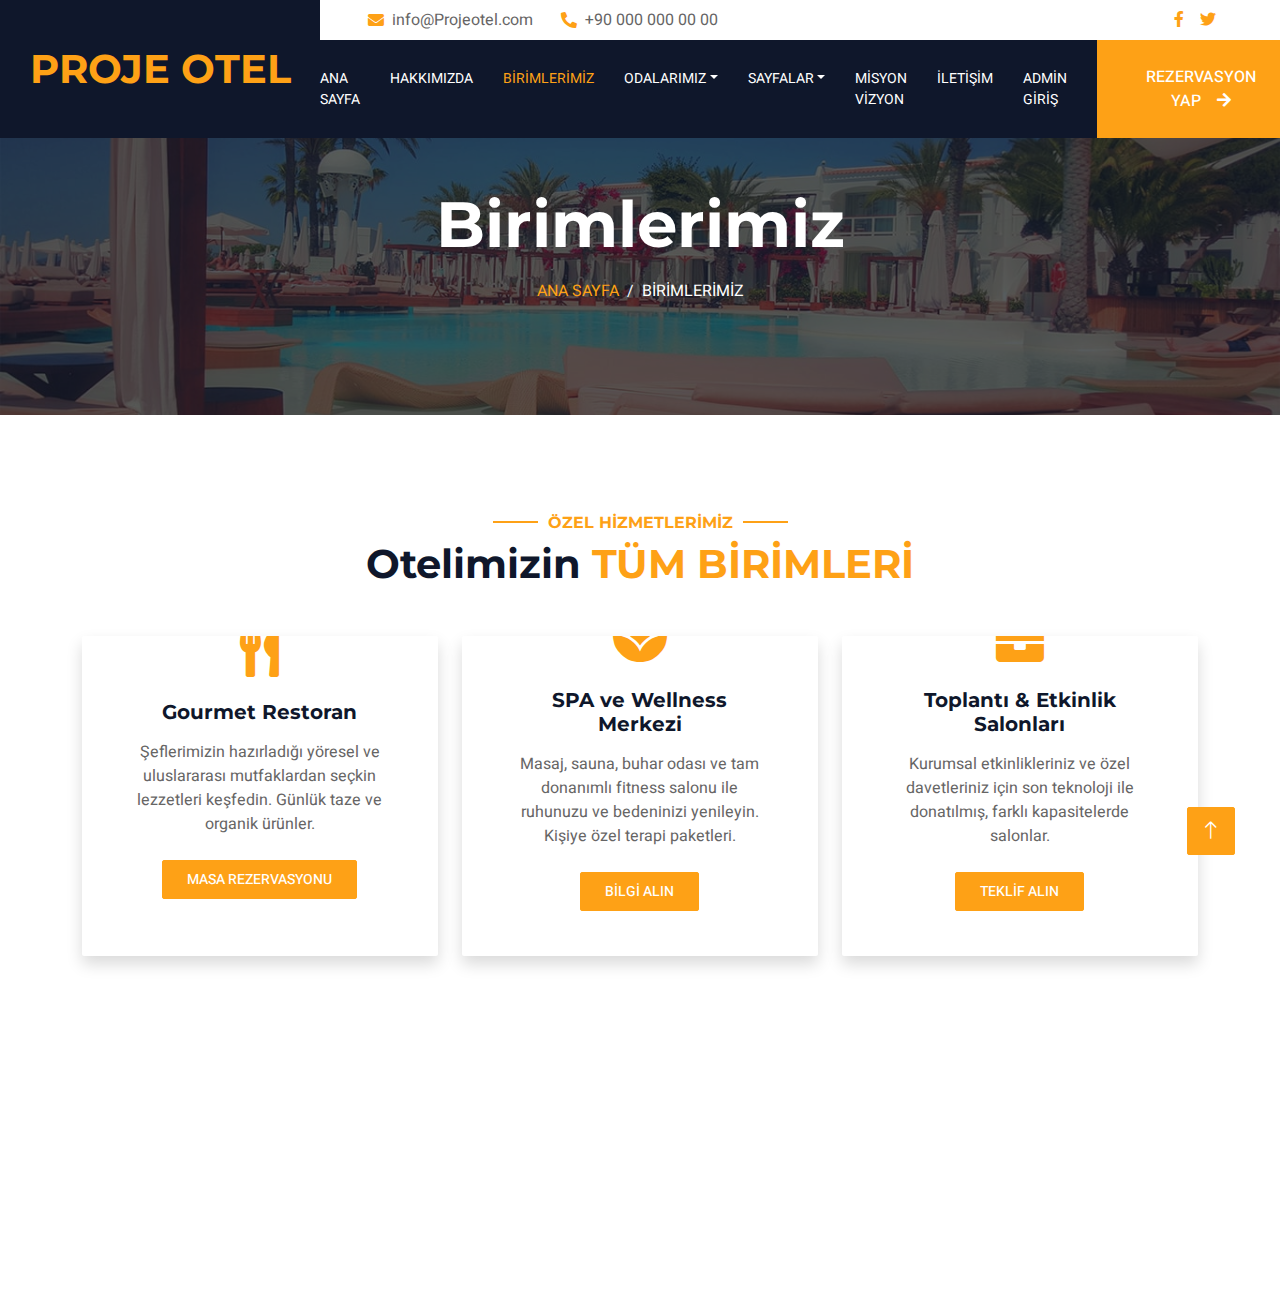
<file: service.html>
<!DOCTYPE html>
<html lang="tr">

<head>
    <meta charset="utf-8">
    <title>Birimlerimiz ve Hizmetler - Proje Otel</title>
    <meta content="width=device-width, initial-scale=1.0" name="viewport">
    <meta content="Proje Otel, Restoran, Spa, Etkinlik, Hizmetler" name="keywords">
    <meta content="Otelimizin tüm birimlerini ve sunduğu lüks hizmetleri keşfedin." name="description">

    <link href="img/favicon.ico" rel="icon">

    <link rel="preconnect" href="https://fonts.googleapis.com">
    <link rel="preconnect" href="https://fonts.gstatic.com" crossorigin>
    <link href="https://fonts.googleapis.com/css2?family=Heebo:wght@400;500;600;700&family=Montserrat:wght@400;500;600;700&display=swap" rel="stylesheet">  

    <link href="https://cdnjs.cloudflare.com/ajax/libs/font-awesome/5.10.0/css/all.min.css" rel="stylesheet">
    <link href="https://cdn.jsdelivr.net/npm/bootstrap-icons@1.4.1/font/bootstrap-icons.css" rel="stylesheet">

    <link href="lib/animate/animate.min.css" rel="stylesheet">
    <link href="lib/owlcarousel/assets/owl.carousel.min.css" rel="stylesheet">
    <link href="lib/tempusdominus/css/tempusdominus-bootstrap-4.min.css" rel="stylesheet" />

    <link href="css/bootstrap.min.css" rel="stylesheet">

    <link href="css/style.css" rel="stylesheet">
</head>

<body>
    <div class="container-xxl bg-white p-0">
        <div id="spinner" class="bg-white position-fixed translate-middle w-100 vh-100 top-50 start-50 d-flex align-items-center justify-content-center">
            <div class="spinner-border text-primary" style="width: 3rem; height: 3rem;" role="status">
                <span class="sr-only">Yükleniyor...</span>
            </div>
        </div>
        <div class="container-fluid bg-dark px-0">
            <div class="row gx-0">
                <div class="col-lg-3 bg-dark d-none d-lg-block">
                    <a href="index.html" class="navbar-brand w-100 h-100 m-0 p-0 d-flex align-items-center justify-content-center">
                        <h1 class="m-0 text-primary text-uppercase">Proje Otel</h1>
                    </a>
                </div>
                <div class="col-lg-9">
                    <div class="row gx-0 bg-white d-none d-lg-flex">
                        <div class="col-lg-7 px-5 text-start">
                            <div class="h-100 d-inline-flex align-items-center py-2 me-4">
                                <i class="fa fa-envelope text-primary me-2"></i>
                                <p class="mb-0">info@Projeotel.com</p>
                            </div>
                            <div class="h-100 d-inline-flex align-items-center py-2">
                                <i class="fa fa-phone-alt text-primary me-2"></i>
                                <p class="mb-0">+90 000 000 00 00</p>
                            </div>
                        </div>
                        <div class="col-lg-5 px-5 text-end">
                            <div class="d-inline-flex align-items-center py-2">
                                <a class="me-3" href=""><i class="fab fa-facebook-f"></i></a>
                                <a class="me-3" href=""><i class="fab fa-twitter"></i></a>
                            </div>
                        </div>
                    </div>
                    <nav class="navbar navbar-expand-lg bg-dark navbar-dark p-3 p-lg-0">
                        <a href="index.html" class="navbar-brand d-block d-lg-none">
                            <h1 class="m-0 text-primary text-uppercase">Proje Otel</h1>
                        </a>
                        <button type="button" class="navbar-toggler" data-bs-toggle="collapse" data-bs-target="#navbarCollapse">
                            <span class="navbar-toggler-icon"></span>
                        </button>
                        <div class="collapse navbar-collapse justify-content-between" id="navbarCollapse">
                            <div class="navbar-nav mr-auto py-0">
                                <a href="index.html" class="nav-item nav-link">Ana Sayfa</a>
                                <a href="about.html" class="nav-item nav-link">Hakkımızda</a>
                                
                                <a href="service.html" class="nav-item nav-link active">Birimlerimiz</a> 

                                <div class="nav-item dropdown">
                                    <a href="#" class="nav-link dropdown-toggle" data-bs-toggle="dropdown">Odalarımız</a>
                                    <div class="dropdown-menu rounded-0 m-0">
                                        <a href="room.html" class="dropdown-item">Tüm Odalar</a>
                                        <a href="room_suit.html" class="dropdown-item">Suit Oda</a>
                                        <a href="room_standart.html" class="dropdown-item">Standart Oda</a>
                                        <a href="room_family.html" class="dropdown-item">Aile Odası</a>
                                    </div>
                                </div>
                                <div class="nav-item dropdown">
                                    <a href="#" class="nav-link dropdown-toggle" data-bs-toggle="dropdown">Sayfalar</a>
                                    <div class="dropdown-menu rounded-0 m-0">
                                        
                                        <a href="sayilarla_otelimiz.html" class="dropdown-item">Sayılarla Otelimiz</a>
                                        <a href="tum_duyurular.html" class="dropdown-item">Tüm Duyurular</a>
                                    </div>
                                </div>
                                <a href="misyon_vizyon.html" class="nav-item nav-link">Misyon   Vizyon </a>
                                <a href="contact.html" class="nav-item nav-link">İletişim</a>
                                <a href="admin_duyuru_ekle.html" class="nav-item nav-link" target="_blank">Admin Giriş</a>
                            </div>
                            <a href="booking.html" class="btn btn-primary rounded-0 py-4 px-md-5 d-none d-lg-block">Rezervasyon Yap<i class="fa fa-arrow-right ms-3"></i></a>
                        </div>
                    </nav>
                </div>
            </div>
        </div>
        
        <div class="container-fluid page-header mb-5 p-0" style="background-image: url(img/carousel-2.jpg);">
            <div class="container-fluid page-header-inner py-5">
                <div class="container text-center pb-5">
                    <h1 class="display-3 text-white mb-3 animated slideInDown">Birimlerimiz</h1>
                    <nav aria-label="breadcrumb">
                        <ol class="breadcrumb justify-content-center text-uppercase">
                            <li class="breadcrumb-item"><a href="index.html">Ana Sayfa</a></li>
                            <li class="breadcrumb-item text-white active" aria-current="page">Birimlerimiz</li>
                        </ol>
                    </nav>
                </div>
            </div>
        </div>

        <div class="container-xxl py-5">
            <div class="container">
                <div class="text-center wow fadeInUp" data-wow-delay="0.1s">
                    <h6 class="section-title text-center text-primary text-uppercase">Özel Hizmetlerimiz</h6>
                    <h1 class="mb-5">Otelimizin <span class="text-primary text-uppercase">Tüm Birimleri</span></h1>
                </div>
                <div class="row g-4">
                    
                    <div class="col-lg-4 col-md-6 wow fadeInUp" data-wow-delay="0.1s">
                        <div class="service-item shadow rounded overflow-hidden">
                            <div class="position-relative">
                                
                                <i class="fa fa-utensils fa-3x text-primary position-absolute start-50 top-0 translate-middle" style="margin-top: -15px;"></i>
                            </div>
                            <div class="p-4 mt-2 text-center">
                                <h5 class="mb-3">Gourmet Restoran</h5>
                                <p class="text-body mb-4">Şeflerimizin hazırladığı yöresel ve uluslararası mutfaklardan seçkin lezzetleri keşfedin. Günlük taze ve organik ürünler.</p>
                                <a class="btn btn-sm btn-primary rounded py-2 px-4" href="booking.html">Masa Rezervasyonu</a>
                            </div>
                        </div>
                    </div>

                    <div class="col-lg-4 col-md-6 wow fadeInUp" data-wow-delay="0.3s">
                        <div class="service-item shadow rounded overflow-hidden">
                            <div class="position-relative">
                                <i class="fa fa-spa fa-3x text-primary position-absolute start-50 top-0 translate-middle" style="margin-top: -15px;"></i>
                            </div>
                            <div class="p-4 mt-2 text-center">
                                <h5 class="mb-3">SPA ve Wellness Merkezi</h5>
                                <p class="text-body mb-4">Masaj, sauna, buhar odası ve tam donanımlı fitness salonu ile ruhunuzu ve bedeninizi yenileyin. Kişiye özel terapi paketleri.</p>
                                <a class="btn btn-sm btn-primary rounded py-2 px-4" href="contact.html">Bilgi Alın</a>
                            </div>
                        </div>
                    </div>

                    <div class="col-lg-4 col-md-6 wow fadeInUp" data-wow-delay="0.5s">
                        <div class="service-item shadow rounded overflow-hidden">
                            <div class="position-relative">  
                                <i class="fa fa-briefcase fa-3x text-primary position-absolute start-50 top-0 translate-middle" style="margin-top: -15px;"></i>
                            </div>
                            <div class="p-4 mt-2 text-center">
                                <h5 class="mb-3">Toplantı & Etkinlik Salonları</h5>
                                <p class="text-body mb-4">Kurumsal etkinlikleriniz ve özel davetleriniz için son teknoloji ile donatılmış, farklı kapasitelerde salonlar.</p>
                                <a class="btn btn-sm btn-primary rounded py-2 px-4" href="contact.html">Teklif Alın</a>
                            </div>
                        </div>
                    </div>
                </div>
            </div>
        </div>
        <div class="container-fluid bg-dark text-light footer wow fadeIn" data-wow-delay="0.1s">
            <div class="container py-5">
                <div class="row g-5">
                    
                    <div class="col-lg-3 col-md-6">
                        <div class="bg-primary rounded p-4">
                            <a href="index.html"><h1 class="text-white text-uppercase mb-3">Proje Otel</h1></a>
                            <p class="text-white mb-0" style="font-size: 0.9rem;">
                                Proje Yazar Bilgisi <br>Yusuf Çelebi<br>231307036
                            </p>
                        </div>
                    </div>
                    
                    <div class="col-lg-3 col-md-6">
                        <h6 class="section-title text-start text-primary text-uppercase mb-4">İletişim</h6>
                        <p class="mb-2"><i class="fa fa-map-marker-alt me-3"></i>İzmit, Kocaeli, Türkiye</p>
                        <p class="mb-2"><i class="fa fa-phone-alt me-3"></i>+90 000 000 00 00</p>
                        <p class="mb-2"><i class="fa fa-envelope me-3"></i>info@Projeotel.com</p>
                        <div class="d-flex pt-2">
                            <a class="btn btn-outline-light btn-social" href=""><i class="fab fa-twitter"></i></a>
                            <a class="btn btn-outline-light btn-social" href=""><i class="fab fa-facebook-f"></i></a>
                        </div>
                    </div>
                    
                    <div class="col-lg-3 col-md-6">
                        <h6 class="section-title text-start text-primary text-uppercase mb-4">Şirket</h6>
                        <a class="btn btn-link" href="about.html">Hakkımızda</a>
                        <a class="btn btn-link" href="service.html">Birimlerimiz</a>
                        <a class="btn btn-link" href="misyon_vizyon.html">Misyon & Vizyon</a>
                        <a class="btn btn-link" href="tum_duyurular.html">Duyurular</a>
                        <a class="btn btn-link" href="contact.html">İletişim</a>
                    </div>
                    
                    <div class="col-lg-3 col-md-6">
                        <h6 class="section-title text-start text-primary text-uppercase mb-4">Hizmetler</h6>
                        <a class="btn btn-link" href="service.html">Yemek & Restoran</a>
                        <a class="btn btn-link" href="service.html">Spa & Fitness</a>
                        <a class="btn btn-link" href="service.html">Etkinlikler</a>
                        <a class="btn btn-link" href="booking.html">Online Rezervasyon</a>
                    </div>
                </div>
            </div>
            
            <div class="container">
                <div class="copyright">
                    <div class="row">
                        <div class="col-md-6 text-center text-md-start mb-3 mb-md-0">
                            &copy; <a class="border-bottom" href="#">Proje Otel</a>, Tüm Hakları Saklıdır. 
                        </div>
                        <div class="col-md-6 text-center text-md-end">
                            <div class="footer-menu">
                                <a href="index.html">Ana Sayfa</a>
                                <a href="contact.html">Yardım</a>
                            </div>
                        </div>
                    </div>
                </div>
            </div>
        </div>
        <a href="#" class="btn btn-lg btn-primary btn-lg-square back-to-top"><i class="bi bi-arrow-up"></i></a>
    </div>

    <script src="https://code.jquery.com/jquery-3.4.1.min.js"></script>
    <script src="https://cdn.jsdelivr.net/npm/bootstrap@5.0.0/dist/js/bootstrap.bundle.min.js"></script>
    <script src="lib/wow/wow.min.js"></script>
    <script src="lib/easing/easing.min.js"></script>
    <script src="lib/waypoints/waypoints.min.js"></script>
    <script src="lib/counterup/counterup.min.js"></script>
    <script src="lib/owlcarousel/owl.carousel.min.js"></script>
    <script src="lib/tempusdominus/js/moment.min.js"></script>
    <script src="lib/tempusdominus/js/moment-timezone.min.js"></script>
    <script src="lib/tempusdominus/js/tempusdominus-bootstrap-4.min.js"></script>

    <script src="js/main.js"></script>
</body>

</html>
</file>
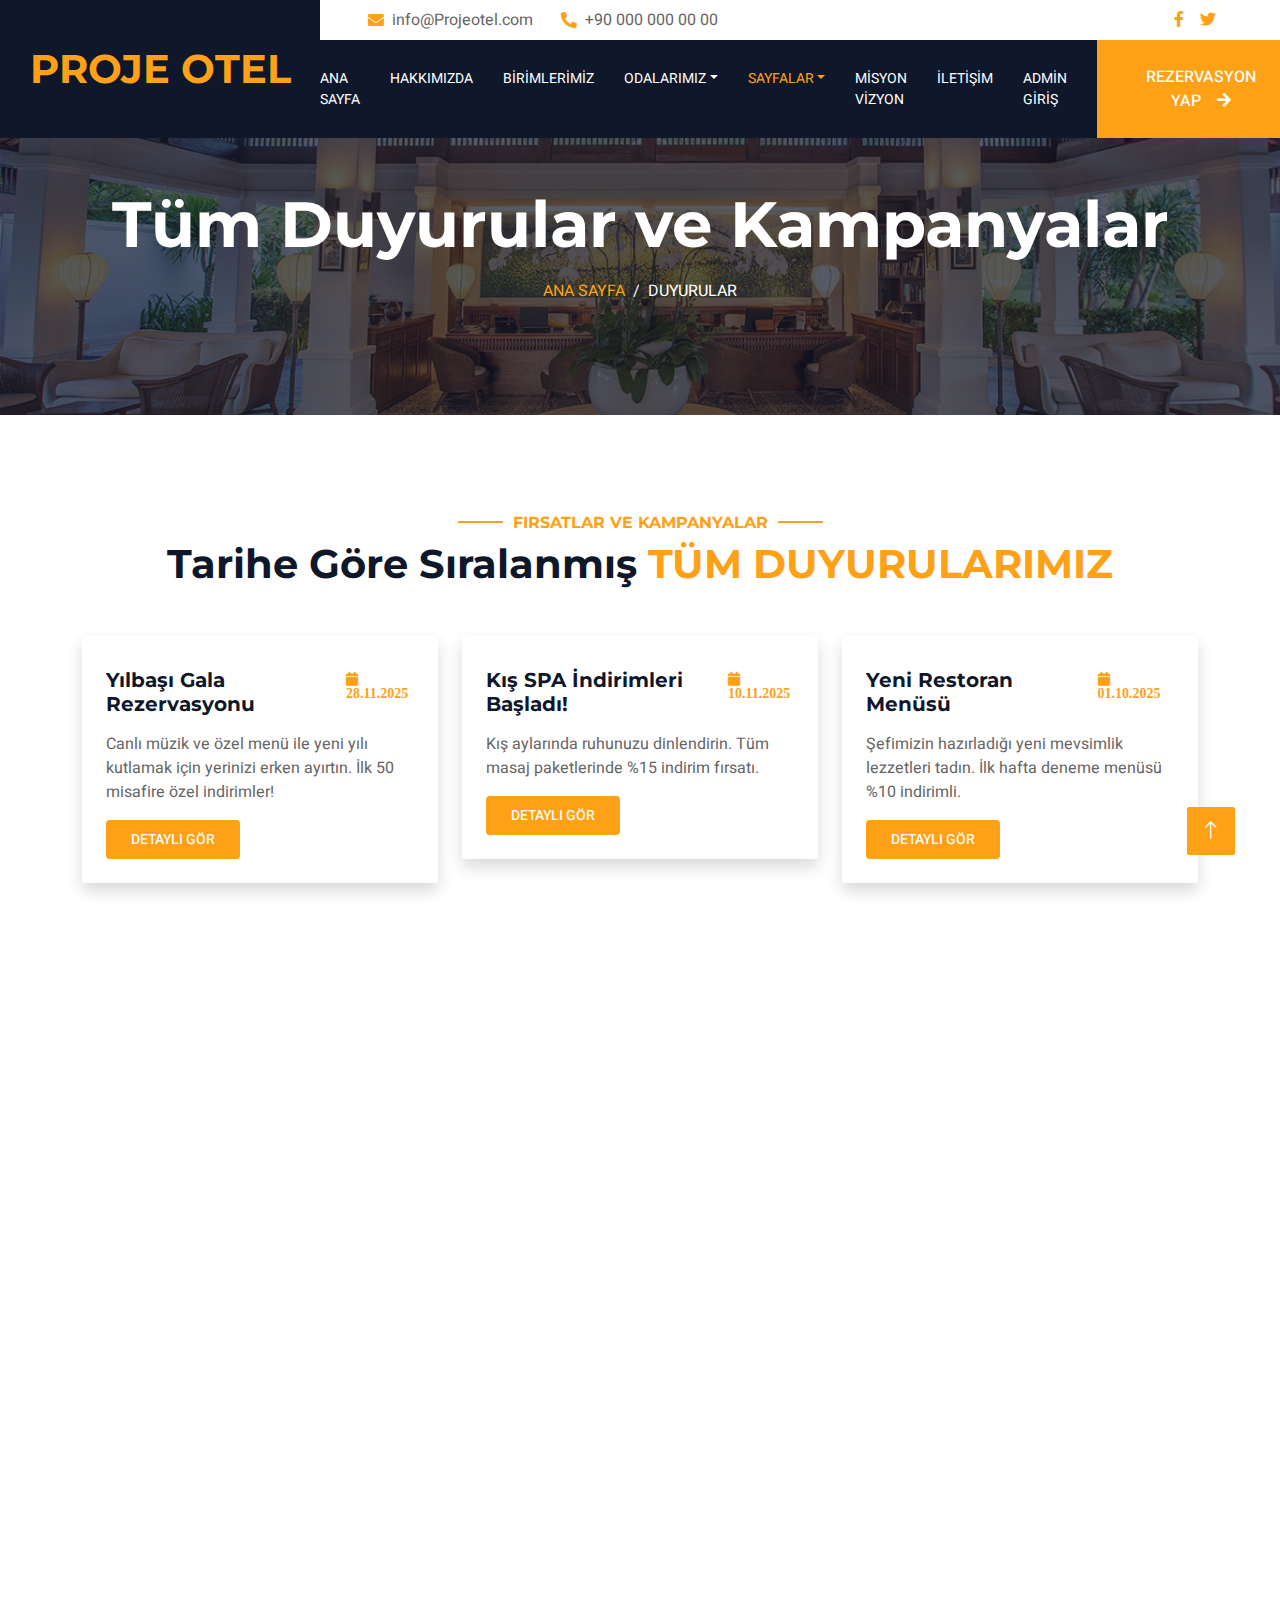
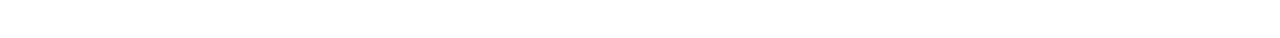
<file: tum_duyurular.html>
<!DOCTYPE html>
<html lang="tr">

<head>
    <meta charset="utf-8">
    <title>Tüm Duyurular - Proje Otel</title>
    <meta content="width=device-width, initial-scale=1.0" name="viewport">
    <meta content="Otel Duyuruları, Kampanyalar, Fırsatlar" name="keywords">
    <meta content="Proje Otel'in geçmiş ve güncel tüm duyurularının listelendiği sayfa." name="description">

    <link href="img/favicon.ico" rel="icon">
    <link rel="preconnect" href="https://fonts.googleapis.com">
    <link rel="preconnect" href="https://fonts.gstatic.com" crossorigin>
    <link href="https://fonts.googleapis.com/css2?family=Heebo:wght@400;500;600;700&family=Montserrat:wght@400;500;600;700&display=swap" rel="stylesheet">  

    <link href="https://cdnjs.cloudflare.com/ajax/libs/font-awesome/5.10.0/css/all.min.css" rel="stylesheet">
    <link href="https://cdn.jsdelivr.net/npm/bootstrap-icons@1.4.1/font/bootstrap-icons.css" rel="stylesheet">

    <link href="lib/animate/animate.min.css" rel="stylesheet">
    <link href="lib/owlcarousel/assets/owl.carousel.min.css" rel="stylesheet">
    <link href="lib/tempusdominus/css/tempusdominus-bootstrap-4.min.css" rel="stylesheet" />

    <link href="css/bootstrap.min.css" rel="stylesheet">

    <link href="css/style.css" rel="stylesheet">
</head>

<body>
    <div class="container-xxl bg-white p-0">
        <div id="spinner" class="bg-white position-fixed translate-middle w-100 vh-100 top-50 start-50 d-flex align-items-center justify-content-center">
            <div class="spinner-border text-primary" style="width: 3rem; height: 3rem;" role="status">
                <span class="sr-only">Yükleniyor...</span>
            </div>
        </div>
        <div class="container-fluid bg-dark px-0">
            <div class="row gx-0">
                <div class="col-lg-3 bg-dark d-none d-lg-block">
                    <a href="index.html" class="navbar-brand w-100 h-100 m-0 p-0 d-flex align-items-center justify-content-center">
                        <h1 class="m-0 text-primary text-uppercase">Proje Otel</h1>
                    </a>
                </div>
                <div class="col-lg-9">
                    <div class="row gx-0 bg-white d-none d-lg-flex">
                        <div class="col-lg-7 px-5 text-start">
                            <div class="h-100 d-inline-flex align-items-center py-2 me-4">
                                <i class="fa fa-envelope text-primary me-2"></i>
                                <p class="mb-0">info@Projeotel.com</p>
                            </div>
                            <div class="h-100 d-inline-flex align-items-center py-2">
                                <i class="fa fa-phone-alt text-primary me-2"></i>
                                <p class="mb-0">+90 000 000 00 00</p>
                            </div>
                        </div>
                        <div class="col-lg-5 px-5 text-end">
                            <div class="d-inline-flex align-items-center py-2">
                                <a class="me-3" href=""><i class="fab fa-facebook-f"></i></a>
                                <a class="me-3" href=""><i class="fab fa-twitter"></i></a>
                            </div>
                        </div>
                    </div>
                    <nav class="navbar navbar-expand-lg bg-dark navbar-dark p-3 p-lg-0">
                        <a href="index.html" class="navbar-brand d-block d-lg-none">
                            <h1 class="m-0 text-primary text-uppercase">Proje Otel</h1>
                        </a>
                        <button type="button" class="navbar-toggler" data-bs-toggle="collapse" data-bs-target="#navbarCollapse">
                            <span class="navbar-toggler-icon"></span>
                        </button>
                        <div class="collapse navbar-collapse justify-content-between" id="navbarCollapse">
                            <div class="navbar-nav mr-auto py-0">
                                <a href="index.html" class="nav-item nav-link">Ana Sayfa</a>
                                <a href="about.html" class="nav-item nav-link">Hakkımızda</a>
                                <a href="service.html" class="nav-item nav-link">Birimlerimiz</a>
                                <div class="nav-item dropdown">
                                    <a href="#" class="nav-link dropdown-toggle" data-bs-toggle="dropdown">Odalarımız</a>
                                    <div class="dropdown-menu rounded-0 m-0">
                                        <a href="room.html" class="dropdown-item">Tüm Odalar</a>
                                        <a href="room_suit.html" class="dropdown-item">Suit Oda</a>
                                        <a href="room_standart.html" class="dropdown-item">Standart Oda</a>
                                        <a href="room_family.html" class="dropdown-item">Aile Odası</a>
                                    </div>
                                </div>
                                <div class="nav-item dropdown">
                                    <a href="#" class="nav-link dropdown-toggle active" data-bs-toggle="dropdown">Sayfalar</a>
                                    <div class="dropdown-menu rounded-0 m-0">
                                        
                                        <a href="sayilarla_otelimiz.html" class="dropdown-item">Sayılarla Otelimiz</a>
                                        <a href="tum_duyurular.html" class="dropdown-item active">Tüm Duyurular</a>
                                    </div>
                                </div>
                                <a href="misyon_vizyon.html" class="nav-item nav-link">Misyon   Vizyon </a>
                                <a href="contact.html" class="nav-item nav-link">İletişim</a>
                                <a href="admin_duyuru_ekle.html" class="nav-item nav-link" target="_blank">Admin Giriş</a>
                            </div>
                            <a href="booking.html" class="btn btn-primary rounded-0 py-4 px-md-5 d-none d-lg-block">Rezervasyon Yap<i class="fa fa-arrow-right ms-3"></i></a>
                        </div>
                    </nav>
                </div>
            </div>
        </div>
        <div class="container-fluid page-header mb-5 p-0" style="background-image: url(img/carousel-1.jpg);">
            <div class="container-fluid page-header-inner py-5">
                <div class="container text-center pb-5">
                    <h1 class="display-3 text-white mb-3 animated slideInDown">Tüm Duyurular ve Kampanyalar</h1>
                    <nav aria-label="breadcrumb">
                        <ol class="breadcrumb justify-content-center text-uppercase">
                            <li class="breadcrumb-item"><a href="index.html">Ana Sayfa</a></li>
                            <li class="breadcrumb-item text-white active" aria-current="page">Duyurular</li>
                        </ol>
                    </nav>
                </div>
            </div>
        </div>
        <div class="container-xxl py-5">
            <div class="container">
                <div class="text-center wow fadeInUp" data-wow-delay="0.1s">
                    <h6 class="section-title text-center text-primary text-uppercase">Fırsatlar ve Kampanyalar</h6>
                    <h1 class="mb-5">Tarihe Göre Sıralanmış <span class="text-primary text-uppercase">Tüm Duyurularımız</span></h1>
                </div>

                <div class="row g-4 justify-content-center mb-4">
                    
                    <div class="col-lg-4 col-md-6 wow fadeInUp" data-wow-delay="0.1s">
                        <div class="room-item shadow rounded overflow-hidden">
                            <div class="p-4 mt-2">
                                <div class="d-flex justify-content-between mb-3">
                                    <h5 class="mb-0">Yılbaşı Gala Rezervasyonu</h5>
                                    <small class="fa fa-calendar text-primary pt-1"> 28.11.2025</small>
                                </div>
                                <p class="text-body mb-3">Canlı müzik ve özel menü ile yeni yılı kutlamak için yerinizi erken ayırtın. İlk 50 misafire özel indirimler!</p>
                                <a href="#" class="btn btn-sm btn-primary py-2 px-4" data-bs-toggle="modal" data-bs-target="#duyuruModal1">Detaylı Gör</a>
                            </div>
                        </div>
                    </div>
                    
                    <div class="col-lg-4 col-md-6 wow fadeInUp" data-wow-delay="0.3s">
                        <div class="room-item shadow rounded overflow-hidden">
                            <div class="p-4 mt-2">
                                <div class="d-flex justify-content-between mb-3">
                                    <h5 class="mb-0">Kış SPA İndirimleri Başladı!</h5>
                                    <small class="fa fa-calendar text-primary pt-1"> 10.11.2025</small>
                                </div>
                                <p class="text-body mb-3">Kış aylarında ruhunuzu dinlendirin. Tüm masaj paketlerinde %15 indirim fırsatı.</p>
                                <a href="#" class="btn btn-sm btn-primary py-2 px-4" data-bs-toggle="modal" data-bs-target="#duyuruModal2">Detaylı Gör</a>
                            </div>
                        </div>
                    </div>
                    
                    <div class="col-lg-4 col-md-6 wow fadeInUp" data-wow-delay="0.5s">
                        <div class="room-item shadow rounded overflow-hidden">
                            <div class="p-4 mt-2">
                                <div class="d-flex justify-content-between mb-3">
                                    <h5 class="mb-0">Yeni Restoran Menüsü</h5>
                                    <small class="fa fa-calendar text-primary pt-1"> 01.10.2025</small>
                                </div>
                                <p class="text-body mb-3">Şefimizin hazırladığı yeni mevsimlik lezzetleri tadın. İlk hafta deneme menüsü %10 indirimli.</p>
                                <a href="#" class="btn btn-sm btn-primary py-2 px-4" data-bs-toggle="modal" data-bs-target="#duyuruModal3">Detaylı Gör</a>
                            </div>
                        </div>
                    </div>
                </div>
                
                <div class="row g-4 justify-content-center"> 
                    <div class="col-lg-4 col-md-6 wow fadeInUp" data-wow-delay="0.7s">
                        <div class="room-item shadow rounded overflow-hidden">
                            <div class="p-4 mt-2">
                                <div class="d-flex justify-content-between mb-3">
                                    <h5 class="mb-0">Kocaeli Üniversitesi Öğrencilerine Özel Fırsat</h5>
                                    <small class="fa fa-calendar text-primary pt-1"> 05.09.2025</small>
                                </div>
                                <p class="text-body mb-3">Kocaeli Üniversitesi öğrencisi veya personeli misafirlerimiz için %10 ek indirim fırsatı.</p>
                                <a href="#" class="btn btn-sm btn-primary py-2 px-4" data-bs-toggle="modal" data-bs-target="#duyuruModal4">Detaylı Gör</a>
                            </div>
                        </div>
                    </div>

                    <div class="col-lg-4 col-md-6 wow fadeInUp" data-wow-delay="0.9s">
                        <div class="room-item shadow rounded overflow-hidden">
                            <div class="p-4 mt-2">
                                <div class="d-flex justify-content-between mb-3">
                                    <h5 class="mb-0">Yıl Dönümü Kutlaması Kampanyası</h5>
                                    <small class="fa fa-calendar text-primary pt-1"> 15.08.2025</small>
                                </div>
                                <p class="text-body mb-3">Evlilik veya tanışma yıl dönümünüz için özel oda süslemesi ve ücretsiz şarap ikramı kampanyası.</p>
                                <a href="#" class="btn btn-sm btn-primary py-2 px-4" data-bs-toggle="modal" data-bs-target="#duyuruModal5">Detaylı Gör</a>
                            </div>
                        </div>
                    </div>
                </div>
                
                <div class="col-12 text-center mt-5 wow fadeInUp" data-wow-delay="0.9s">
                    <nav aria-label="Duyuru Sayfaları">
                        <ul class="pagination justify-content-center">
                            <li class="page-item disabled">
                                <a class="page-link" href="#" tabindex="-1">Önceki</a>
                            </li>
                            <li class="page-item active"><a class="page-link" href="#">1</a></li>
                            <li class="page-item"><a class="page-link" href="#">2</a></li>
                            <li class="page-item">
                                <a class="page-link" href="#">Sonraki</a>
                            </li>
                        </ul>
                    </nav>
                </div>
                
            </div>
        </div>
        <div class="container-fluid bg-dark text-light footer wow fadeIn py-5 my-0" data-wow-delay="0.1s">
            <div class="container py-5">
                <div class="row g-5">
                    
                    <div class="col-lg-3 col-md-6">
                        <div class="bg-primary rounded p-4">
                            <a href="index.html"><h1 class="text-white text-uppercase mb-3">Proje Otel</h1></a>
                            <p class="text-white mb-0" style="font-size: 0.9rem;">
                                Proje Yazar Bilgisi: <br>Yusuf Çelebi<br>231307036
                            </p>
                        </div>
                    </div>
                    
                    <div class="col-lg-3 col-md-6">
                        <h6 class="section-title text-start text-primary text-uppercase mb-4">İletişim</h6>
                        <p class="mb-2"><i class="fa fa-map-marker-alt me-3"></i>İzmit, Kocaeli, Türkiye</p>
                        <p class="mb-2"><i class="fa fa-phone-alt me-3"></i>+90 000 000 00 00</p>
                        <p class="mb-2"><i class="fa fa-envelope me-3"></i>info@Projeotel.com</p>
                        <div class="d-flex pt-2">
                            <a class="btn btn-outline-light btn-social" href=""><i class="fab fa-twitter"></i></a>
                            <a class="btn btn-outline-light btn-social" href=""><i class="fab fa-facebook-f"></i></a>
                        </div>
                    </div>
                    
                    <div class="col-lg-3 col-md-6">
                        <h6 class="section-title text-start text-primary text-uppercase mb-4">Şirket</h6>
                        <a class="btn btn-link" href="about.html">Hakkımızda</a>
                        <a class="btn btn-link" href="service.html">Birimlerimiz</a>
                        <a class="btn btn-link" href="misyon_vizyon.html">Misyon & Vizyon</a>
                        <a class="btn btn-link" href="tum_duyurular.html">Duyurular</a>
                        <a class="btn btn-link" href="contact.html">İletişim</a>
                    </div>
                    
                    <div class="col-lg-3 col-md-6">
                        <h6 class="section-title text-start text-primary text-uppercase mb-4">Hizmetler</h6>
                        <a class="btn btn-link" href="service.html">Yemek & Restoran</a>
                        <a class="btn btn-link" href="service.html">Spa & Fitness</a>
                        <a class="btn btn-link" href="service.html">Etkinlikler</a>
                        <a class="btn btn-link" href="booking.html">Online Rezervasyon</a>
                    </div>
                </div>
            </div>
            
            <div class="container">
                <div class="copyright">
                    <div class="row">
                        <div class="col-md-6 text-center text-md-start mb-3 mb-md-0">
                            &copy; <a class="border-bottom" href="#">Proje Otel</a>, Tüm Hakları Saklıdır. 
                        </div>
                        <div class="col-md-6 text-center text-md-end">
                            <div class="footer-menu">
                                <a href="index.html">Ana Sayfa</a>
                                <a href="contact.html">Yardım</a>
                            </div>
                        </div>
                    </div>
                </div>
            </div>
        </div>
        <div class="modal fade" id="duyuruModal1" tabindex="-1" aria-labelledby="duyuruModal1Label" aria-hidden="true">
            <div class="modal-dialog modal-dialog-centered modal-lg">
                <div class="modal-content">
                    <div class="modal-header">
                        <h5 class="modal-title text-primary" id="duyuruModal1Label">Yılbaşı Gala Rezervasyonu Detayları</h5>
                        <button type="button" class="btn-close" data-bs-dismiss="modal" aria-label="Close"></button>
                    </div>
                    <div class="modal-body">
                        <h6>Gecenin Programı</h6>
                        <p>Yılbaşı gecesi programımız saat 20:00'de kokteyl ile başlayacak, 21:30'da Ana Salon'da Canlı Orkestra eşliğinde devam edecektir. Gece boyunca sürpriz gösteriler ve çekilişler yapılacaktır.</p>
                        <p><strong>Fiyatlandırma:</strong> Kişi başı 1200 TL (Yemek ve sınırsız yerli içecek dahil).</p>
                        <hr>
                        <h6>Eklenebilir Dosya Simülasyonu (İçerik Yönetim Mantığı)</h6>
                        <p>Menü: <a href="#" target="_blank"><i class="fa fa-file-pdf text-danger me-1"></i> Yılbaşı Özel Menüsü (PDF)</a></p>
                        <p>Görsel: <a href="#" target="_blank"><i class="fa fa-image text-success me-1"></i> Gala Afişi</a></p>
                    </div>
                    <div class="modal-footer">
                        <button type="button" class="btn btn-secondary" data-bs-dismiss="modal">Kapat</button>
                        <a href="booking.html" class="btn btn-primary">Rezervasyon Yap</a>
                    </div>
                </div>
            </div>
        </div>
        
        <div class="modal fade" id="duyuruModal2" tabindex="-1" aria-labelledby="duyuruModal2Label" aria-hidden="true">
            <div class="modal-dialog modal-dialog-centered modal-lg">
                <div class="modal-content">
                    <div class="modal-header">
                        <h5 class="modal-title text-primary" id="duyuruModal2Label">Kış SPA İndirimleri Detayları</h5>
                        <button type="button" class="btn-close" data-bs-dismiss="modal" aria-label="Close"></button>
                    </div>
                    <div class="modal-body">
                        <h6>Kampanya Koşulları</h6>
                        <p>Kış dönemi (Aralık-Şubat) boyunca geçerli olan bu indirim tüm masaj ve cilt bakımı paketlerinde geçerlidir. Hafta sonu %10, hafta içi %15 indirim uygulanır.</p>
                        <hr>
                        <h6>Eklenebilir Dosya Simülasyonu</h6>
                        <p>Belge: <a href="#" target="_blank"><i class="fa fa-file-word text-info me-1"></i> Kampanya Şartnamesi (Word)</a></p>
                    </div>
                    <div class="modal-footer">
                        <button type="button" class="btn btn-secondary" data-bs-dismiss="modal">Kapat</button>
                    </div>
                </div>
            </div>
        </div>
        
        <div class="modal fade" id="duyuruModal3" tabindex="-1" aria-labelledby="duyuruModal3Label" aria-hidden="true">
            <div class="modal-dialog modal-dialog-centered modal-lg">
                <div class="modal-content">
                    <div class="modal-header">
                        <h5 class="modal-title text-primary" id="duyuruModal3Label">Yeni Restoran Menüsü Detayları</h5>
                        <button type="button" class="btn-close" data-bs-dismiss="modal" aria-label="Close"></button>
                    </div>
                    <div class="modal-body">
                        <p>Yeni menümüz, Şef Ahmet Kaya'nın imzasını taşıyan yöresel ve modern lezzetleri bir araya getiriyor. İlk haftaya özel deneme menüsü fırsatını kaçırmayın.</p>
                    </div>
                    <div class="modal-footer">
                        <button type="button" class="btn btn-secondary" data-bs-dismiss="modal">Kapat</button>
                    </div>
                </div>
            </div>
        </div>

        <div class="modal fade" id="duyuruModal4" tabindex="-1" aria-labelledby="duyuruModal4Label" aria-hidden="true">
            <div class="modal-dialog modal-dialog-centered modal-lg">
                <div class="modal-content">
                    <div class="modal-header">
                        <h5 class="modal-title text-primary" id="duyuruModal4Label">Kocaeli Üniversitesi Öğrenci İndirimi Detayları</h5>
                        <button type="button" class="btn-close" data-bs-dismiss="modal" aria-label="Close"></button>
                    </div>
                    <div class="modal-body">
                        <h6>Kampanya Koşulları</h6>
                        <p>Bu özel indirimden faydalanmak için, check-in sırasında geçerli öğrenci veya personel kimlik kartının ibraz edilmesi zorunludur. İndirim sadece oda konaklama ücreti üzerinden hesaplanır.</p>
                        <hr>
                        <h6>Eklenebilir Dosya Simülasyonu</h6>
                        <p>Belge: <a href="#" target="_blank"><i class="fa fa-file-pdf text-danger me-1"></i> Kampanya Detayları (PDF)</a></p>
                    </div>
                    <div class="modal-footer">
                        <button type="button" class="btn btn-secondary" data-bs-dismiss="modal">Kapat</button>
                        <a href="contact.html" class="btn btn-primary">Bilgi Alın</a>
                    </div>
                </div>
            </div>
        </div>

        <div class="modal fade" id="duyuruModal5" tabindex="-1" aria-labelledby="duyuruModal5Label" aria-hidden="true">
            <div class="modal-dialog modal-dialog-centered modal-lg">
                <div class="modal-content">
                    <div class="modal-header">
                        <h5 class="modal-title text-primary" id="duyuruModal5Label">Yıl Dönümü Kutlaması Kampanyası Detayları</h5>
                        <button type="button" class="btn-close" data-bs-dismiss="modal" aria-label="Close"></button>
                    </div>
                    <div class="modal-body">
                        <h6>Hizmet Detayları</h6>
                        <p>Evlilik veya tanışma yıl dönümünü otelimizde kutlayan misafirlerimize, özel bir karşılama, oda süslemesi ve yöresel şarap ikramı ücretsizdir. Rezervasyon notuna özel taleplerinizi ekleyebilirsiniz.</p>
                        <hr>
                        <h6>Eklenebilir Dosya Simülasyonu</h6>
                        <p>Görsel: <a href="#" target="_blank"><i class="fa fa-image text-success me-1"></i> Oda Süslemesi Örnekleri</a></p>
                    </div>
                    <div class="modal-footer">
                        <button type="button" class="btn btn-secondary" data-bs-dismiss="modal">Kapat</button>
                        <a href="booking.html" class="btn btn-primary">Rezervasyon Yap</a>
                    </div>
                </div>
            </div>
        </div>
        
        
        <a href="#" class="btn btn-lg btn-primary btn-lg-square back-to-top"><i class="bi bi-arrow-up"></i></a>
    </div>

    <script src="https://code.jquery.com/jquery-3.4.1.min.js"></script>
    <script src="https://cdn.jsdelivr.net/npm/bootstrap@5.0.0/dist/js/bootstrap.bundle.min.js"></script>
    <script src="lib/wow/wow.min.js"></script>
    <script src="lib/easing/easing.min.js"></script>
    <script src="lib/waypoints/waypoints.min.js"></script>
    <script src="lib/counterup/counterup.min.js"></script>
    <script src="lib/owlcarousel/owl.carousel.min.js"></script>
    <script src="lib/tempusdominus/js/moment.min.js"></script>
    <script src="lib/tempusdominus/js/moment-timezone.min.js"></script>
    <script src="lib/tempusdominus/js/tempusdominus-bootstrap-4.min.js"></script>

    <script src="js/main.js"></script>
</body>

</html>
</file>
<file: css/style.css>
/********** Template CSS **********/
:root {
    --primary: #FEA116;
    --light: #F1F8FF;
    --dark: #0F172B;
}

.fw-medium {
    font-weight: 500 !important;
}

.fw-semi-bold {
    font-weight: 600 !important;
}

.back-to-top {
    position: fixed;
    display: none;
    right: 45px;
    bottom: 45px;
    z-index: 99;
}


/*** Spinner ***/
#spinner {
    opacity: 0;
    visibility: hidden;
    transition: opacity .5s ease-out, visibility 0s linear .5s;
    z-index: 99999;
}

#spinner.show {
    transition: opacity .5s ease-out, visibility 0s linear 0s;
    visibility: visible;
    opacity: 1;
}


/*** Button ***/
.btn {
    font-weight: 500;
    text-transform: uppercase;
    transition: .5s;
}

.btn.btn-primary,
.btn.btn-secondary {
    color: #FFFFFF;
}

.btn-square {
    width: 38px;
    height: 38px;
}

.btn-sm-square {
    width: 32px;
    height: 32px;
}

.btn-lg-square {
    width: 48px;
    height: 48px;
}

.btn-square,
.btn-sm-square,
.btn-lg-square {
    padding: 0;
    display: flex;
    align-items: center;
    justify-content: center;
    font-weight: normal;
    border-radius: 2px;
}


/*** Navbar ***/
.navbar-dark .navbar-nav .nav-link {
    margin-right: 30px;
    padding: 25px 0;
    color: #FFFFFF;
    font-size: 14px;
    text-transform: uppercase;
    outline: none;
}

.navbar-dark .navbar-nav .nav-link:hover,
.navbar-dark .navbar-nav .nav-link.active {
    color: var(--primary);
}

@media (max-width: 991.98px) {
    .navbar-dark .navbar-nav .nav-link  {
        margin-right: 0;
        padding: 10px 0;
    }
}


/*** Header ***/
.carousel-caption {
    top: 0;
    left: 0;
    right: 0;
    bottom: 0;
    background: rgba(15, 23, 43, .7);
    z-index: 1;
}

.carousel-control-prev,
.carousel-control-next {
    width: 10%;
}

.carousel-control-prev-icon,
.carousel-control-next-icon {
    width: 3rem;
    height: 3rem;
}

@media (max-width: 768px) {
    #header-carousel .carousel-item {
        position: relative;
        min-height: 450px;
    }
    
    #header-carousel .carousel-item img {
        position: absolute;
        width: 100%;
        height: 100%;
        object-fit: cover;
    }
}

.page-header {
    background-position: center center;
    background-repeat: no-repeat;
    background-size: cover;
}

.page-header-inner {
    background: rgba(15, 23, 43, .7);
}

.breadcrumb-item + .breadcrumb-item::before {
    color: var(--light);
}

.booking {
    position: relative;
    margin-top: -100px !important;
    z-index: 1;
}


/*** Section Title ***/
.section-title {
    position: relative;
    display: inline-block;
}

.section-title::before {
    position: absolute;
    content: "";
    width: 45px;
    height: 2px;
    top: 50%;
    left: -55px;
    margin-top: -1px;
    background: var(--primary);
}

.section-title::after {
    position: absolute;
    content: "";
    width: 45px;
    height: 2px;
    top: 50%;
    right: -55px;
    margin-top: -1px;
    background: var(--primary);
}

.section-title.text-start::before,
.section-title.text-end::after {
    display: none;
}


/*** Service ***/
.service-item {
    height: 320px;
    padding: 30px;
    display: flex;
    flex-direction: column;
    justify-content: center;
    text-align: center;
    background: #FFFFFF;
    box-shadow: 0 0 45px rgba(0, 0, 0, .08);
    transition: .5s;
}

.service-item:hover {
    background: var(--primary);
}

.service-item .service-icon {
    margin: 0 auto 30px auto;
    width: 65px;
    height: 65px;
    transition: .5s;
}

.service-item i,
.service-item h5,
.service-item p {
    transition: .5s;
}

.service-item:hover i,
.service-item:hover h5,
.service-item:hover p {
    color: #FFFFFF !important;
}


/*** Youtube Video ***/
.video {
    position: relative;
    height: 100%;
    min-height: 500px;
    background: linear-gradient(rgba(15, 23, 43, .1), rgba(15, 23, 43, .1)), url(../img/video.jpg);
    background-position: center center;
    background-repeat: no-repeat;
    background-size: cover;
}

.video .btn-play {
    position: absolute;
    z-index: 3;
    top: 50%;
    left: 50%;
    transform: translateX(-50%) translateY(-50%);
    box-sizing: content-box;
    display: block;
    width: 32px;
    height: 44px;
    border-radius: 50%;
    border: none;
    outline: none;
    padding: 18px 20px 18px 28px;
}

.video .btn-play:before {
    content: "";
    position: absolute;
    z-index: 0;
    left: 50%;
    top: 50%;
    transform: translateX(-50%) translateY(-50%);
    display: block;
    width: 100px;
    height: 100px;
    background: var(--primary);
    border-radius: 50%;
    animation: pulse-border 1500ms ease-out infinite;
}

.video .btn-play:after {
    content: "";
    position: absolute;
    z-index: 1;
    left: 50%;
    top: 50%;
    transform: translateX(-50%) translateY(-50%);
    display: block;
    width: 100px;
    height: 100px;
    background: var(--primary);
    border-radius: 50%;
    transition: all 200ms;
}

.video .btn-play img {
    position: relative;
    z-index: 3;
    max-width: 100%;
    width: auto;
    height: auto;
}

.video .btn-play span {
    display: block;
    position: relative;
    z-index: 3;
    width: 0;
    height: 0;
    border-left: 32px solid var(--dark);
    border-top: 22px solid transparent;
    border-bottom: 22px solid transparent;
}

@keyframes pulse-border {
    0% {
        transform: translateX(-50%) translateY(-50%) translateZ(0) scale(1);
        opacity: 1;
    }

    100% {
        transform: translateX(-50%) translateY(-50%) translateZ(0) scale(1.5);
        opacity: 0;
    }
}

#videoModal {
    z-index: 99999;
}

#videoModal .modal-dialog {
    position: relative;
    max-width: 800px;
    margin: 60px auto 0 auto;
}

#videoModal .modal-body {
    position: relative;
    padding: 0px;
}

#videoModal .close {
    position: absolute;
    width: 30px;
    height: 30px;
    right: 0px;
    top: -30px;
    z-index: 999;
    font-size: 30px;
    font-weight: normal;
    color: #FFFFFF;
    background: #000000;
    opacity: 1;
}


/*** Testimonial ***/
.testimonial {
    background: linear-gradient(rgba(15, 23, 43, .7), rgba(15, 23, 43, .7)), url(../img/carousel-2.jpg);
    background-position: center center;
    background-repeat: no-repeat;
    background-size: cover;
}

.testimonial-carousel {
    padding-left: 65px;
    padding-right: 65px;
}

.testimonial-carousel .testimonial-item {
    padding: 30px;
}

.testimonial-carousel .owl-nav {
    position: absolute;
    width: 100%;
    height: 40px;
    top: calc(50% - 20px);
    left: 0;
    display: flex;
    justify-content: space-between;
    z-index: 1;
}

.testimonial-carousel .owl-nav .owl-prev,
.testimonial-carousel .owl-nav .owl-next {
    position: relative;
    width: 40px;
    height: 40px;
    display: flex;
    align-items: center;
    justify-content: center;
    color: #FFFFFF;
    background: var(--primary);
    border-radius: 2px;
    font-size: 18px;
    transition: .5s;
}

.testimonial-carousel .owl-nav .owl-prev:hover,
.testimonial-carousel .owl-nav .owl-next:hover {
    color: var(--primary);
    background: #FFFFFF;
}


/*** Team ***/
.team-item,
.team-item .bg-primary,
.team-item .bg-primary i {
    transition: .5s;
}

.team-item:hover {
    border-color: var(--secondary) !important;
}

.team-item:hover .bg-primary {
    background: var(--secondary) !important;
}

.team-item:hover .bg-primary i {
    color: var(--secondary) !important;
}


/*** Footer ***/
.newsletter {
    position: relative;
    z-index: 1;
}

.footer {
    position: relative;
    margin-top: -110px;
    padding-top: 180px;
}

.footer .btn.btn-social {
    margin-right: 5px;
    width: 35px;
    height: 35px;
    display: flex;
    align-items: center;
    justify-content: center;
    color: var(--light);
    border: 1px solid #FFFFFF;
    border-radius: 35px;
    transition: .3s;
}

.footer .btn.btn-social:hover {
    color: var(--primary);
}

.footer .btn.btn-link {
    display: block;
    margin-bottom: 5px;
    padding: 0;
    text-align: left;
    color: #FFFFFF;
    font-size: 15px;
    font-weight: normal;
    text-transform: capitalize;
    transition: .3s;
}

.footer .btn.btn-link::before {
    position: relative;
    content: "\f105";
    font-family: "Font Awesome 5 Free";
    font-weight: 900;
    margin-right: 10px;
}

.footer .btn.btn-link:hover {
    letter-spacing: 1px;
    box-shadow: none;
}

.footer .copyright {
    padding: 25px 0;
    font-size: 15px;
    border-top: 1px solid rgba(256, 256, 256, .1);
}

.footer .copyright a {
    color: var(--light);
}

.footer .footer-menu a {
    margin-right: 15px;
    padding-right: 15px;
    border-right: 1px solid rgba(255, 255, 255, .3);
}

.footer .footer-menu a:last-child {
    margin-right: 0;
    padding-right: 0;
    border-right: none;
}
.footer {
    padding-top: 20px !important;
    padding-bottom: 10px !important;
}

.footer .container {
    padding-top: 0 !important;
    padding-bottom: 0 !important;
}

.footer .row {
    margin-bottom: 0 !important;
}

.footer .bg-primary {
    padding: 15px !important;
}
/* FOOTER İÇERİĞİ KAPATMASIN, SAYFAYLA BİRLİKTE AŞAĞI INSIN */
.footer {
    position: static !important;   /* fixed / absolute ne varsa iptal */
    bottom: auto !important;
    left: auto !important;
    right: auto !important;
    margin-top: 0 !important;
    padding-top: 20px !important;
    padding-bottom: 10px !important;
}
</file>
